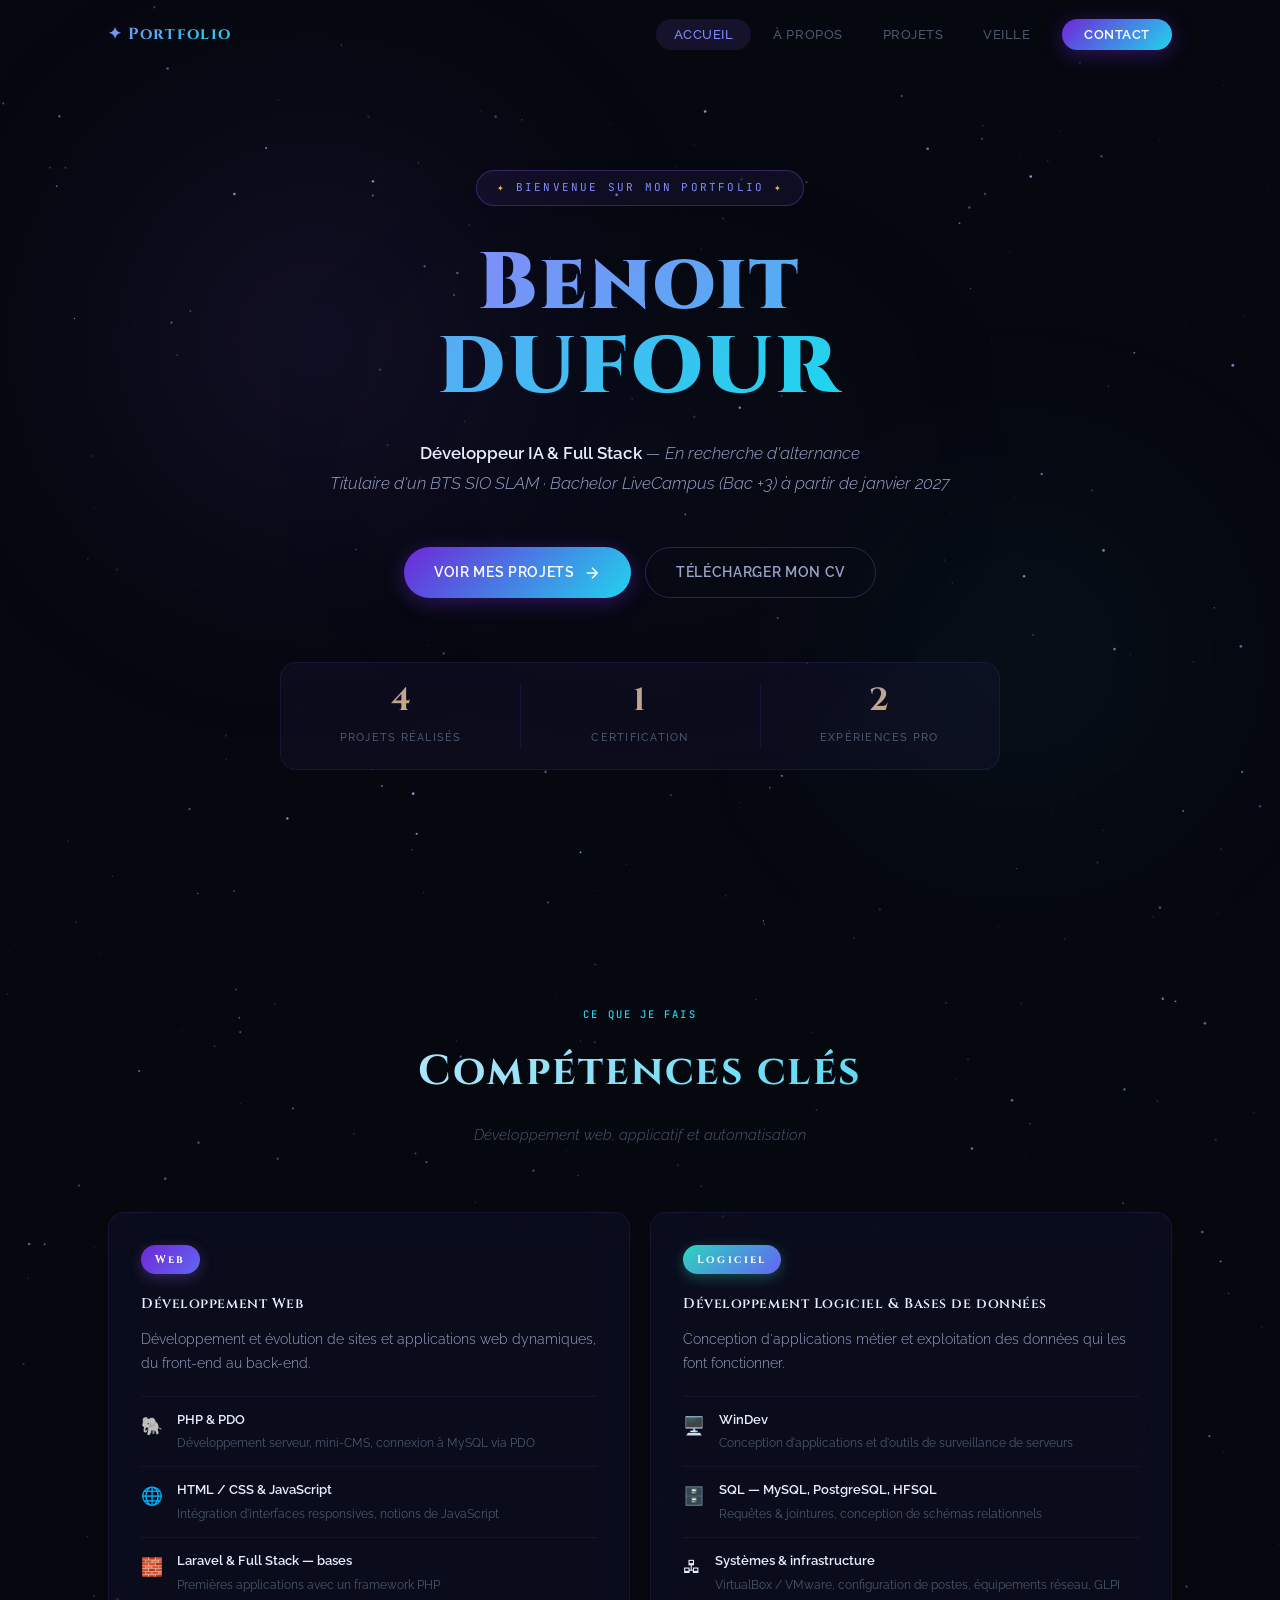
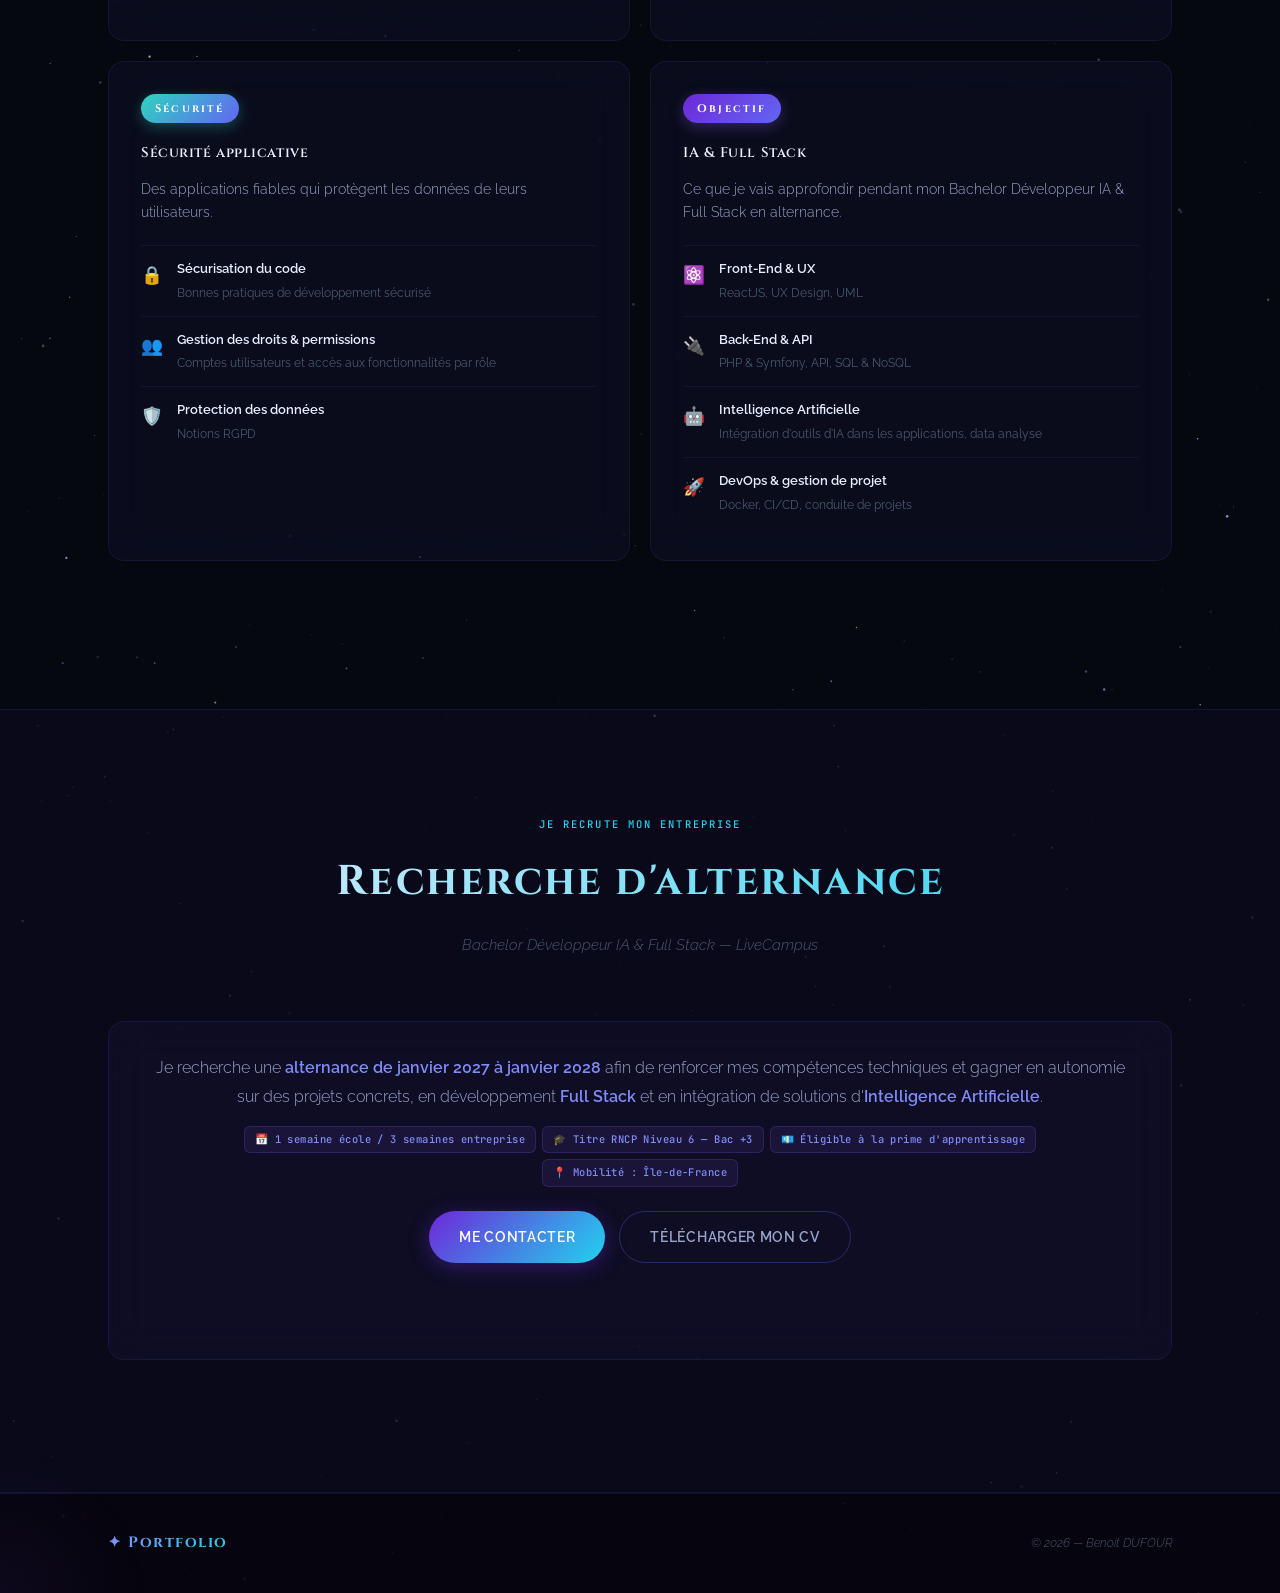
<file: index.html>
<!DOCTYPE html>
<html lang="fr">

<head>
    <meta charset="UTF-8">
    <meta name="viewport" content="width=device-width, initial-scale=1.0">
    <meta name="description" content="Portfolio de Benoit DUFOUR — Développeur IA &amp; Full Stack en recherche d'alternance (Bachelor LiveCampus, BTS SIO SLAM)">
    <title>Accueil | Portfolio — Benoit DUFOUR</title>
    <link rel="stylesheet" href="style.css">
</head>

<body>
    <canvas id="star-canvas"></canvas>

    <!-- ==================== NAVBAR ==================== -->
    <nav class="navbar" id="navbar">
        <div class="nav-container">
            <a href="index.html" class="nav-logo">✦ Portfolio</a>
            <ul class="nav-links" id="navLinks">
                <li><a href="index.html" class="nav-link active">Accueil</a></li>
                <li><a href="about.html" class="nav-link">À propos</a></li>
                <li><a href="projets.html" class="nav-link">Projets</a></li>
                <li><a href="veille.html" class="nav-link">Veille</a></li>
                <li><a href="about.html#contact" class="nav-link nav-link--cta">Contact</a></li>
            </ul>
            <button class="nav-burger" id="navBurger" aria-label="Menu">
                <span></span><span></span><span></span>
            </button>
        </div>
    </nav>

    <!-- ==================== HERO ==================== -->
    <section class="hero" id="hero">
        <div class="hero-orb hero-orb--1"></div>
        <div class="hero-orb hero-orb--2"></div>
        <div class="hero-orb hero-orb--3"></div>
        <div class="hero-content">
            <p class="hero-rune">Bienvenue sur mon portfolio</p>
            <h1 class="hero-title">
                <span class="gradient-text">Benoit DUFOUR</span>
            </h1>
            <p class="hero-subtitle animate-on-scroll">
                <strong>Développeur IA &amp; Full Stack</strong> — En recherche d'alternance<br>
                Titulaire d'un BTS SIO SLAM · Bachelor LiveCampus (Bac +3) à partir de janvier 2027
            </p>
            <div class="hero-actions animate-on-scroll">
                <a href="projets.html" class="btn btn--primary">
                    <span>Voir mes projets</span>
                    <svg width="18" height="18" viewBox="0 0 24 24" fill="none" stroke="currentColor" stroke-width="2"><path d="M5 12h14M12 5l7 7-7 7"/></svg>
                </a>
                <a href="CV-Benoit-DUFOUR.pdf" download class="btn btn--outline">Télécharger mon CV</a>
            </div>
            <div class="hero-stats animate-on-scroll">
                <div class="stat">
                    <span class="stat-number">4</span>
                    <span class="stat-label">Projets réalisés</span>
                </div>
                <div class="stat">
                    <span class="stat-number">1</span>
                    <span class="stat-label">Certification</span>
                </div>
                <div class="stat">
                    <span class="stat-number">2</span>
                    <span class="stat-label">Expériences pro</span>
                </div>
            </div>
        </div>
    </section>

    <!-- ==================== COMPÉTENCES CLÉS ==================== -->
    <section class="section" id="competences">
        <div class="container">
            <div class="section-header animate-on-scroll">
                <span class="section-tag">Ce que je fais</span>
                <h2 class="section-title">Compétences clés</h2>
                <p class="section-desc">Développement web, applicatif et automatisation</p>
            </div>

            <div class="options-grid">
                <div class="option-card magic-card animate-on-scroll">
                    <div class="option-badge option-badge--slam">Web</div>
                    <h3>Développement Web</h3>
                    <p>Développement et évolution de sites et applications web dynamiques, du front-end au back-end.</p>
                    <ul class="option-list">
                        <li>
                            <span class="option-list-icon">🐘</span>
                            <div>
                                <strong>PHP &amp; PDO</strong>
                                <p>Développement serveur, mini-CMS, connexion à MySQL via PDO</p>
                            </div>
                        </li>
                        <li>
                            <span class="option-list-icon">🌐</span>
                            <div>
                                <strong>HTML / CSS &amp; JavaScript</strong>
                                <p>Intégration d'interfaces responsives, notions de JavaScript</p>
                            </div>
                        </li>
                        <li>
                            <span class="option-list-icon">🧱</span>
                            <div>
                                <strong>Laravel &amp; Full Stack — bases</strong>
                                <p>Premières applications avec un framework PHP</p>
                            </div>
                        </li>
                    </ul>
                </div>

                <div class="option-card magic-card animate-on-scroll">
                    <div class="option-badge option-badge--sisr">Logiciel</div>
                    <h3>Développement Logiciel &amp; Bases de données</h3>
                    <p>Conception d'applications métier et exploitation des données qui les font fonctionner.</p>
                    <ul class="option-list">
                        <li>
                            <span class="option-list-icon">🖥️</span>
                            <div>
                                <strong>WinDev</strong>
                                <p>Conception d'applications et d'outils de surveillance de serveurs</p>
                            </div>
                        </li>
                        <li>
                            <span class="option-list-icon">🗄️</span>
                            <div>
                                <strong>SQL — MySQL, PostgreSQL, HFSQL</strong>
                                <p>Requêtes &amp; jointures, conception de schémas relationnels</p>
                            </div>
                        </li>
                        <li>
                            <span class="option-list-icon">🖧</span>
                            <div>
                                <strong>Systèmes &amp; infrastructure</strong>
                                <p>VirtualBox / VMware, configuration de postes, équipements réseau, GLPI</p>
                            </div>
                        </li>
                    </ul>
                </div>

                <div class="option-card magic-card animate-on-scroll">
                    <div class="option-badge option-badge--sisr">Sécurité</div>
                    <h3>Sécurité applicative</h3>
                    <p>Des applications fiables qui protègent les données de leurs utilisateurs.</p>
                    <ul class="option-list">
                        <li>
                            <span class="option-list-icon">🔒</span>
                            <div>
                                <strong>Sécurisation du code</strong>
                                <p>Bonnes pratiques de développement sécurisé</p>
                            </div>
                        </li>
                        <li>
                            <span class="option-list-icon">👥</span>
                            <div>
                                <strong>Gestion des droits &amp; permissions</strong>
                                <p>Comptes utilisateurs et accès aux fonctionnalités par rôle</p>
                            </div>
                        </li>
                        <li>
                            <span class="option-list-icon">🛡️</span>
                            <div>
                                <strong>Protection des données</strong>
                                <p>Notions RGPD</p>
                            </div>
                        </li>
                    </ul>
                </div>

                <div class="option-card magic-card animate-on-scroll">
                    <div class="option-badge option-badge--slam">Objectif</div>
                    <h3>IA &amp; Full Stack</h3>
                    <p>Ce que je vais approfondir pendant mon Bachelor Développeur IA &amp; Full Stack en alternance.</p>
                    <ul class="option-list">
                        <li>
                            <span class="option-list-icon">⚛️</span>
                            <div>
                                <strong>Front-End &amp; UX</strong>
                                <p>ReactJS, UX Design, UML</p>
                            </div>
                        </li>
                        <li>
                            <span class="option-list-icon">🔌</span>
                            <div>
                                <strong>Back-End &amp; API</strong>
                                <p>PHP &amp; Symfony, API, SQL &amp; NoSQL</p>
                            </div>
                        </li>
                        <li>
                            <span class="option-list-icon">🤖</span>
                            <div>
                                <strong>Intelligence Artificielle</strong>
                                <p>Intégration d'outils d'IA dans les applications, data analyse</p>
                            </div>
                        </li>
                        <li>
                            <span class="option-list-icon">🚀</span>
                            <div>
                                <strong>DevOps &amp; gestion de projet</strong>
                                <p>Docker, CI/CD, conduite de projets</p>
                            </div>
                        </li>
                    </ul>
                </div>
            </div>
        </div>
    </section>

    <!-- ==================== ALTERNANCE ==================== -->
    <section class="section section--alt" id="alternance">
        <div class="container">
            <div class="section-header animate-on-scroll">
                <span class="section-tag">Je recrute mon entreprise</span>
                <h2 class="section-title">Recherche d'alternance</h2>
                <p class="section-desc">Bachelor Développeur IA &amp; Full Stack — LiveCampus</p>
            </div>
            <div class="bts-intro magic-card animate-on-scroll">
                <p>Je recherche une <strong>alternance de janvier 2027 à janvier 2028</strong> afin de renforcer mes
                    compétences techniques et gagner en autonomie sur des projets concrets, en développement
                    <strong>Full Stack</strong> et en intégration de solutions d'<strong>Intelligence Artificielle</strong>.</p>
                <div class="tag-list" style="justify-content:center;">
                    <span class="tag">📅 1 semaine école / 3 semaines entreprise</span>
                    <span class="tag">🎓 Titre RNCP Niveau 6 — Bac +3</span>
                    <span class="tag">💶 Éligible à la prime d'apprentissage</span>
                    <span class="tag">📍 Mobilité : Île-de-France</span>
                </div>
                <div class="hero-actions" style="justify-content:center;margin-top:24px;">
                    <a href="about.html#contact" class="btn btn--primary"><span>Me contacter</span></a>
                    <a href="CV-Benoit-DUFOUR.pdf" download class="btn btn--outline">Télécharger mon CV</a>
                </div>
            </div>
        </div>
    </section>

    <!-- ==================== FOOTER ==================== -->
    <footer class="footer">
        <div class="container">
            <div class="footer-content">
                <a href="index.html" class="footer-logo">✦ Portfolio</a>
                <p class="footer-text">© 2026 — Benoit DUFOUR</p>
            </div>
        </div>
    </footer>

    <script src="script.js"></script>
</body>

</html>
</file>
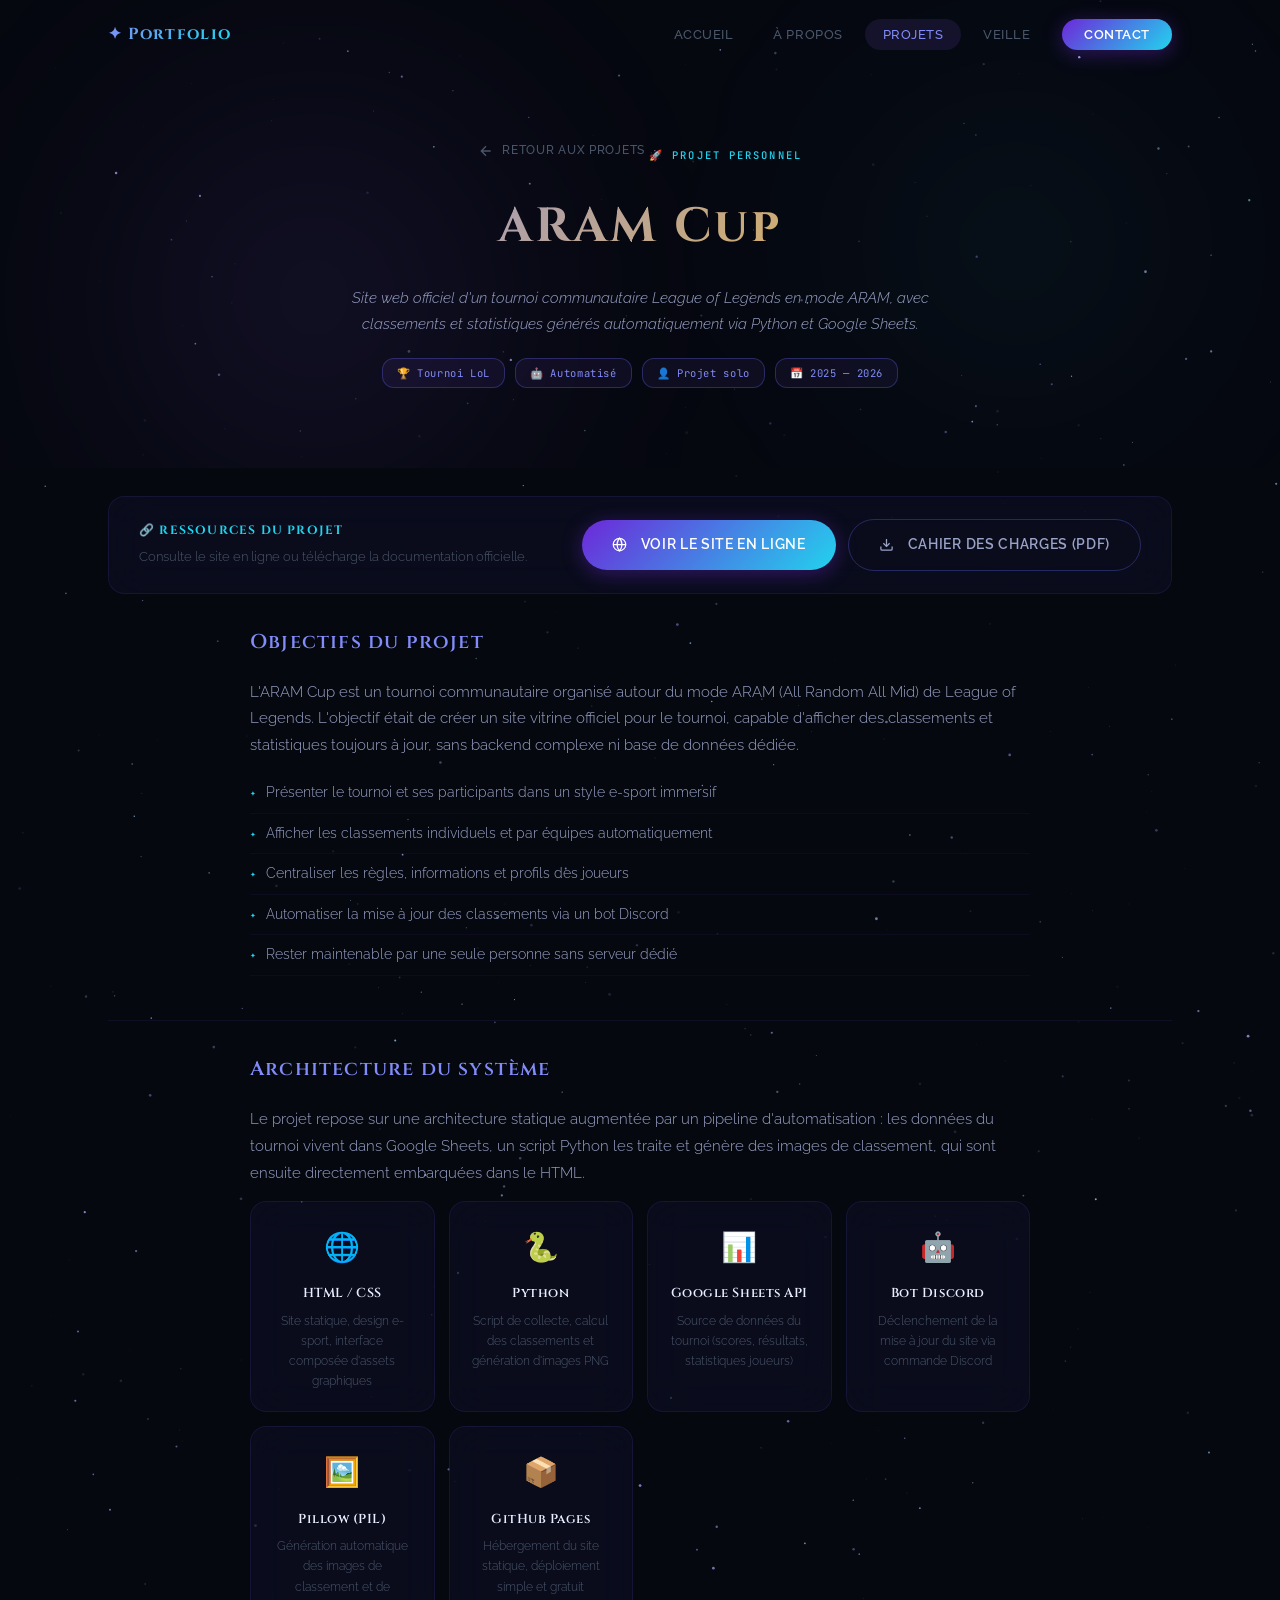
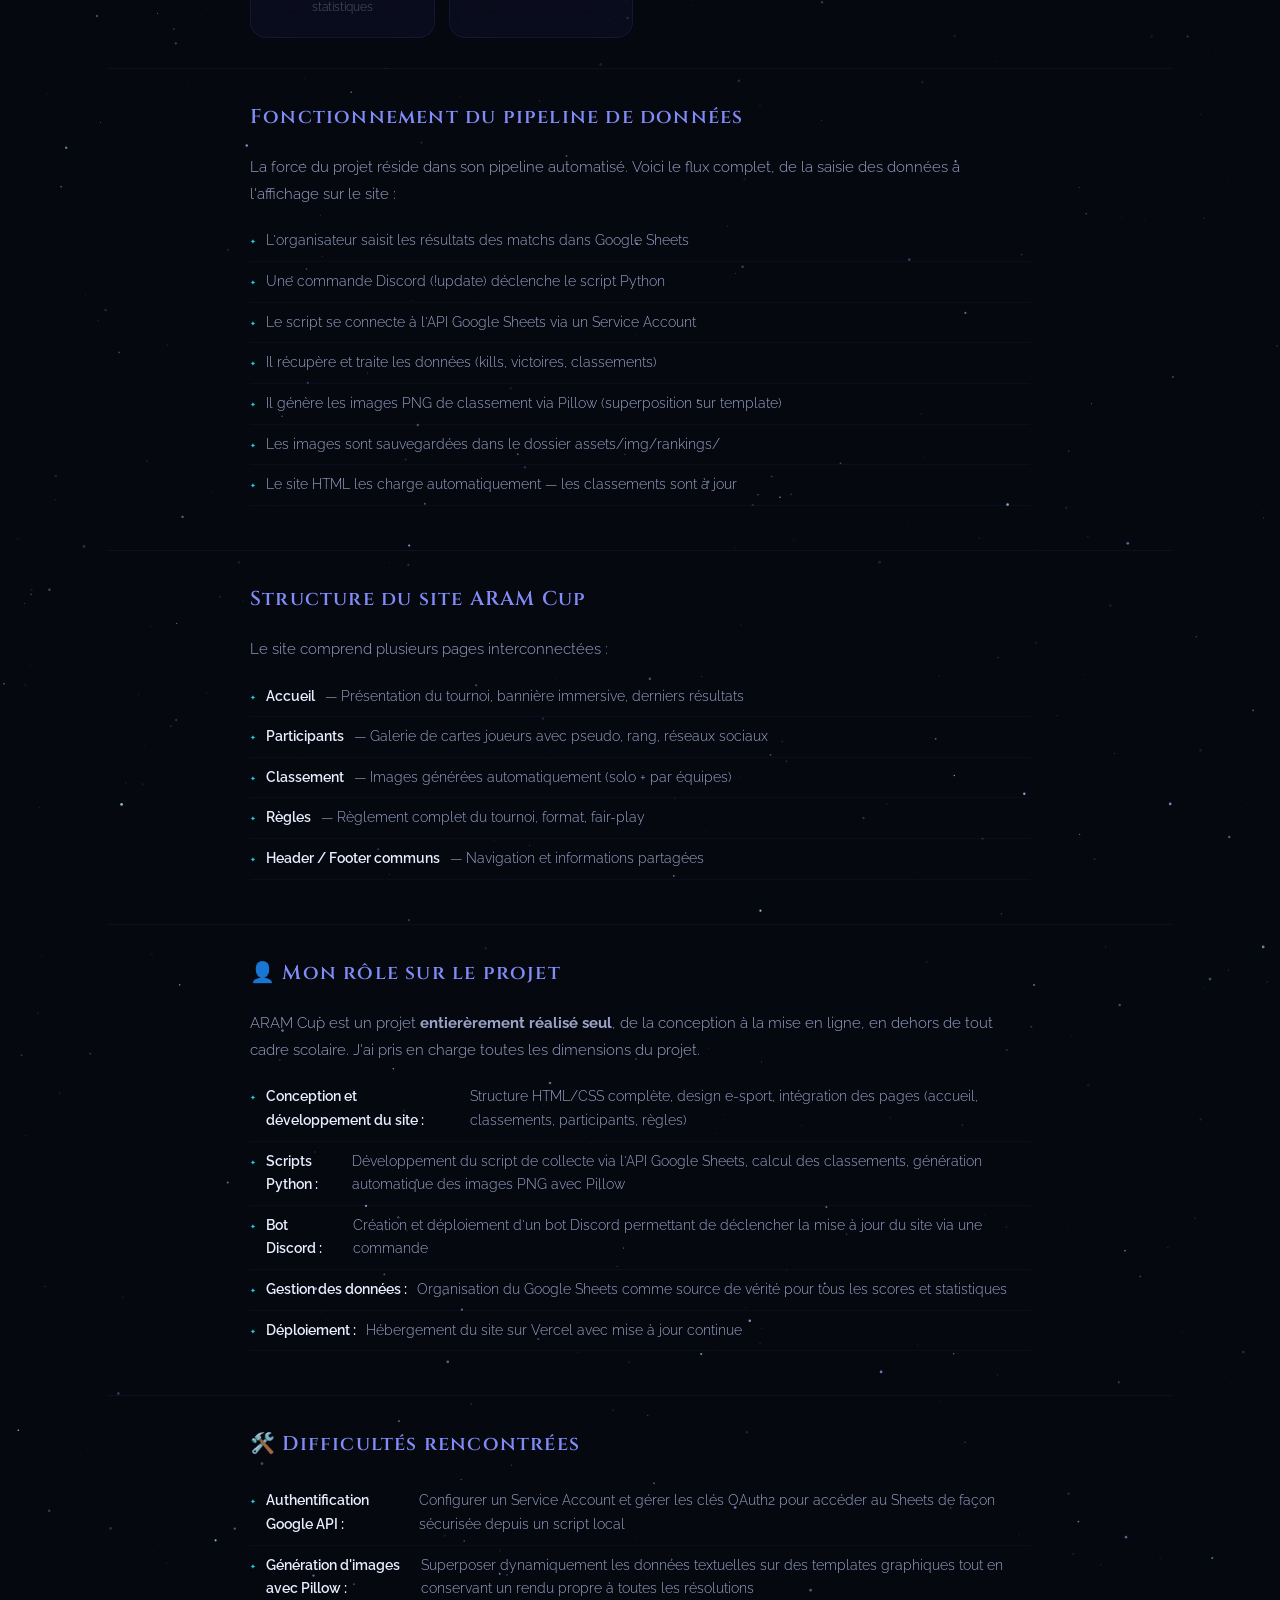
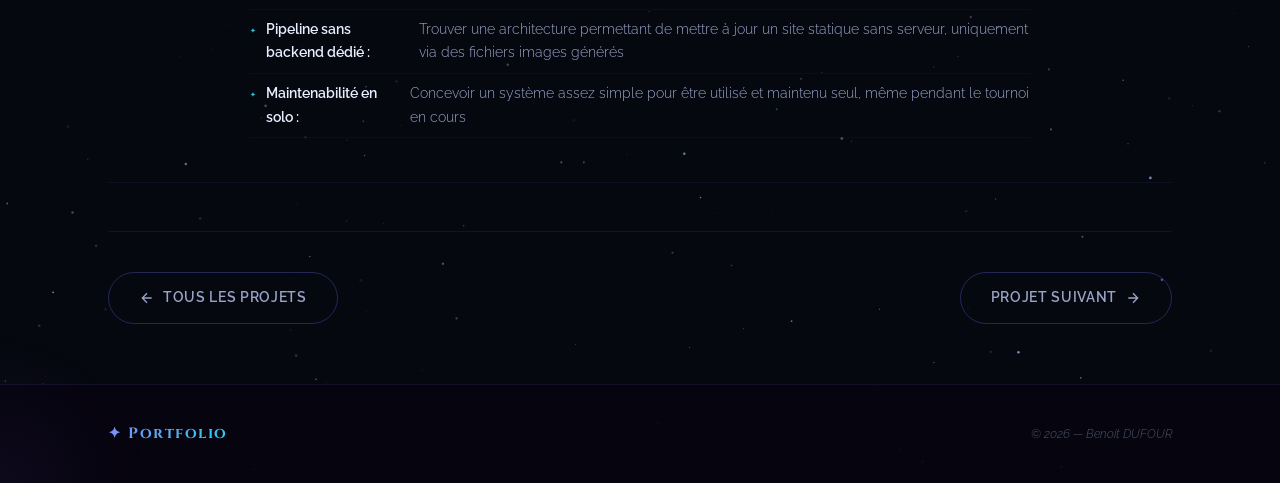
<file: projet-aram.html>
<!DOCTYPE html>
<html lang="fr">

<head>
    <meta charset="UTF-8">
    <meta name="viewport" content="width=device-width, initial-scale=1.0">
    <meta name="description"
        content="ARAM Cup — Site de tournoi communautaire League of Legends avec classements automatisés">
    <title>ARAM Cup | Portfolio — Benoit DUFOUR</title>
    <link rel="stylesheet" href="style.css">
</head>

<body>
    <canvas id="star-canvas"></canvas>

    <!-- ==================== NAVBAR ==================== -->
    <nav class="navbar" id="navbar">
        <div class="nav-container">
            <a href="index.html" class="nav-logo">✦ Portfolio</a>
            <ul class="nav-links" id="navLinks">
                <li><a href="index.html" class="nav-link">Accueil</a></li>
                <li><a href="about.html" class="nav-link">À propos</a></li>
                <li><a href="projets.html" class="nav-link active">Projets</a></li>
                <li><a href="veille.html" class="nav-link">Veille</a></li>
                <li><a href="about.html#contact" class="nav-link nav-link--cta">Contact</a></li>
            </ul>
            <button class="nav-burger" id="navBurger" aria-label="Menu"><span></span><span></span><span></span></button>
        </div>
    </nav>

    <!-- ==================== HERO ==================== -->
    <section class="projet-detail-hero">
        <div class="hero-orb hero-orb--1"></div>
        <div class="hero-orb hero-orb--2"></div>
        <div class="container">
            <div class="projet-detail-header animate-on-scroll">
                <a href="projets.html" class="back-link">
                    <svg width="16" height="16" viewBox="0 0 24 24" fill="none" stroke="currentColor" stroke-width="2">
                        <path d="M19 12H5M12 19l-7-7 7-7" />
                    </svg>
                    Retour aux projets
                </a>
                <span class="section-tag">🚀 Projet personnel</span>
                <h1 class="projet-detail-title">ARAM Cup</h1>
                <p class="projet-detail-subtitle">
                    Site web officiel d'un tournoi communautaire League of Legends en mode ARAM,
                    avec classements et statistiques générés automatiquement via Python et Google Sheets.
                </p>
                <div class="projet-detail-meta">
                    <span class="meta-badge">🏆 Tournoi LoL</span>
                    <span class="meta-badge">🤖 Automatisé</span>
                    <span class="meta-badge">👤 Projet solo</span>
                    <span class="meta-badge">📅 2025 — 2026</span>
                </div>
            </div>
        </div>
    </section>

    <!-- ==================== RESSOURCES ==================== -->
    <div class="container" style="padding-top: 28px;">
        <div class="project-resources magic-card animate-on-scroll">
            <div class="project-resources-info">
                <span class="project-resources-label">🔗 Ressources du projet</span>
                <p>Consulte le site en ligne ou télécharge la documentation officielle.</p>
            </div>
            <div class="project-resources-actions">
                <a href="https://aram-cupv2.vercel.app" target="_blank" rel="noopener" class="btn btn--primary">
                    <svg width="15" height="15" viewBox="0 0 24 24" fill="none" stroke="currentColor" stroke-width="2"
                        style="margin-right:6px">
                        <circle cx="12" cy="12" r="10" />
                        <path
                            d="M2 12h20M12 2a15.3 15.3 0 0 1 4 10 15.3 15.3 0 0 1-4 10 15.3 15.3 0 0 1-4-10 15.3 15.3 0 0 1 4-10z" />
                    </svg>
                    Voir le site en ligne
                </a>
                <a href="ARAM_Cup_Cahier_des_charges.pdf" download="ARAM_Cup_Cahier_des_charges.pdf"
                    class="btn btn--outline">
                    <svg width="15" height="15" viewBox="0 0 24 24" fill="none" stroke="currentColor" stroke-width="2"
                        style="margin-right:6px">
                        <path d="M21 15v4a2 2 0 0 1-2 2H5a2 2 0 0 1-2-2v-4" />
                        <polyline points="7 10 12 15 17 10" />
                        <line x1="12" y1="15" x2="12" y2="3" />
                    </svg>
                    Cahier des charges (PDF)
                </a>
            </div>
        </div>
    </div>

    <!-- ==================== CONTENU ==================== -->
    <div class="container">

        <!-- Objectifs -->
        <section class="projet-section animate-on-scroll">
            <div class="projet-content">
                <h2 class="projet-section-title">Objectifs du projet</h2>
                <p>
                    L'ARAM Cup est un tournoi communautaire organisé autour du mode ARAM (All Random All Mid)
                    de League of Legends. L'objectif était de créer un site vitrine officiel pour le tournoi,
                    capable d'afficher des classements et statistiques toujours à jour, sans backend complexe
                    ni base de données dédiée.
                </p>
                <ul>
                    <li>Présenter le tournoi et ses participants dans un style e-sport immersif</li>
                    <li>Afficher les classements individuels et par équipes automatiquement</li>
                    <li>Centraliser les règles, informations et profils des joueurs</li>
                    <li>Automatiser la mise à jour des classements via un bot Discord</li>
                    <li>Rester maintenable par une seule personne sans serveur dédié</li>
                </ul>
            </div>
        </section>

        <!-- Architecture -->
        <section class="projet-section animate-on-scroll">
            <div class="projet-content">
                <h2 class="projet-section-title">Architecture du système</h2>
                <p>
                    Le projet repose sur une architecture statique augmentée par un pipeline d'automatisation :
                    les données du tournoi vivent dans Google Sheets, un script Python les traite et génère
                    des images de classement, qui sont ensuite directement embarquées dans le HTML.
                </p>
                <div class="tech-grid">
                    <div class="tech-item magic-card">
                        <div class="icon">🌐</div>
                        <h4>HTML / CSS</h4>
                        <p>Site statique, design e-sport, interface composée d'assets graphiques</p>
                    </div>
                    <div class="tech-item magic-card">
                        <div class="icon">🐍</div>
                        <h4>Python</h4>
                        <p>Script de collecte, calcul des classements et génération d'images PNG</p>
                    </div>
                    <div class="tech-item magic-card">
                        <div class="icon">📊</div>
                        <h4>Google Sheets API</h4>
                        <p>Source de données du tournoi (scores, résultats, statistiques joueurs)</p>
                    </div>
                    <div class="tech-item magic-card">
                        <div class="icon">🤖</div>
                        <h4>Bot Discord</h4>
                        <p>Déclenchement de la mise à jour du site via commande Discord</p>
                    </div>
                    <div class="tech-item magic-card">
                        <div class="icon">🖼️</div>
                        <h4>Pillow (PIL)</h4>
                        <p>Génération automatique des images de classement et de statistiques</p>
                    </div>
                    <div class="tech-item magic-card">
                        <div class="icon">📦</div>
                        <h4>GitHub Pages</h4>
                        <p>Hébergement du site statique, déploiement simple et gratuit</p>
                    </div>
                </div>
            </div>
        </section>

        <!-- Flux de données -->
        <section class="projet-section animate-on-scroll">
            <div class="projet-content">
                <h2 class="projet-section-title">Fonctionnement du pipeline de données</h2>
                <p>
                    La force du projet réside dans son pipeline automatisé. Voici le flux complet,
                    de la saisie des données à l'affichage sur le site :
                </p>
                <ul>
                    <li>L'organisateur saisit les résultats des matchs dans Google Sheets</li>
                    <li>Une commande Discord (!update) déclenche le script Python</li>
                    <li>Le script se connecte à l'API Google Sheets via un Service Account</li>
                    <li>Il récupère et traite les données (kills, victoires, classements)</li>
                    <li>Il génère les images PNG de classement via Pillow (superposition sur template)</li>
                    <li>Les images sont sauvegardées dans le dossier assets/img/rankings/</li>
                    <li>Le site HTML les charge automatiquement — les classements sont à jour</li>
                </ul>
            </div>
        </section>

        <!-- Pages du site -->
        <section class="projet-section animate-on-scroll">
            <div class="projet-content">
                <h2 class="projet-section-title">Structure du site ARAM Cup</h2>
                <p>Le site comprend plusieurs pages interconnectées :</p>
                <ul>
                    <li><strong>Accueil</strong> — Présentation du tournoi, bannière immersive, derniers résultats</li>
                    <li><strong>Participants</strong> — Galerie de cartes joueurs avec pseudo, rang, réseaux sociaux
                    </li>
                    <li><strong>Classement</strong> — Images générées automatiquement (solo + par équipes)</li>
                    <li><strong>Règles</strong> — Règlement complet du tournoi, format, fair-play</li>
                    <li><strong>Header / Footer communs</strong> — Navigation et informations partagées</li>
                </ul>
            </div>
        </section>

        <!-- Mon rôle sur le projet -->
        <section class="projet-section animate-on-scroll">
            <div class="projet-content">
                <h2 class="projet-section-title">👤 Mon rôle sur le projet</h2>
                <p>
                    ARAM Cup est un projet <strong>entierèrement réalisé seul</strong>, de la conception à la mise en ligne, en dehors de tout cadre scolaire. J'ai pris en charge toutes les dimensions du projet.
                </p>
                <ul>
                    <li><strong>Conception et développement du site :</strong> Structure HTML/CSS complète, design e-sport, intégration des pages (accueil, classements, participants, règles)</li>
                    <li><strong>Scripts Python :</strong> Développement du script de collecte via l'API Google Sheets, calcul des classements, génération automatique des images PNG avec Pillow</li>
                    <li><strong>Bot Discord :</strong> Création et déploiement d'un bot Discord permettant de déclencher la mise à jour du site via une commande</li>
                    <li><strong>Gestion des données :</strong> Organisation du Google Sheets comme source de vérité pour tous les scores et statistiques</li>
                    <li><strong>Déploiement :</strong> Hébergement du site sur Vercel avec mise à jour continue</li>
                </ul>
            </div>
        </section>

        <!-- Difficultés rencontrées -->
        <section class="projet-section animate-on-scroll">
            <div class="projet-content">
                <h2 class="projet-section-title">🛠️ Difficultés rencontrées</h2>
                <ul>
                    <li><strong>Authentification Google API :</strong> Configurer un Service Account et gérer les clés OAuth2 pour accéder au Sheets de façon sécurisée depuis un script local</li>
                    <li><strong>Génération d'images avec Pillow :</strong> Superposer dynamiquement les données textuelles sur des templates graphiques tout en conservant un rendu propre à toutes les résolutions</li>
                    <li><strong>Pipeline sans backend dédié :</strong> Trouver une architecture permettant de mettre à jour un site statique sans serveur, uniquement via des fichiers images générés</li>
                    <li><strong>Maintenabilité en solo :</strong> Concevoir un système assez simple pour être utilisé et maintenu seul, même pendant le tournoi en cours</li>
                </ul>
            </div>
        </section>

        <!-- Navigation entre projets -->
        <div class="project-nav animate-on-scroll">
            <a href="projets.html" class="btn btn--outline">
                <svg width="16" height="16" viewBox="0 0 24 24" fill="none" stroke="currentColor" stroke-width="2">
                    <path d="M19 12H5M12 19l-7-7 7-7" />
                </svg>
                Tous les projets
            </a>
            <a href="projet-6.html" class="btn btn--outline">
                Projet suivant
                <svg width="16" height="16" viewBox="0 0 24 24" fill="none" stroke="currentColor" stroke-width="2">
                    <path d="M5 12h14M12 5l7 7-7 7" />
                </svg>
            </a>
        </div>

    </div>

    <!-- ==================== FOOTER ==================== -->
    <footer class="footer">
        <div class="container">
            <div class="footer-content">
                <a href="index.html" class="footer-logo">✦ Portfolio</a>
                <p class="footer-text">© 2026 — Benoit DUFOUR</p>
            </div>
        </div>
    </footer>

    <script src="script.js"></script>
</body>

</html>
</file>
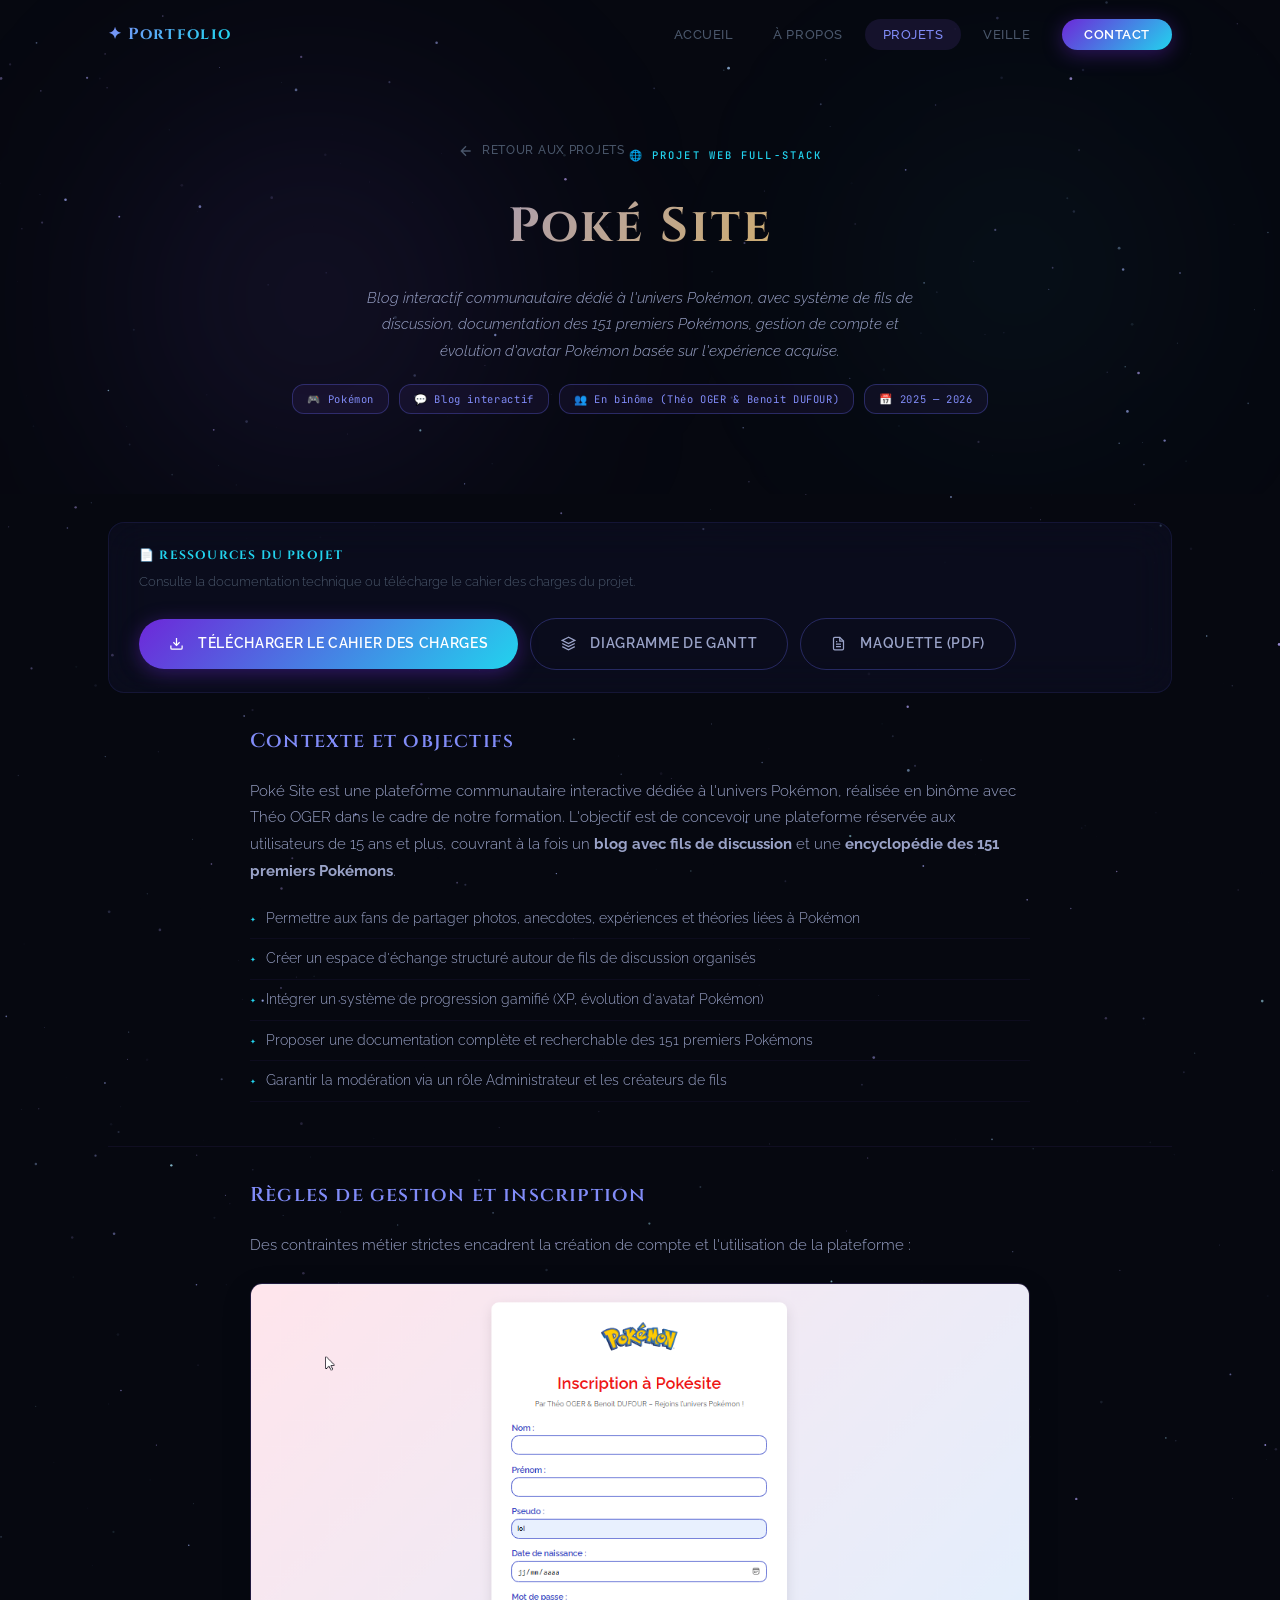
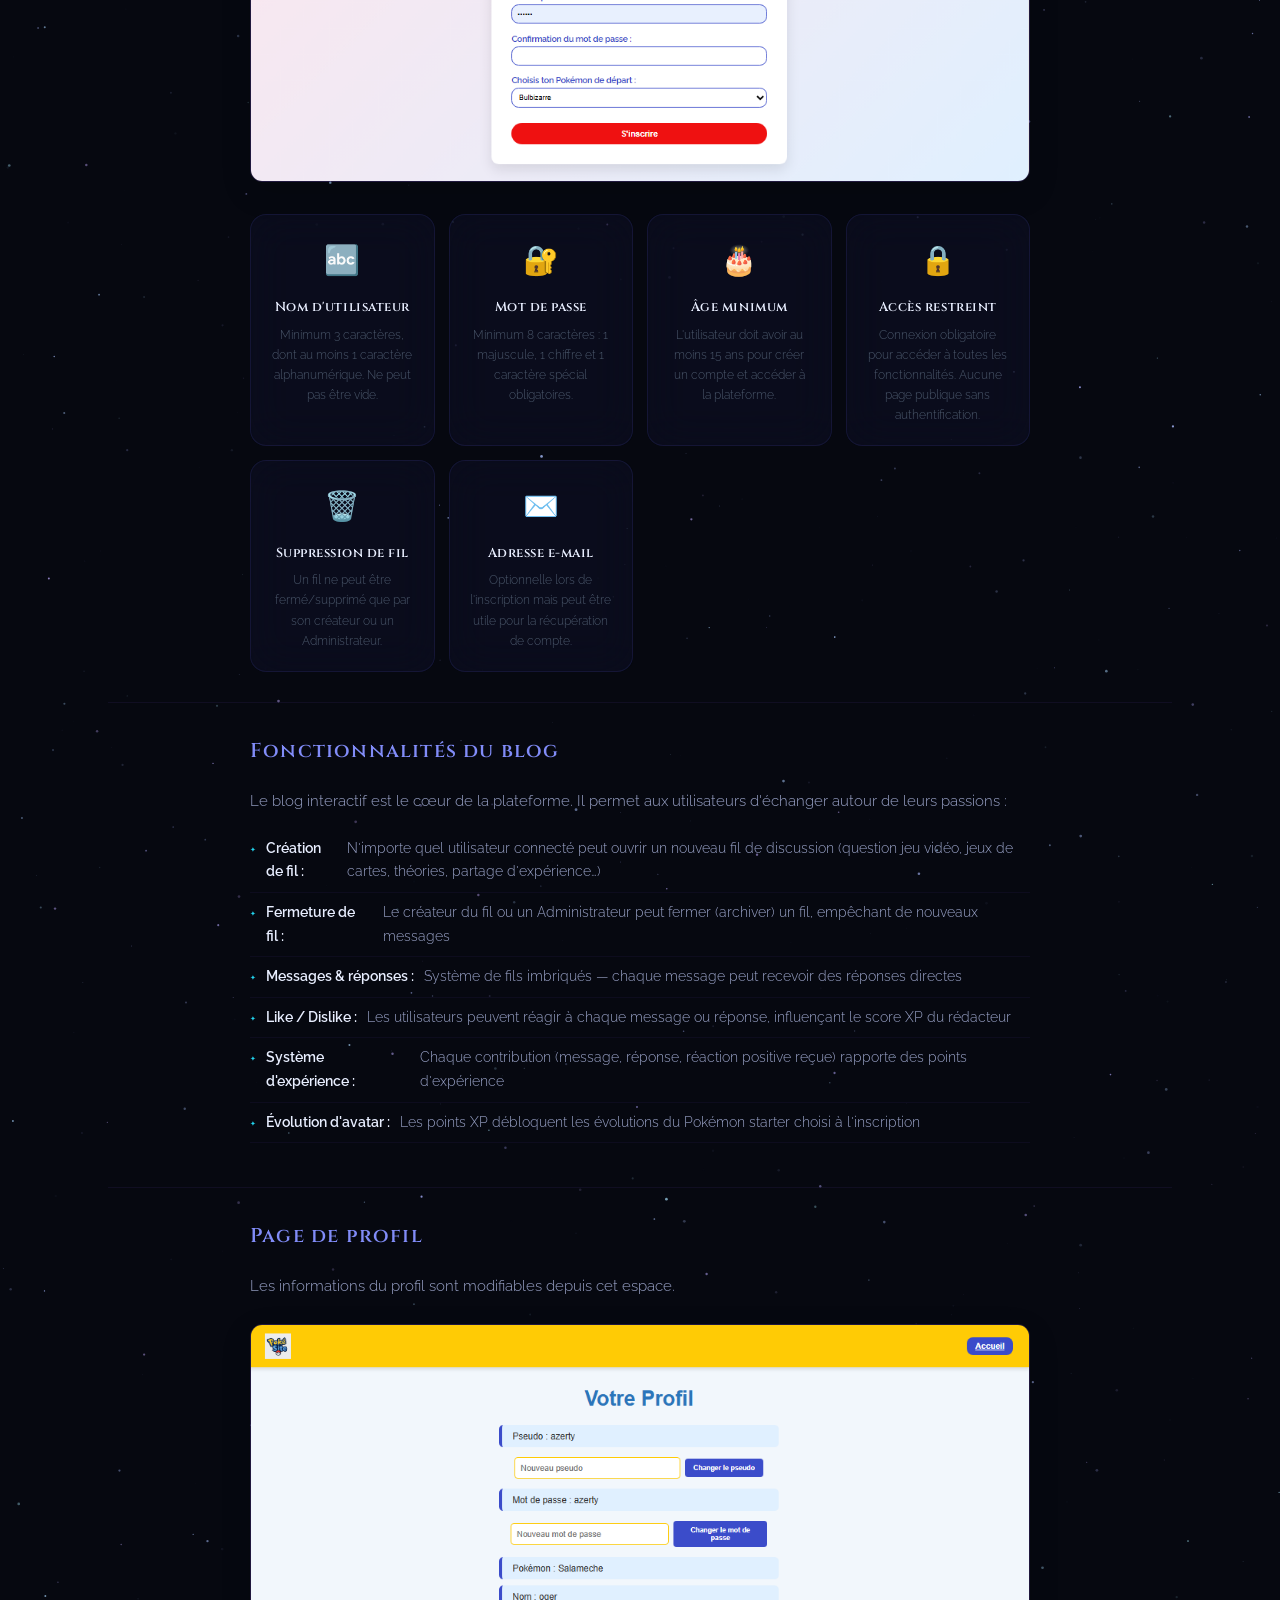
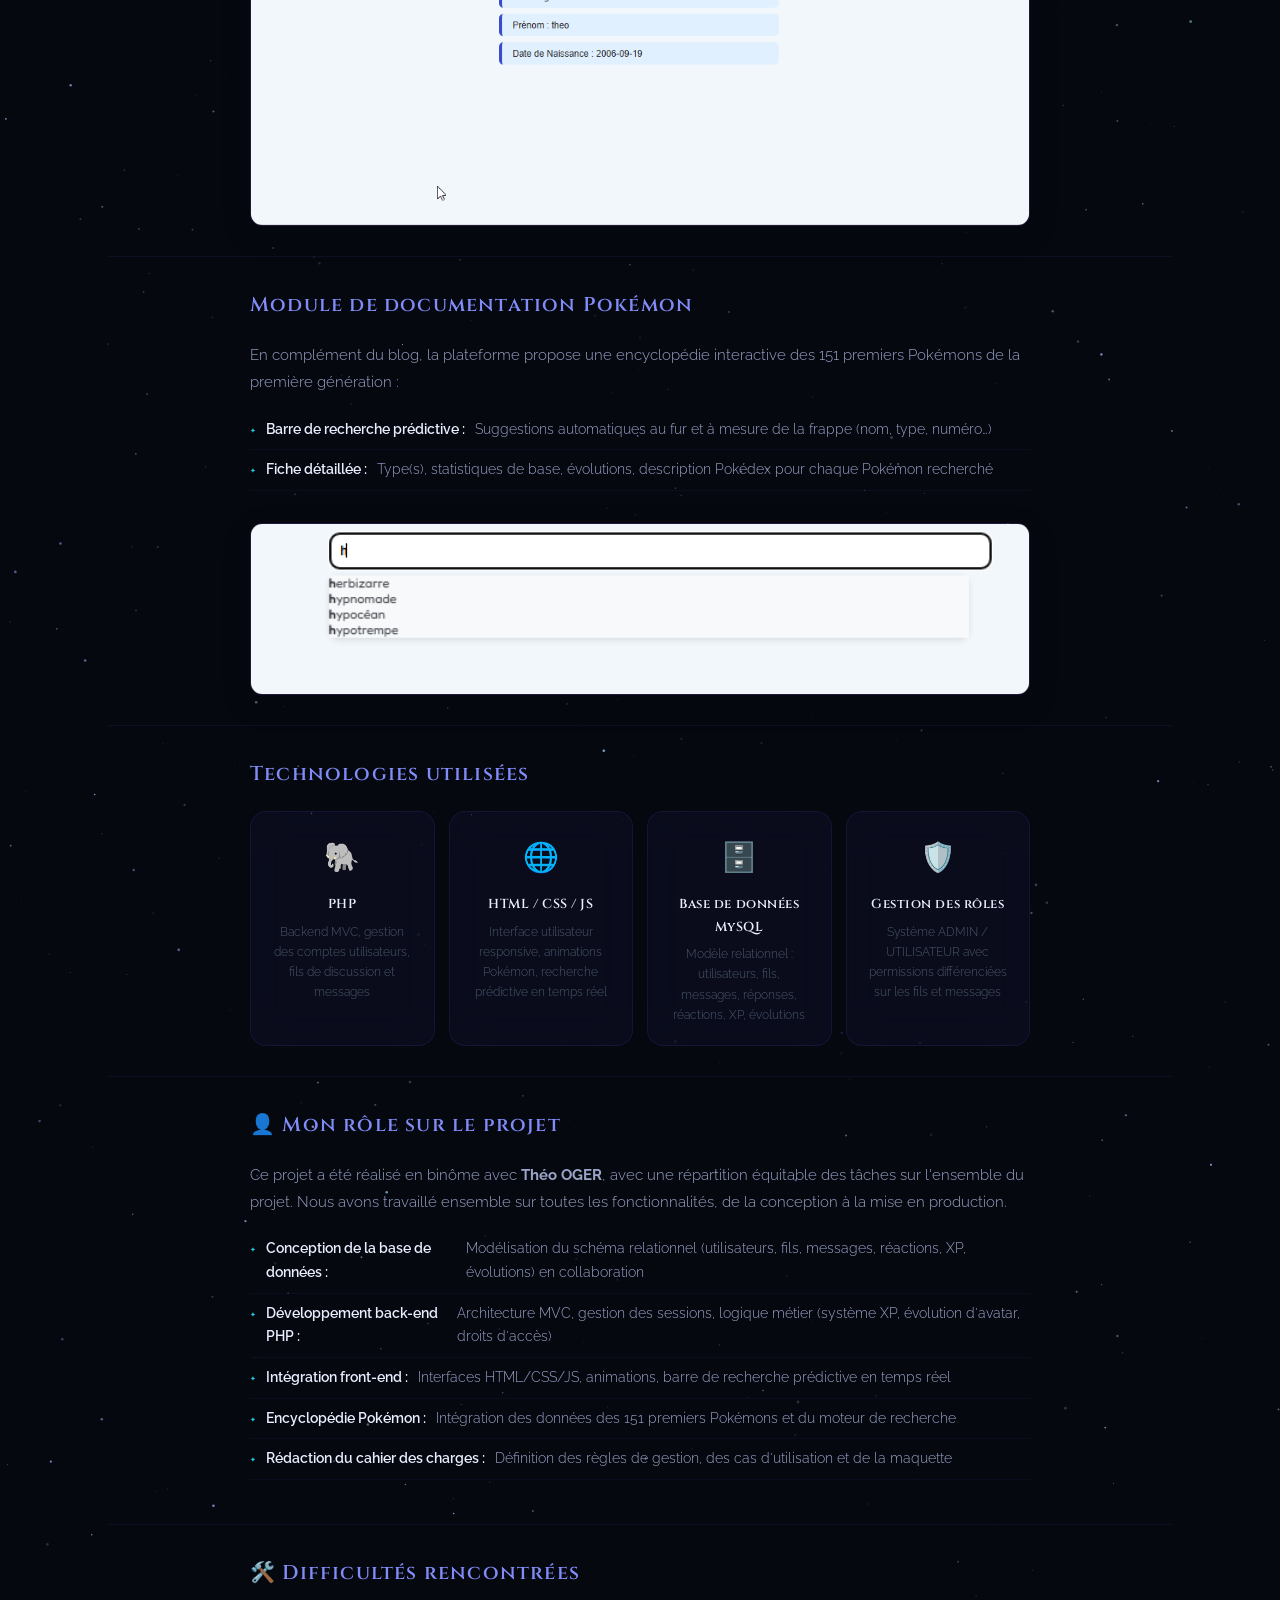
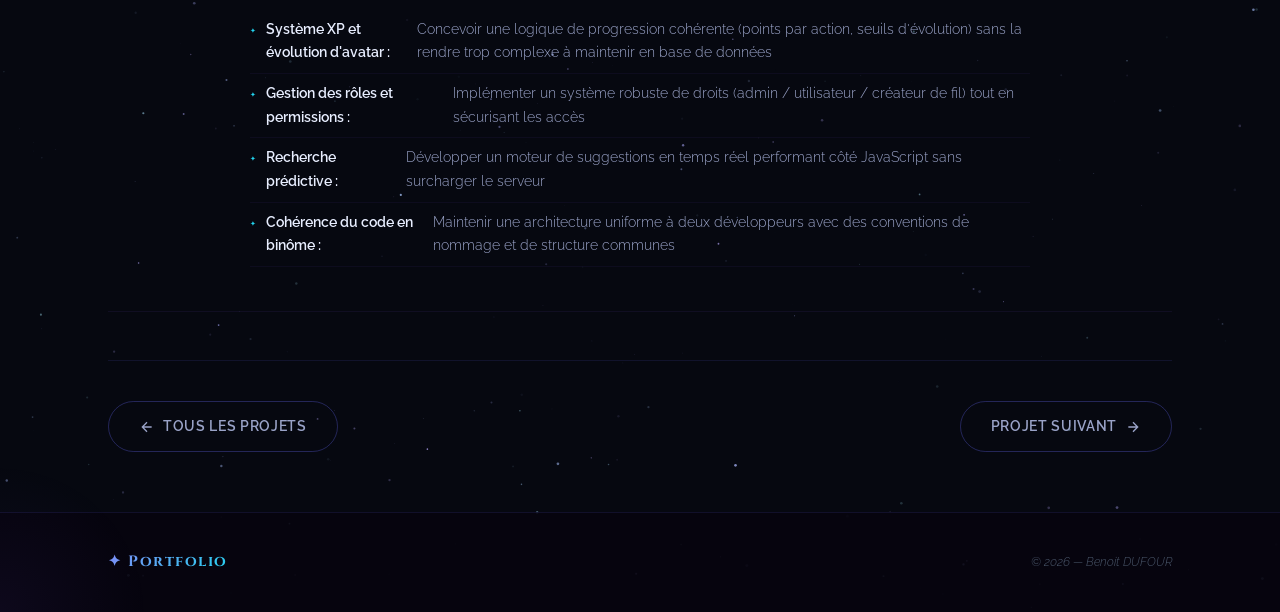
<file: projet-pokemon.html>
<!DOCTYPE html>
<html lang="fr">

<head>
    <meta charset="UTF-8">
    <meta name="viewport" content="width=device-width, initial-scale=1.0">
    <meta name="description"
        content="Poké Site — Blog interactif communautaire Pokémon avec système d'expérience, évolution d'avatar et encyclopédie">
    <title>Poké Site | Portfolio — Benoit DUFOUR</title>
    <link rel="stylesheet" href="style.css">
</head>

<body>
    <canvas id="star-canvas"></canvas>

    <!-- ==================== NAVBAR ==================== -->
    <nav class="navbar" id="navbar">
        <div class="nav-container">
            <a href="index.html" class="nav-logo">✦ Portfolio</a>
            <ul class="nav-links" id="navLinks">
                <li><a href="index.html" class="nav-link">Accueil</a></li>
                <li><a href="about.html" class="nav-link">À propos</a></li>
                <li><a href="projets.html" class="nav-link active">Projets</a></li>
                <li><a href="veille.html" class="nav-link">Veille</a></li>
                <li><a href="about.html#contact" class="nav-link nav-link--cta">Contact</a></li>
            </ul>
            <button class="nav-burger" id="navBurger" aria-label="Menu"><span></span><span></span><span></span></button>
        </div>
    </nav>

    <!-- ==================== HERO ==================== -->
    <section class="projet-detail-hero">
        <div class="hero-orb hero-orb--1"></div>
        <div class="hero-orb hero-orb--2"></div>
        <div class="container">
            <div class="projet-detail-header animate-on-scroll">
                <a href="projets.html" class="back-link">
                    <svg width="16" height="16" viewBox="0 0 24 24" fill="none" stroke="currentColor" stroke-width="2">
                        <path d="M19 12H5M12 19l-7-7 7-7" />
                    </svg>
                    Retour aux projets
                </a>
                <span class="section-tag">🌐 Projet web full-stack</span>
                <h1 class="projet-detail-title">Poké Site</h1>
                <p class="projet-detail-subtitle">
                    Blog interactif communautaire dédié à l'univers Pokémon, avec système de fils de discussion,
                    documentation des 151 premiers Pokémons, gestion de compte et évolution d'avatar Pokémon
                    basée sur l'expérience acquise.
                </p>
                <div class="projet-detail-meta">
                    <span class="meta-badge">🎮 Pokémon</span>
                    <span class="meta-badge">💬 Blog interactif</span>
                    <span class="meta-badge">👥 En binôme (Théo OGER & Benoit DUFOUR)</span>
                    <span class="meta-badge">📅 2025 — 2026</span>
                </div>
            </div>
        </div>
    </section>

    <!-- ==================== RESSOURCES ==================== -->
    <div class="container" style="padding-top: 28px;">
        <div class="project-resources magic-card animate-on-scroll">
            <div class="project-resources-info">
                <span class="project-resources-label">📄 Ressources du projet</span>
                <p>Consulte la documentation technique ou télécharge le cahier des charges du projet.</p>
            </div>
            <div class="project-resources-actions">
                <a href="Cahier_des_charges_Théo_Benoit.txt" download="Cahier_des_charges_Théo_Benoit.txt" class="btn btn--primary">
                    <svg width="15" height="15" viewBox="0 0 24 24" fill="none" stroke="currentColor" stroke-width="2" style="margin-right:6px"><path d="M21 15v4a2 2 0 0 1-2 2H5a2 2 0 0 1-2-2v-4"/><polyline points="7 10 12 15 17 10"/><line x1="12" y1="15" x2="12" y2="3"/></svg>
                    Télécharger le Cahier des charges
                </a>
                <a href="Gantt.xlsx" download="Gantt.xlsx" class="btn btn--outline">
                    <svg width="15" height="15" viewBox="0 0 24 24" fill="none" stroke="currentColor" stroke-width="2" style="margin-right:6px"><polygon points="12 2 2 7 12 12 22 7 12 2"/><polyline points="2 17 12 22 22 17"/><polyline points="2 12 12 17 22 12"/></svg>
                    Diagramme de Gantt
                </a>
                <a href="Maquette_Théo_Benoit.pdf" download="Maquette_Théo_Benoit.pdf" class="btn btn--outline">
                    <svg width="15" height="15" viewBox="0 0 24 24" fill="none" stroke="currentColor" stroke-width="2" style="margin-right:6px"><path d="M14 2H6a2 2 0 0 0-2 2v16a2 2 0 0 0 2 2h12a2 2 0 0 0 2-2V8z"/><polyline points="14 2 14 8 20 8"/><line x1="16" y1="13" x2="8" y2="13"/><line x1="16" y1="17" x2="8" y2="17"/><polyline points="10 9 9 9 8 9"/></svg>
                    Maquette (PDF)
                </a>
            </div>
        </div>
    </div>

    <!-- ==================== CONTENU ==================== -->
    <div class="container">

        <!-- Contexte et objectifs -->
        <section class="projet-section animate-on-scroll">
            <div class="projet-content">
                <h2 class="projet-section-title">Contexte et objectifs</h2>
                <p>
                    Poké Site est une plateforme communautaire interactive dédiée à l'univers Pokémon, réalisée en binôme avec Théo OGER dans le cadre de notre formation. L'objectif est de concevoir
                    une plateforme réservée aux utilisateurs
                    de 15 ans et plus, couvrant à la fois un <strong>blog avec fils de discussion</strong>
                    et une <strong>encyclopédie des 151 premiers Pokémons</strong>.
                </p>
                <ul>
                    <li>Permettre aux fans de partager photos, anecdotes, expériences et théories liées à Pokémon</li>
                    <li>Créer un espace d'échange structuré autour de fils de discussion organisés</li>
                    <li>Intégrer un système de progression gamifié (XP, évolution d'avatar Pokémon)</li>
                    <li>Proposer une documentation complète et recherchable des 151 premiers Pokémons</li>
                    <li>Garantir la modération via un rôle Administrateur et les créateurs de fils</li>
                </ul>
            </div>
        </section>


        <!-- Règles de gestion et inscription -->
        <section class="projet-section animate-on-scroll">
            <div class="projet-content">
                <h2 class="projet-section-title">Règles de gestion et inscription</h2>
                <p>Des contraintes métier strictes encadrent la création de compte et l'utilisation de la plateforme :
                </p>
                <div style="border-radius: 12px; overflow: hidden; box-shadow: 0 10px 30px rgba(0,0,0,0.15); border: 1px solid rgba(139,92,246,0.2); margin-bottom: 2rem; margin-top: 1.5rem;">
                    <img src="inscription_pokesite.png" alt="Inscription PokéSite" style="width: 100%; display: block;">
                </div>

                <div class="tech-grid" style="margin-top: 1.5rem;">
                    <div class="tech-item magic-card">
                        <div class="icon">🔤</div>
                        <h4>Nom d'utilisateur</h4>
                        <p>Minimum 3 caractères, dont au moins 1 caractère alphanumérique. Ne peut pas être vide.</p>
                    </div>
                    <div class="tech-item magic-card">
                        <div class="icon">🔐</div>
                        <h4>Mot de passe</h4>
                        <p>Minimum 8 caractères : 1 majuscule, 1 chiffre et 1 caractère spécial obligatoires.</p>
                    </div>
                    <div class="tech-item magic-card">
                        <div class="icon">🎂</div>
                        <h4>Âge minimum</h4>
                        <p>L'utilisateur doit avoir au moins 15 ans pour créer un compte et accéder à la plateforme.</p>
                    </div>
                    <div class="tech-item magic-card">
                        <div class="icon">🔒</div>
                        <h4>Accès restreint</h4>
                        <p>Connexion obligatoire pour accéder à toutes les fonctionnalités. Aucune page publique sans
                            authentification.</p>
                    </div>
                    <div class="tech-item magic-card">
                        <div class="icon">🗑️</div>
                        <h4>Suppression de fil</h4>
                        <p>Un fil ne peut être fermé/supprimé que par son créateur ou un Administrateur.</p>
                    </div>
                    <div class="tech-item magic-card">
                        <div class="icon">✉️</div>
                        <h4>Adresse e-mail</h4>
                        <p>Optionnelle lors de l'inscription mais peut être utile pour la récupération de compte.</p>
                    </div>
                </div>
            </div>
        </section>

        <!-- Fonctionnalités blog -->
        <section class="projet-section animate-on-scroll">
            <div class="projet-content">
                <h2 class="projet-section-title">Fonctionnalités du blog</h2>
                <p>Le blog interactif est le cœur de la plateforme. Il permet aux utilisateurs d'échanger autour de
                    leurs passions :</p>
                <ul>
                    <li><strong>Création de fil&nbsp;:</strong> N'importe quel utilisateur connecté peut ouvrir un nouveau
                        fil de discussion (question jeu vidéo, jeux de cartes, théories, partage d'expérience…)</li>
                    <li><strong>Fermeture de fil&nbsp;:</strong> Le créateur du fil ou un Administrateur peut fermer
                        (archiver) un fil, empêchant de nouveaux messages</li>
                    <li><strong>Messages & réponses&nbsp;:</strong> Système de fils imbriqués — chaque message peut recevoir
                        des réponses directes</li>
                    <li><strong>Like / Dislike&nbsp;:</strong> Les utilisateurs peuvent réagir à chaque message ou réponse,
                        influençant le score XP du rédacteur</li>
                    <li><strong>Système d'expérience&nbsp;:</strong> Chaque contribution (message, réponse, réaction positive
                        reçue) rapporte des points d'expérience</li>
                    <li><strong>Évolution d'avatar&nbsp;:</strong> Les points XP débloquent les évolutions du Pokémon starter
                        choisi à l'inscription</li>
                </ul>
            </div>
        </section>

        <!-- Profil utilisateur -->
        <section class="projet-section animate-on-scroll">
            <div class="projet-content">
                <h2 class="projet-section-title">Page de profil</h2>
                <p>
                    Les informations du profil sont modifiables depuis cet espace.
                </p>
                <div style="border-radius: 12px; overflow: hidden; box-shadow: 0 10px 30px rgba(0,0,0,0.15); border: 1px solid rgba(139,92,246,0.2); margin-top: 1.5rem;">
                    <img src="profil.png" alt="Profil utilisateur PokéSite" style="width: 100%; display: block;">
                </div>
            </div>
        </section>

        <!-- Documentation Pokémon -->
        <section class="projet-section animate-on-scroll">
            <div class="projet-content">
                <h2 class="projet-section-title">Module de documentation Pokémon</h2>
                <p>
                    En complément du blog, la plateforme propose une encyclopédie interactive des 151 premiers Pokémons de la première génération :
                </p>
                <ul style="margin-bottom: 2rem;">
                    <li><strong>Barre de recherche prédictive&nbsp;:</strong> Suggestions automatiques au fur et à mesure de la frappe (nom, type, numéro…)</li>
                    <li><strong>Fiche détaillée&nbsp;:</strong> Type(s), statistiques de base, évolutions, description Pokédex pour chaque Pokémon recherché</li>
                </ul>
                <div style="border-radius: 12px; overflow: hidden; box-shadow: 0 10px 30px rgba(0,0,0,0.15); border: 1px solid rgba(139,92,246,0.2);">
                    <img src="recherche.png" alt="Recherche prédictive Pokémon" style="width: 100%; display: block;">
                </div>
            </div>
        </section>

        <!-- Technologies utilisées -->
        <section class="projet-section animate-on-scroll">
            <div class="projet-content">
                <h2 class="projet-section-title">Technologies utilisées</h2>
                <div class="tech-grid">
                    <div class="tech-item magic-card">
                        <div class="icon">🐘</div>
                        <h4>PHP</h4>
                        <p>Backend MVC, gestion des comptes utilisateurs, fils de discussion et messages</p>
                    </div>
                    <div class="tech-item magic-card">
                        <div class="icon">🌐</div>
                        <h4>HTML / CSS / JS</h4>
                        <p>Interface utilisateur responsive, animations Pokémon, recherche prédictive en temps réel</p>
                    </div>
                    <div class="tech-item magic-card">
                        <div class="icon">🗄️</div>
                        <h4>Base de données MySQL</h4>
                        <p>Modèle relationnel : utilisateurs, fils, messages, réponses, réactions, XP, évolutions</p>
                    </div>
                    <div class="tech-item magic-card">
                        <div class="icon">🛡️</div>
                        <h4>Gestion des rôles</h4>
                        <p>Système ADMIN / UTILISATEUR avec permissions différenciées sur les fils et messages</p>
                    </div>
                </div>
            </div>
        </section>

        <!-- Mon rôle sur le projet -->
        <section class="projet-section animate-on-scroll">
            <div class="projet-content">
                <h2 class="projet-section-title">👤 Mon rôle sur le projet</h2>
                <p>
                    Ce projet a été réalisé en binôme avec <strong>Théo OGER</strong>, avec une répartition équitable des tâches sur l'ensemble du projet. Nous avons travaillé ensemble sur toutes les fonctionnalités, de la conception à la mise en production.
                </p>
                <ul>
                    <li><strong>Conception de la base de données :</strong> Modélisation du schéma relationnel (utilisateurs, fils, messages, réactions, XP, évolutions) en collaboration</li>
                    <li><strong>Développement back-end PHP :</strong> Architecture MVC, gestion des sessions, logique métier (système XP, évolution d'avatar, droits d'accès)</li>
                    <li><strong>Intégration front-end :</strong> Interfaces HTML/CSS/JS, animations, barre de recherche prédictive en temps réel</li>
                    <li><strong>Encyclopédie Pokémon :</strong> Intégration des données des 151 premiers Pokémons et du moteur de recherche</li>
                    <li><strong>Rédaction du cahier des charges :</strong> Définition des règles de gestion, des cas d'utilisation et de la maquette</li>
                </ul>
            </div>
        </section>

        <!-- Difficultés rencontrées -->
        <section class="projet-section animate-on-scroll">
            <div class="projet-content">
                <h2 class="projet-section-title">🛠️ Difficultés rencontrées</h2>
                <ul>
                    <li><strong>Système XP et évolution d'avatar :</strong> Concevoir une logique de progression cohérente (points par action, seuils d'évolution) sans la rendre trop complexe à maintenir en base de données</li>
                    <li><strong>Gestion des rôles et permissions :</strong> Implémenter un système robuste de droits (admin / utilisateur / créateur de fil) tout en sécurisant les accès</li>
                    <li><strong>Recherche prédictive :</strong> Développer un moteur de suggestions en temps réel performant côté JavaScript sans surcharger le serveur</li>
                    <li><strong>Cohérence du code en binôme :</strong> Maintenir une architecture uniforme à deux développeurs avec des conventions de nommage et de structure communes</li>
                </ul>
            </div>
        </section>


        <!-- Navigation entre projets -->
        <div class="project-nav animate-on-scroll">
            <a href="projets.html" class="btn btn--outline">
                <svg width="16" height="16" viewBox="0 0 24 24" fill="none" stroke="currentColor" stroke-width="2">
                    <path d="M19 12H5M12 19l-7-7 7-7" />
                </svg>
                Tous les projets
            </a>
            <a href="projet-aram.html" class="btn btn--outline">
                Projet suivant
                <svg width="16" height="16" viewBox="0 0 24 24" fill="none" stroke="currentColor" stroke-width="2">
                    <path d="M5 12h14M12 5l7 7-7 7" />
                </svg>
            </a>
        </div>

    </div>

    <!-- ==================== FOOTER ==================== -->
    <footer class="footer">
        <div class="container">
            <div class="footer-content">
                <a href="index.html" class="footer-logo">✦ Portfolio</a>
                <p class="footer-text">© 2026 — Benoit DUFOUR</p>
            </div>
        </div>
    </footer>

    <script src="script.js"></script>
</body>

</html>
</file>
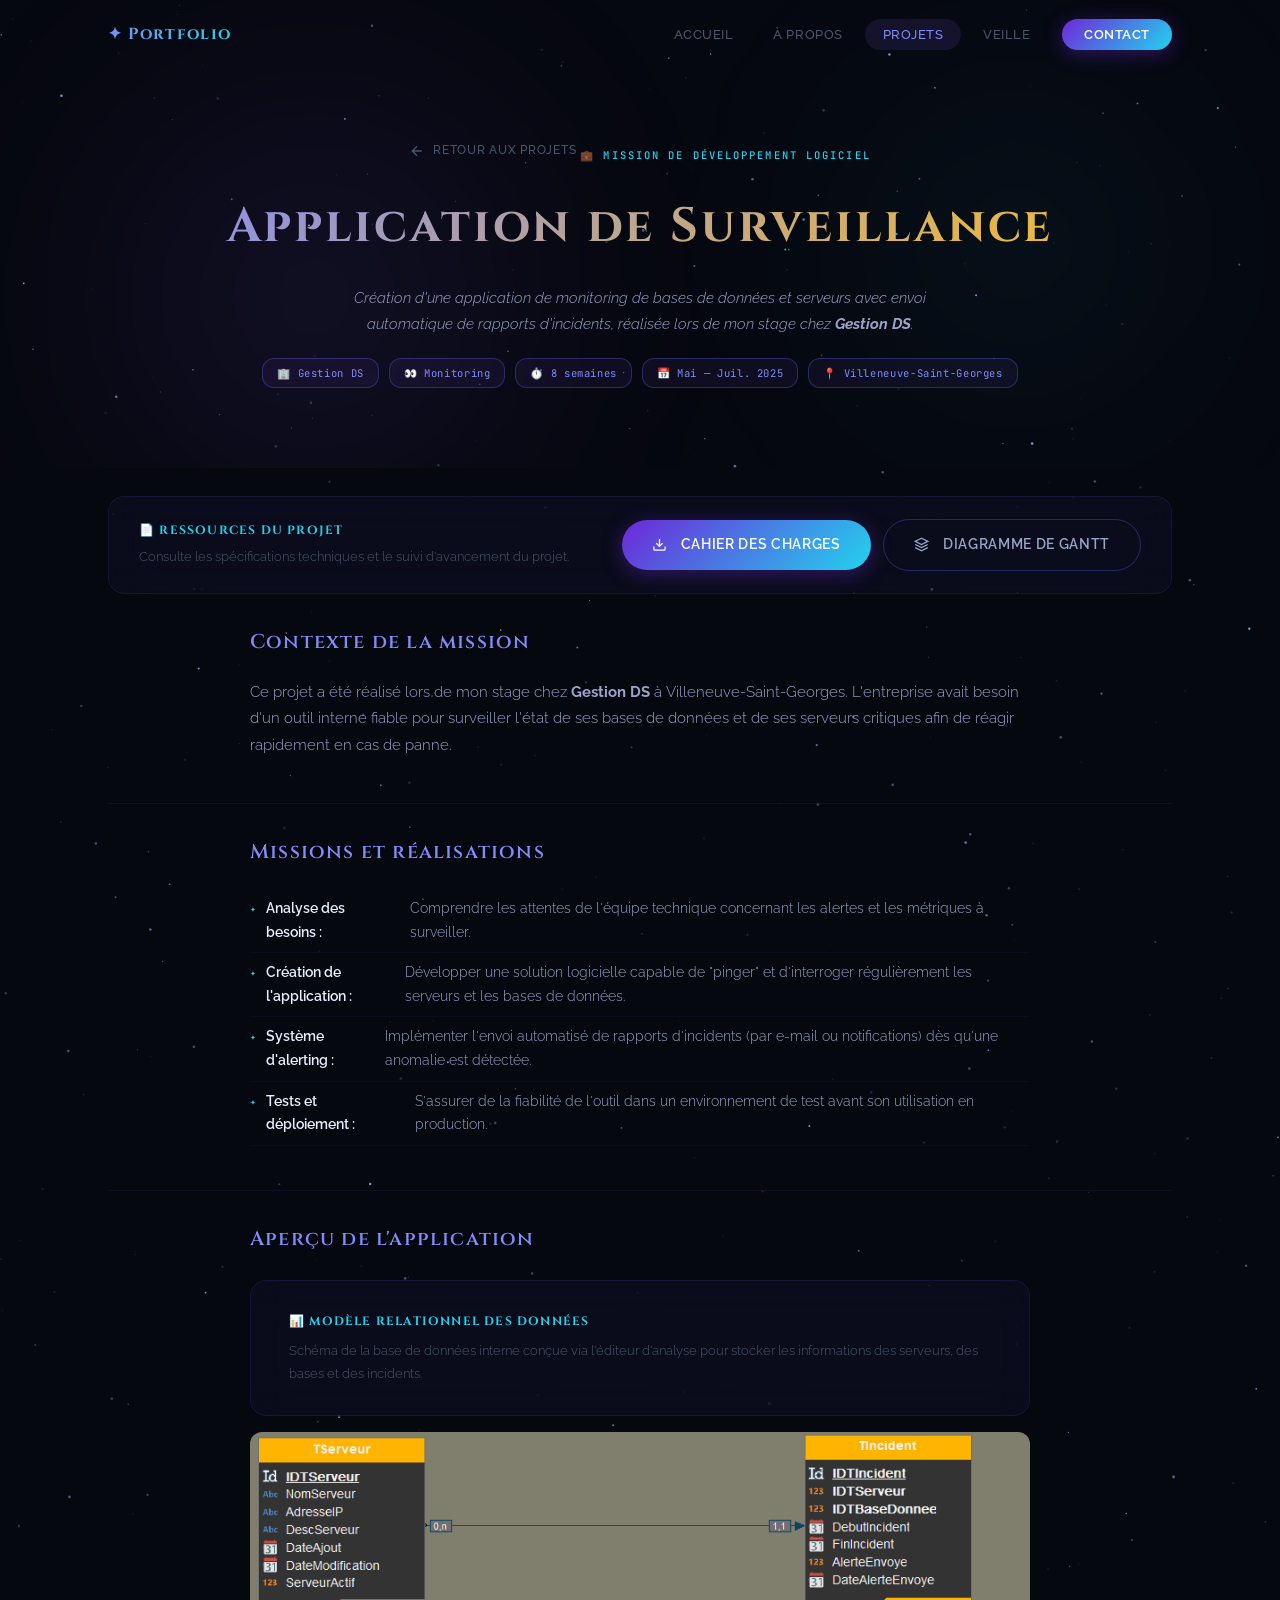
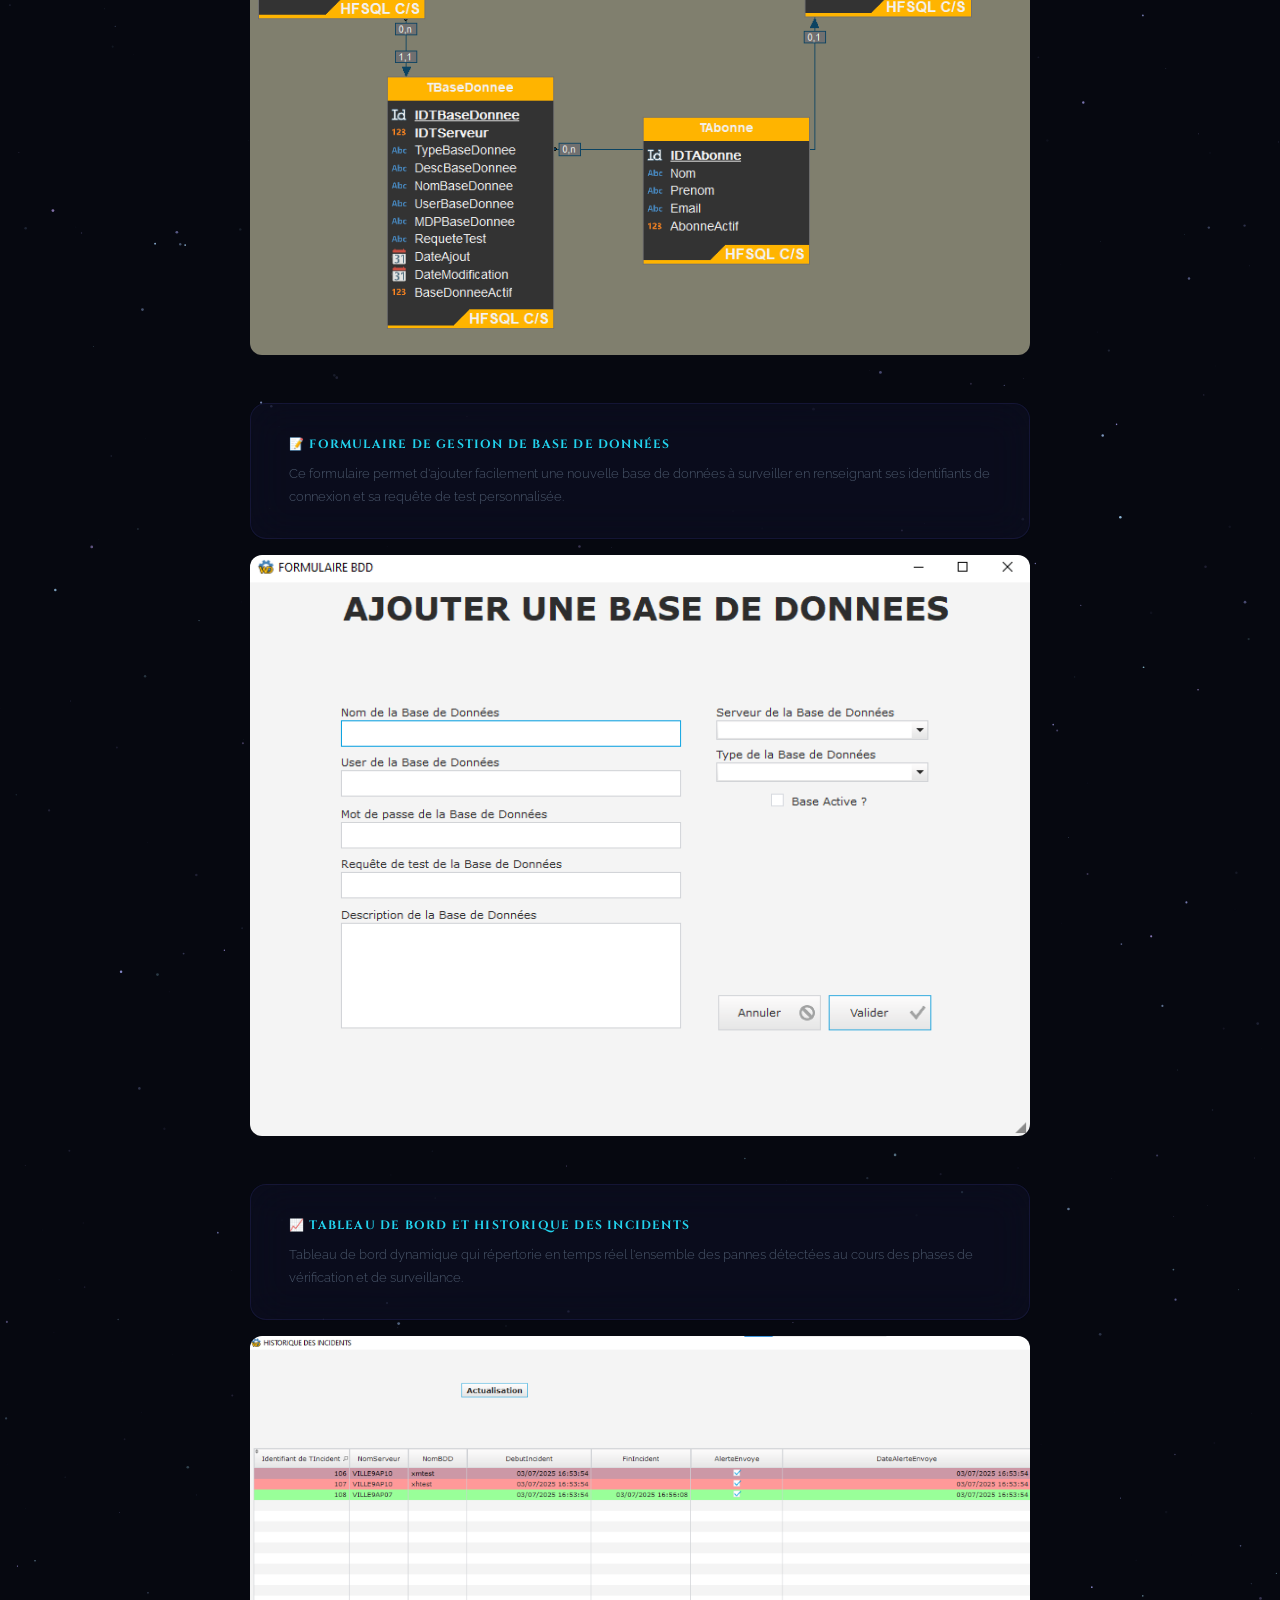
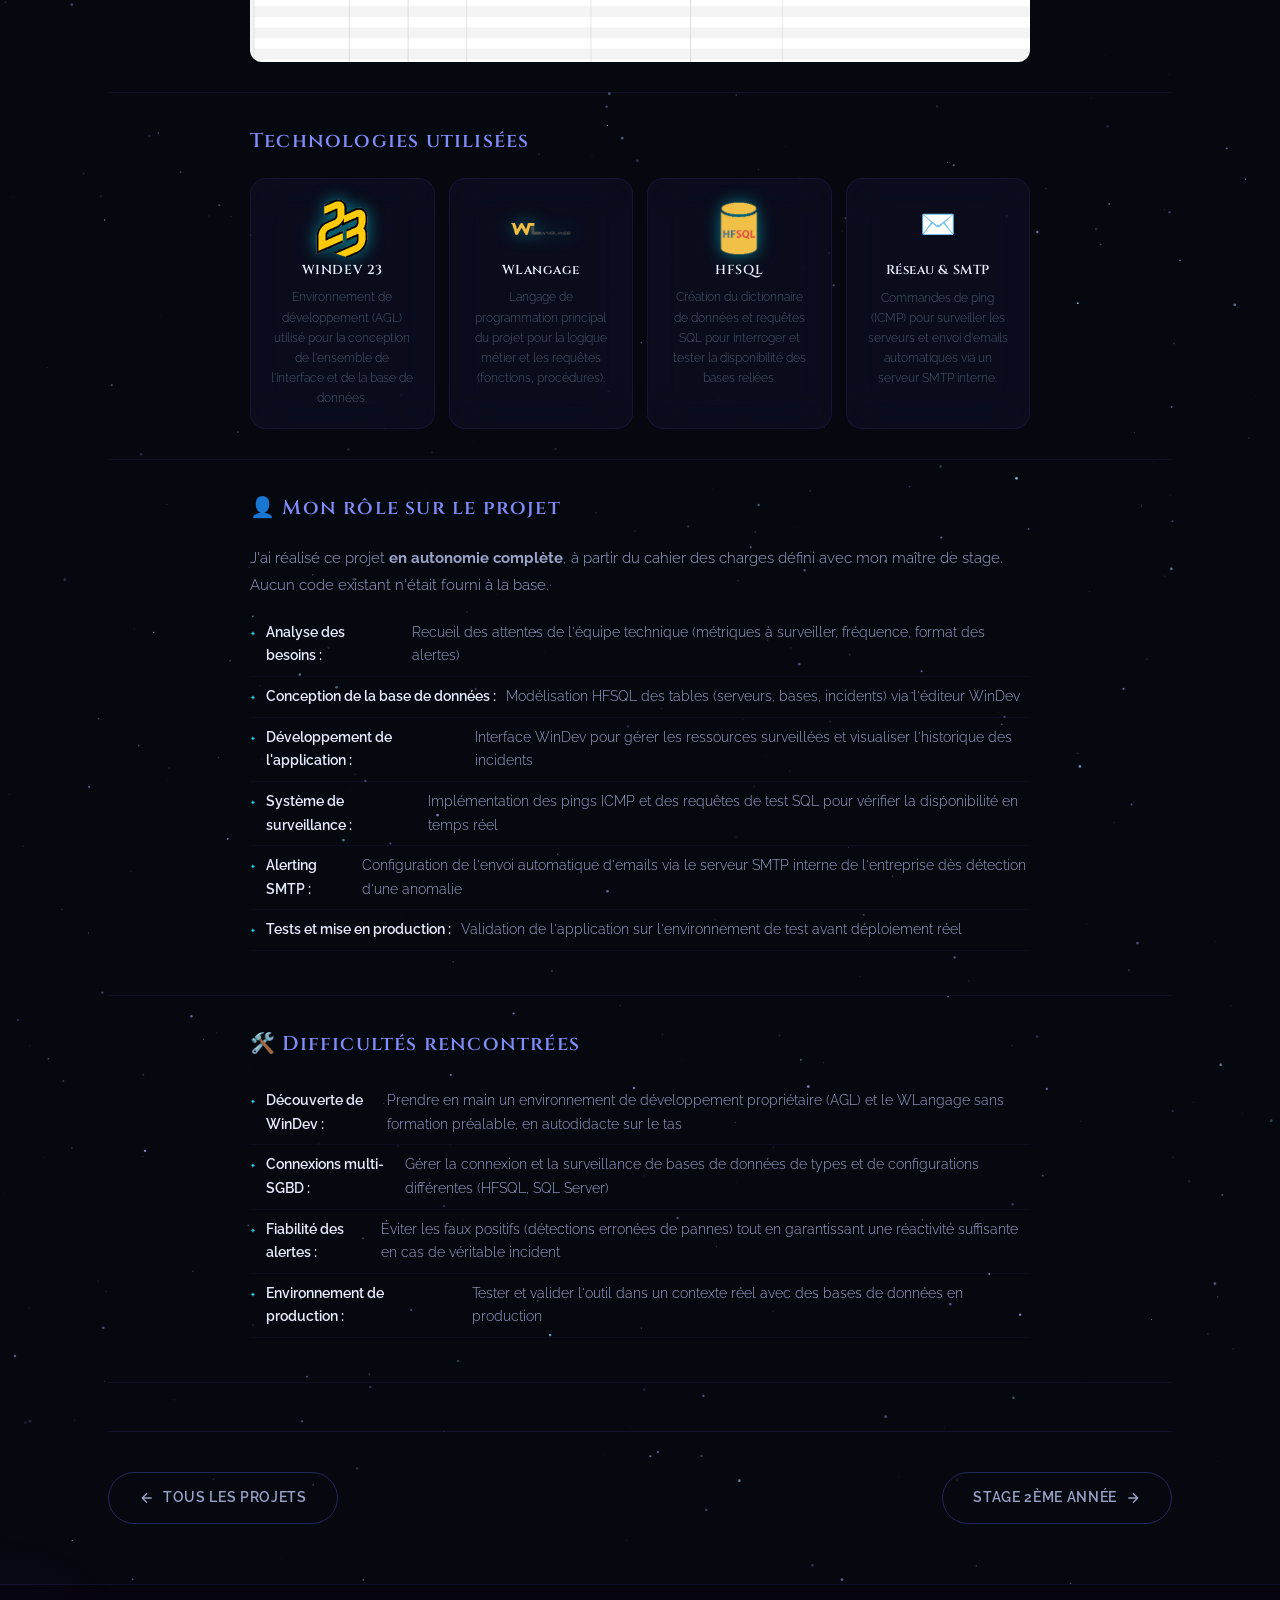
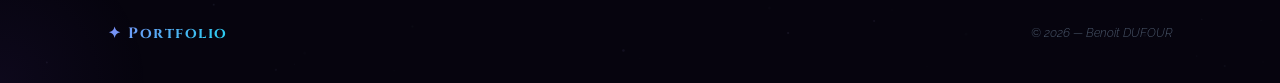
<file: projet-stage1.html>
<!DOCTYPE html>
<html lang="fr">

<head>
    <meta charset="UTF-8">
    <meta name="viewport" content="width=device-width, initial-scale=1.0">
    <meta name="description"
        content="Application de surveillance — Mission de développement logiciel chez Gestion DS (2025) : monitoring de BDD et serveurs, alerting SMTP">
    <title>App de Surveillance | Portfolio — Benoit DUFOUR</title>
    <link rel="stylesheet" href="style.css">
</head>

<body>
    <canvas id="star-canvas"></canvas>

    <!-- ==================== NAVBAR ==================== -->
    <nav class="navbar" id="navbar">
        <div class="nav-container">
            <a href="index.html" class="nav-logo">✦ Portfolio</a>
            <ul class="nav-links" id="navLinks">
                <li><a href="index.html" class="nav-link">Accueil</a></li>
                <li><a href="about.html" class="nav-link">À propos</a></li>
                <li><a href="projets.html" class="nav-link active">Projets</a></li>
                <li><a href="veille.html" class="nav-link">Veille</a></li>
                <li><a href="about.html#contact" class="nav-link nav-link--cta">Contact</a></li>
            </ul>
            <button class="nav-burger" id="navBurger" aria-label="Menu"><span></span><span></span><span></span></button>
        </div>
    </nav>

    <!-- ==================== HERO ==================== -->
    <section class="projet-detail-hero">
        <div class="hero-orb hero-orb--1"></div>
        <div class="hero-orb hero-orb--2"></div>
        <div class="container">
            <div class="projet-detail-header animate-on-scroll">
                <a href="projets.html" class="back-link">
                    <svg width="16" height="16" viewBox="0 0 24 24" fill="none" stroke="currentColor" stroke-width="2">
                        <path d="M19 12H5M12 19l-7-7 7-7" />
                    </svg>
                    Retour aux projets
                </a>
                <span class="section-tag">💼 Mission de développement logiciel</span>
                <h1 class="projet-detail-title">Application de Surveillance</h1>
                <p class="projet-detail-subtitle">
                    Création d'une application de monitoring de bases de données et serveurs avec envoi automatique de rapports d'incidents, réalisée lors de mon stage chez <strong>Gestion DS</strong>.
                </p>
                <div class="projet-detail-meta">
                    <span class="meta-badge">🏢 Gestion DS</span>
                    <span class="meta-badge">👀 Monitoring</span>
                    <span class="meta-badge">⏱️ 8 semaines</span>
                    <span class="meta-badge">📅 Mai — Juil. 2025</span>
                    <span class="meta-badge">📍 Villeneuve-Saint-Georges</span>
                </div>
            </div>
        </div>
    </section>

    <!-- ==================== RESSOURCES ==================== -->
    <div class="container" style="padding-top: 28px;">
        <div class="project-resources magic-card animate-on-scroll">
            <div class="project-resources-info">
                <span class="project-resources-label">📄 Ressources du projet</span>
                <p>Consulte les spécifications techniques et le suivi d'avancement du projet.</p>
            </div>
            <div class="project-resources-actions">
                <a href="Spécifications Techniques.pdf" download="Spécifications Techniques.pdf" class="btn btn--primary">
                    <svg width="15" height="15" viewBox="0 0 24 24" fill="none" stroke="currentColor" stroke-width="2" style="margin-right:6px"><path d="M21 15v4a2 2 0 0 1-2 2H5a2 2 0 0 1-2-2v-4"/><polyline points="7 10 12 15 17 10"/><line x1="12" y1="15" x2="12" y2="3"/></svg>
                    Cahier des Charges
                </a>
                <a href="Taches et Avancement.xlsx" download="Taches et Avancement.xlsx" class="btn btn--outline">
                    <svg width="15" height="15" viewBox="0 0 24 24" fill="none" stroke="currentColor" stroke-width="2" style="margin-right:6px"><polygon points="12 2 2 7 12 12 22 7 12 2"/><polyline points="2 17 12 22 22 17"/><polyline points="2 12 12 17 22 12"/></svg>
                    Diagramme de Gantt
                </a>
            </div>
        </div>
    </div>

    <!-- ==================== CONTENU ==================== -->
    <div class="container">

        <!-- Contexte -->
        <section class="projet-section animate-on-scroll">
            <div class="projet-content">
                <h2 class="projet-section-title">Contexte de la mission</h2>
                <p>
                    Ce projet a été réalisé lors de mon stage chez <strong>Gestion DS</strong> à Villeneuve-Saint-Georges. L'entreprise avait besoin d'un outil interne fiable pour surveiller l'état de ses bases de données et de ses serveurs critiques afin de réagir rapidement en cas de panne.
                </p>
            </div>
        </section>

        <!-- Objectifs -->
        <section class="projet-section animate-on-scroll">
            <div class="projet-content">
                <h2 class="projet-section-title">Missions et réalisations</h2>
                <ul>
                    <li><strong>Analyse des besoins&nbsp;:</strong> Comprendre les attentes de l'équipe technique concernant les alertes et les métriques à surveiller.</li>
                    <li><strong>Création de l'application&nbsp;:</strong> Développer une solution logicielle capable de "pinger" et d'interroger régulièrement les serveurs et les bases de données.</li>
                    <li><strong>Système d'alerting&nbsp;:</strong> Implémenter l'envoi automatisé de rapports d'incidents (par e-mail ou notifications) dès qu'une anomalie est détectée.</li>
                    <li><strong>Tests et déploiement&nbsp;:</strong> S'assurer de la fiabilité de l'outil dans un environnement de test avant son utilisation en production.</li>
                </ul>
            </div>
        </section>

        <!-- Aperçu de l'application -->
        <section class="projet-section animate-on-scroll">
            <div class="projet-content">
                <h2 class="projet-section-title">Aperçu de l'application</h2>
                <div style="display: flex; flex-direction: column; gap: 3rem; margin-top: 1.5rem;">
                    
                    <div style="display: flex; flex-direction: column; gap: 1rem;">
                        <div class="project-resources magic-card" style="margin: 0;">
                            <div class="project-resources-info" style="margin: 0; padding: 0.5rem;">
                                <span class="project-resources-label">📊 Modèle relationnel des données</span>
                                <p style="margin-top: 0.5rem;">Schéma de la base de données interne conçue via l'éditeur d'analyse pour stocker les informations des serveurs, des bases et des incidents.</p>
                            </div>
                        </div>
                        <img src="Diagramme_BDD.png" alt="MCD HFSQL" style="border-radius:12px;width:100%;object-fit:cover;box-shadow:var(--neon-glow)">
                    </div>

                    <div style="display: flex; flex-direction: column; gap: 1rem;">
                        <div class="project-resources magic-card" style="margin: 0;">
                            <div class="project-resources-info" style="margin: 0; padding: 0.5rem;">
                                <span class="project-resources-label">📝 Formulaire de gestion de base de données</span>
                                <p style="margin-top: 0.5rem;">Ce formulaire permet d'ajouter facilement une nouvelle base de données à surveiller en renseignant ses identifiants de connexion et sa requête de test personnalisée.</p>
                            </div>
                        </div>
                        <img src="Formulaire-BDD.png" alt="Formulaire WINDEV" style="border-radius:12px;width:100%;object-fit:cover;box-shadow:var(--neon-glow)">
                    </div>

                    <div style="display: flex; flex-direction: column; gap: 1rem;">
                        <div class="project-resources magic-card" style="margin: 0;">
                            <div class="project-resources-info" style="margin: 0; padding: 0.5rem;">
                                <span class="project-resources-label">📈 Tableau de bord et historique des incidents</span>
                                <p style="margin-top: 0.5rem;">Tableau de bord dynamique qui répertorie en temps réel l'ensemble des pannes détectées au cours des phases de vérification et de surveillance.</p>
                            </div>
                        </div>
                        <img src="Incident-Gestionnaire.png" alt="Historique des incidents" style="border-radius:12px;width:100%;object-fit:cover;box-shadow:var(--neon-glow)">
                    </div>

                </div>
            </div>
        </section>

        <!-- Technologies -->
        <section class="projet-section animate-on-scroll">
            <div class="projet-content">
                <h2 class="projet-section-title">Technologies utilisées</h2>
                <div class="tech-grid">
                    <div class="tech-item magic-card">
                        <div class="icon" style="background:transparent; box-shadow:none; width:60px; height:60px; margin:0 auto;"><img src="windev.png" alt="WINDEV 23" style="width:100%; height:100%; object-fit:contain; filter:drop-shadow(0 0 8px rgba(0, 240, 255, 0.5));"></div>
                        <h4>WINDEV 23</h4>
                        <p>Environnement de développement (AGL) utilisé pour la conception de l'ensemble de l'interface et de la base de données.</p>
                    </div>
                    <div class="tech-item magic-card">
                        <div class="icon" style="background:transparent; box-shadow:none; width:60px; height:60px; margin:0 auto;"><img src="wlanguage.png" alt="WLangage" style="width:100%; height:100%; object-fit:contain; filter:drop-shadow(0 0 8px rgba(0, 240, 255, 0.5));"></div>
                        <h4>WLangage</h4>
                        <p>Langage de programmation principal du projet pour la logique métier et les requêtes (fonctions, procédures).</p>
                    </div>
                    <div class="tech-item magic-card">
                        <div class="icon" style="background:transparent; box-shadow:none; width:60px; height:60px; margin:0 auto;"><img src="hfsql.png" alt="HFSQL" style="width:100%; height:100%; object-fit:contain; filter:drop-shadow(0 0 8px rgba(0, 240, 255, 0.5));"></div>
                        <h4>HFSQL</h4>
                        <p>Création du dictionnaire de données et requêtes SQL pour interroger et tester la disponibilité des bases reliées.</p>
                    </div>
                    <div class="tech-item magic-card">
                        <div class="icon">✉️</div>
                        <h4>Réseau & SMTP</h4>
                        <p>Commandes de ping (ICMP) pour surveiller les serveurs et envoi d'emails automatiques via un serveur SMTP interne.</p>
                    </div>
                </div>
            </div>
        </section>

        <!-- Mon rôle sur le projet -->
        <section class="projet-section animate-on-scroll">
            <div class="projet-content">
                <h2 class="projet-section-title">👤 Mon rôle sur le projet</h2>
                <p>
                    J'ai réalisé ce projet <strong>en autonomie complète</strong>, à partir du cahier des charges défini avec mon maître de stage. Aucun code existant n'était fourni à la base.
                </p>
                <ul>
                    <li><strong>Analyse des besoins&nbsp;:</strong> Recueil des attentes de l'équipe technique (métriques à surveiller, fréquence, format des alertes)</li>
                    <li><strong>Conception de la base de données&nbsp;:</strong> Modélisation HFSQL des tables (serveurs, bases, incidents) via l'éditeur WinDev</li>
                    <li><strong>Développement de l'application&nbsp;:</strong> Interface WinDev pour gérer les ressources surveillées et visualiser l'historique des incidents</li>
                    <li><strong>Système de surveillance&nbsp;:</strong> Implémentation des pings ICMP et des requêtes de test SQL pour vérifier la disponibilité en temps réel</li>
                    <li><strong>Alerting SMTP&nbsp;:</strong> Configuration de l'envoi automatique d'emails via le serveur SMTP interne de l'entreprise dès détection d'une anomalie</li>
                    <li><strong>Tests et mise en production&nbsp;:</strong> Validation de l'application sur l'environnement de test avant déploiement réel</li>
                </ul>
            </div>
        </section>

        <!-- Difficultés rencontrées -->
        <section class="projet-section animate-on-scroll">
            <div class="projet-content">
                <h2 class="projet-section-title">🛠️ Difficultés rencontrées</h2>
                <ul>
                    <li><strong>Découverte de WinDev&nbsp;:</strong> Prendre en main un environnement de développement propriétaire (AGL) et le WLangage sans formation préalable, en autodidacte sur le tas</li>
                    <li><strong>Connexions multi-SGBD&nbsp;:</strong> Gérer la connexion et la surveillance de bases de données de types et de configurations différentes (HFSQL, SQL Server)</li>
                    <li><strong>Fiabilité des alertes&nbsp;:</strong> Éviter les faux positifs (détections erronées de pannes) tout en garantissant une réactivité suffisante en cas de véritable incident</li>
                    <li><strong>Environnement de production&nbsp;:</strong> Tester et valider l'outil dans un contexte réel avec des bases de données en production</li>
                </ul>
            </div>
        </section>


        <div class="project-nav animate-on-scroll">
            <a href="projets.html" class="btn btn--outline">
                <svg width="16" height="16" viewBox="0 0 24 24" fill="none" stroke="currentColor" stroke-width="2">
                    <path d="M19 12H5M12 19l-7-7 7-7" />
                </svg>
                Tous les projets
            </a>
            <a href="projet-stage2.html" class="btn btn--outline">
                Stage 2ème année
                <svg width="16" height="16" viewBox="0 0 24 24" fill="none" stroke="currentColor" stroke-width="2">
                    <path d="M5 12h14M12 5l7 7-7 7" />
                </svg>
            </a>
        </div>

    </div>

    <!-- ==================== FOOTER ==================== -->
    <footer class="footer">
        <div class="container">
            <div class="footer-content">
                <a href="index.html" class="footer-logo">✦ Portfolio</a>
                <p class="footer-text">© 2026 — Benoit DUFOUR</p>
            </div>
        </div>
    </footer>

    <script src="script.js"></script>
</body>

</html>
</file>
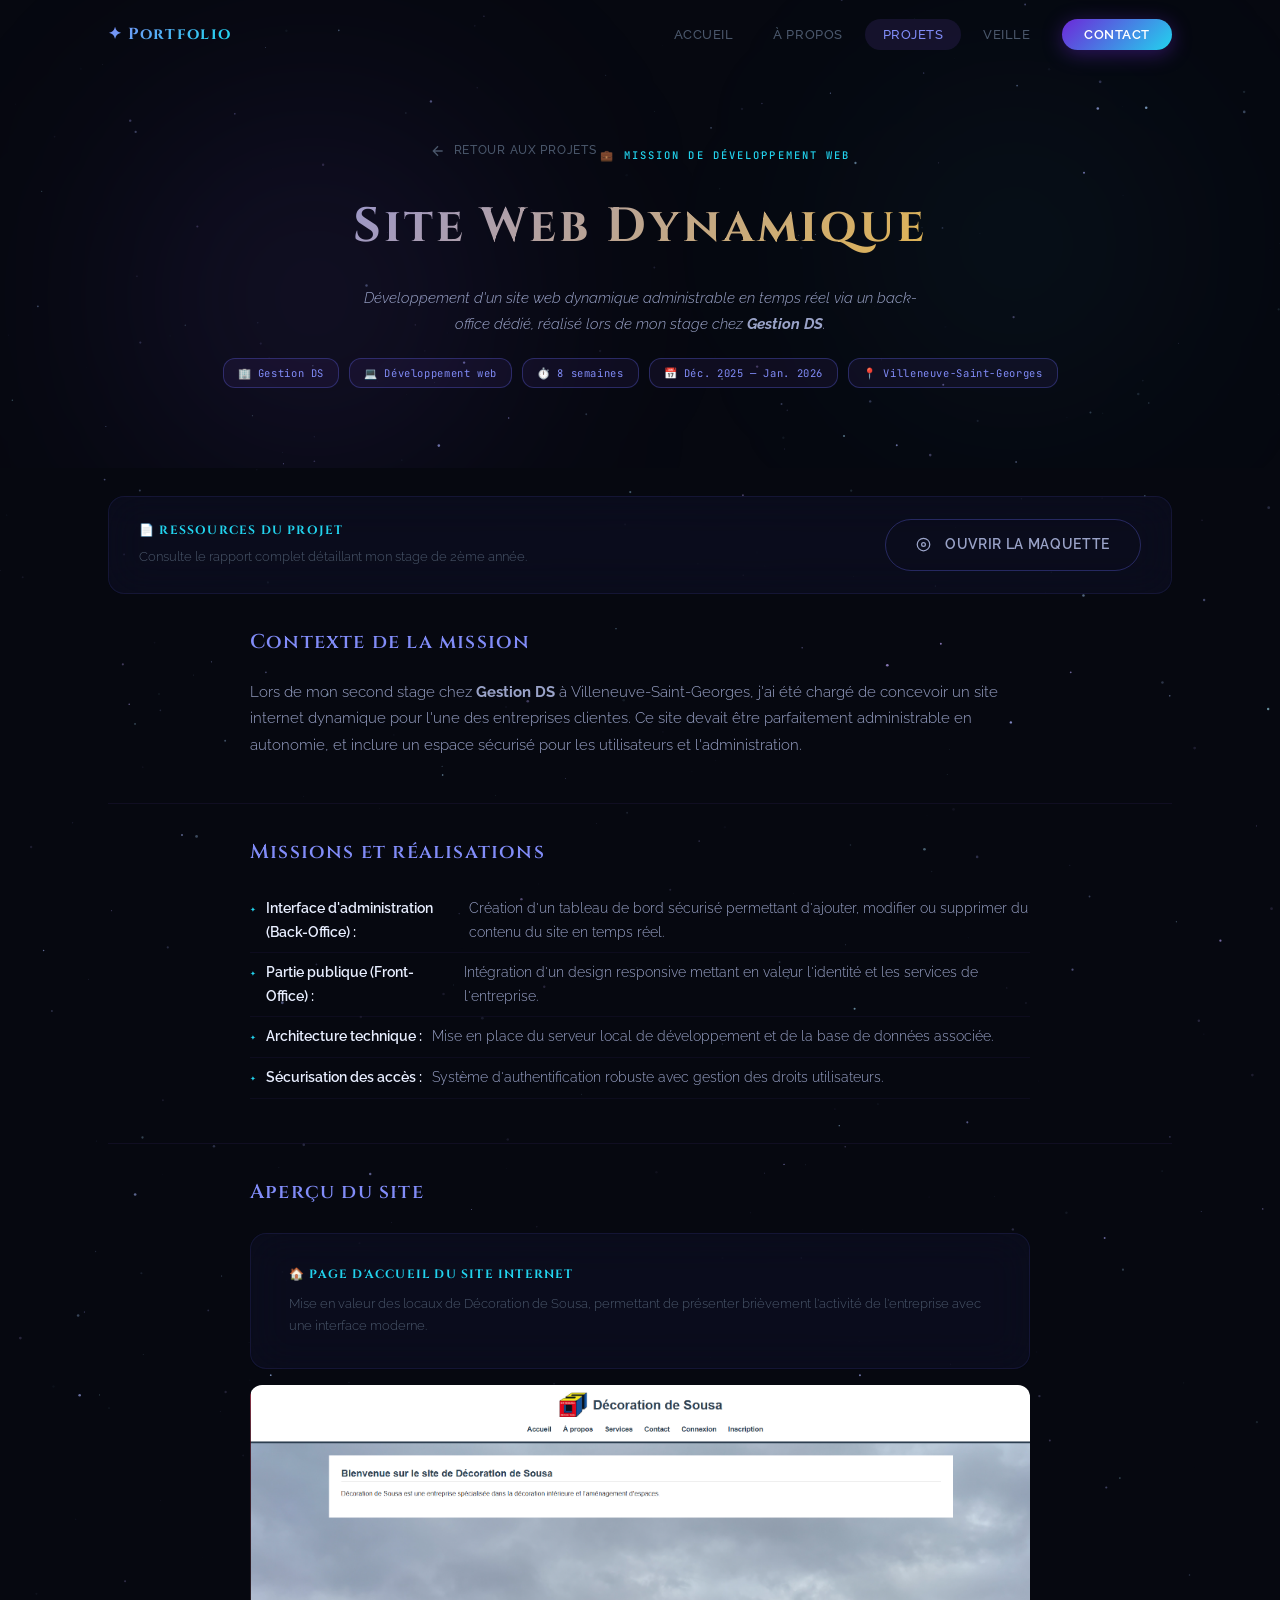
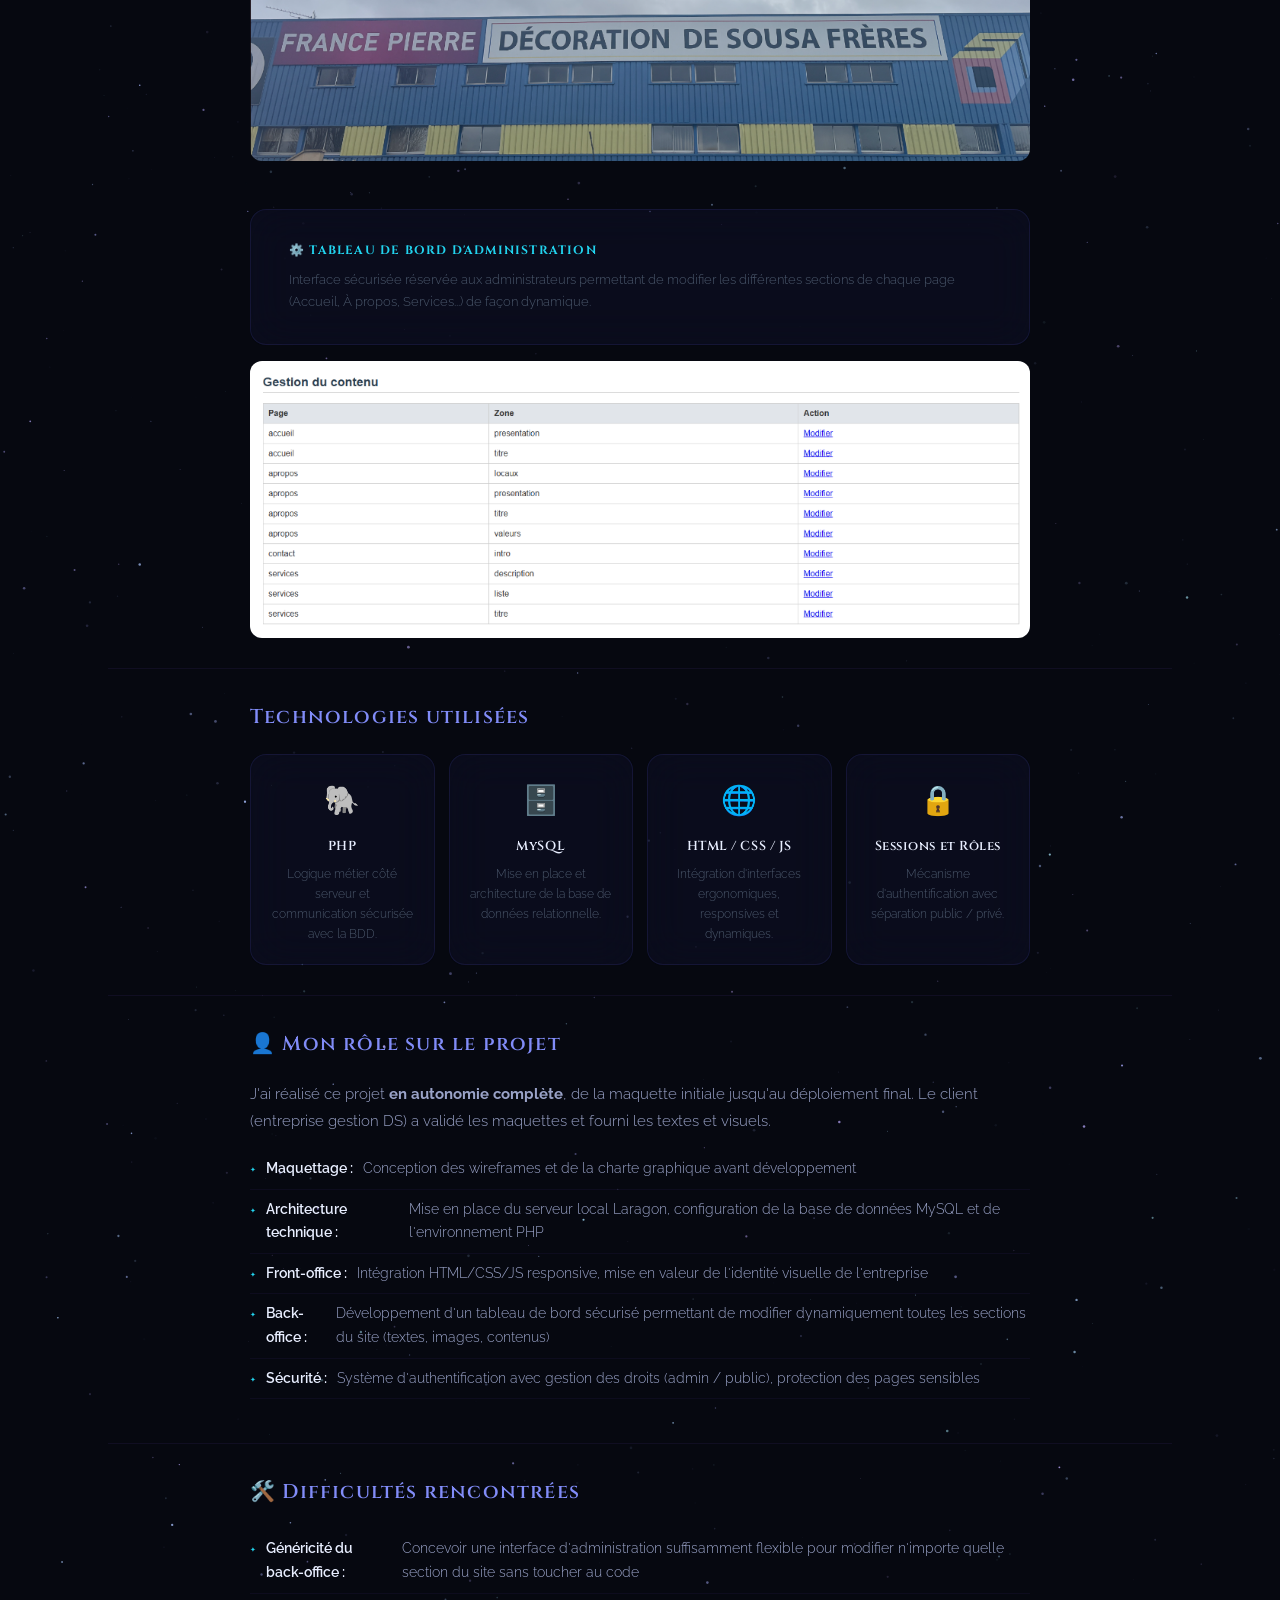
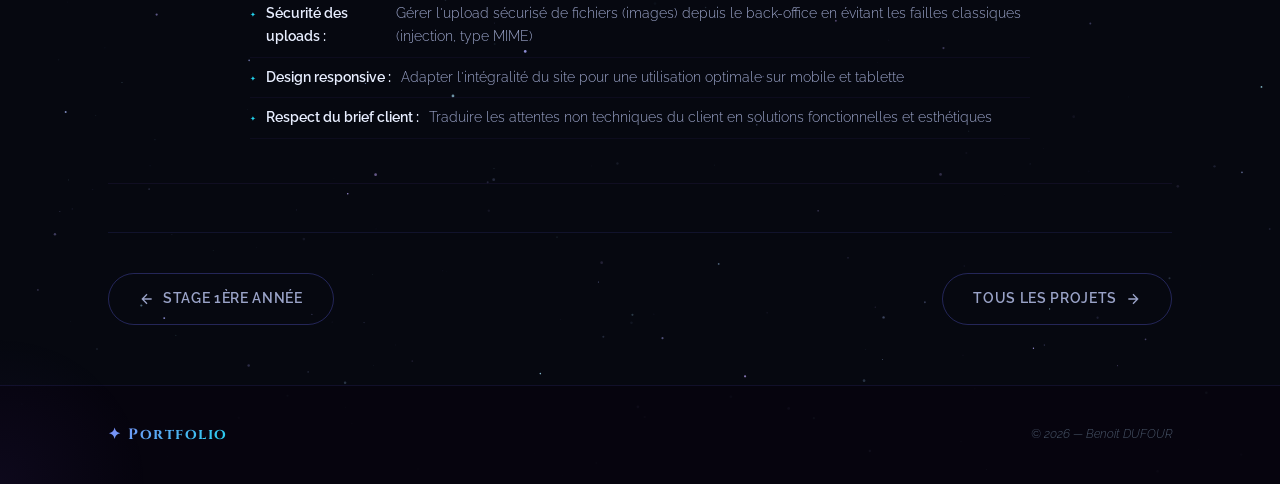
<file: projet-stage2.html>
<!DOCTYPE html>
<html lang="fr">

<head>
    <meta charset="UTF-8">
    <meta name="viewport" content="width=device-width, initial-scale=1.0">
    <meta name="description"
        content="Site web dynamique — Mission de développement web chez Gestion DS (2025-2026) : back-office administrable, PHP, MySQL">
    <title>Site Web Dynamique | Portfolio — Benoit DUFOUR</title>
    <link rel="stylesheet" href="style.css">
</head>

<body>
    <canvas id="star-canvas"></canvas>

    <!-- ==================== NAVBAR ==================== -->
    <nav class="navbar" id="navbar">
        <div class="nav-container">
            <a href="index.html" class="nav-logo">✦ Portfolio</a>
            <ul class="nav-links" id="navLinks">
                <li><a href="index.html" class="nav-link">Accueil</a></li>
                <li><a href="about.html" class="nav-link">À propos</a></li>
                <li><a href="projets.html" class="nav-link active">Projets</a></li>
                <li><a href="veille.html" class="nav-link">Veille</a></li>
                <li><a href="about.html#contact" class="nav-link nav-link--cta">Contact</a></li>
            </ul>
            <button class="nav-burger" id="navBurger" aria-label="Menu"><span></span><span></span><span></span></button>
        </div>
    </nav>

    <!-- ==================== HERO ==================== -->
    <section class="projet-detail-hero">
        <div class="hero-orb hero-orb--1"></div>
        <div class="hero-orb hero-orb--2"></div>
        <div class="container">
            <div class="projet-detail-header animate-on-scroll">
                <a href="projets.html" class="back-link">
                    <svg width="16" height="16" viewBox="0 0 24 24" fill="none" stroke="currentColor" stroke-width="2">
                        <path d="M19 12H5M12 19l-7-7 7-7" />
                    </svg>
                    Retour aux projets
                </a>
                <span class="section-tag">💼 Mission de développement web</span>
                <h1 class="projet-detail-title">Site Web Dynamique</h1>
                <p class="projet-detail-subtitle">
                    Développement d'un site web dynamique administrable en temps réel via un back-office dédié, réalisé lors de mon stage chez <strong>Gestion DS</strong>.
                </p>
                <div class="projet-detail-meta">
                    <span class="meta-badge">🏢 Gestion DS</span>
                    <span class="meta-badge">💻 Développement web</span>
                    <span class="meta-badge">⏱️ 8 semaines</span>
                    <span class="meta-badge">📅 Déc. 2025 — Jan. 2026</span>
                    <span class="meta-badge">📍 Villeneuve-Saint-Georges</span>
                </div>
            </div>
        </div>
    </section>

    <!-- ==================== RESSOURCES ==================== -->
    <div class="container" style="padding-top: 28px;">
        <div class="project-resources magic-card animate-on-scroll">
            <div class="project-resources-info">
                <span class="project-resources-label">📄 Ressources du projet</span>
                <p>Consulte le rapport complet détaillant mon stage de 2ème année.</p>
            </div>
            <div class="project-resources-actions">
                <a href="maquette.png" download="maquette.png" class="btn btn--outline">
                    <svg width="15" height="15" viewBox="0 0 24 24" fill="none" stroke="currentColor" stroke-width="2" style="margin-right:6px"><circle cx="12" cy="12" r="10"/><circle cx="12" cy="12" r="3"/></svg>
                    Ouvrir la Maquette
                </a>
            </div>
        </div>
    </div>

    <!-- ==================== CONTENU ==================== -->
    <div class="container">

        <!-- Contexte -->
        <section class="projet-section animate-on-scroll">
            <div class="projet-content">
                <h2 class="projet-section-title">Contexte de la mission</h2>
                <p>
                    Lors de mon second stage chez <strong>Gestion DS</strong> à Villeneuve-Saint-Georges, j'ai été chargé de concevoir un site internet dynamique pour l'une des entreprises clientes. Ce site devait être parfaitement administrable en autonomie, et inclure un espace sécurisé pour les utilisateurs et l'administration.
                </p>
            </div>
        </section>

        <!-- Objectifs -->
        <section class="projet-section animate-on-scroll">
            <div class="projet-content">
                <h2 class="projet-section-title">Missions et réalisations</h2>
                <ul>
                    <li><strong>Interface d'administration (Back-Office)&nbsp;:</strong> Création d'un tableau de bord sécurisé permettant d'ajouter, modifier ou supprimer du contenu du site en temps réel.</li>
                    <li><strong>Partie publique (Front-Office)&nbsp;:</strong> Intégration d'un design responsive mettant en valeur l'identité et les services de l'entreprise.</li>
                    <li><strong>Architecture technique&nbsp;:</strong> Mise en place du serveur local de développement et de la base de données associée.</li>
                    <li><strong>Sécurisation des accès&nbsp;:</strong> Système d'authentification robuste avec gestion des droits utilisateurs.</li>
                </ul>
            </div>
        </section>

        <!-- Aperçu de l'application -->
        <section class="projet-section animate-on-scroll">
            <div class="projet-content">
                <h2 class="projet-section-title">Aperçu du site</h2>
                <div style="display: flex; flex-direction: column; gap: 3rem; margin-top: 1.5rem;">
                    
                    <div style="display: flex; flex-direction: column; gap: 1rem;">
                        <div class="project-resources magic-card" style="margin: 0;">
                            <div class="project-resources-info" style="margin: 0; padding: 0.5rem;">
                                <span class="project-resources-label">🏠 Page d'accueil du site internet</span>
                                <p style="margin-top: 0.5rem;">Mise en valeur des locaux de Décoration de Sousa, permettant de présenter brièvement l'activité de l'entreprise avec une interface moderne.</p>
                            </div>
                        </div>
                        <img src="Deco-Accueil.png" alt="Accueil du site" style="border-radius:12px;width:100%;object-fit:cover;box-shadow:var(--neon-glow)">
                    </div>

                    <div style="display: flex; flex-direction: column; gap: 1rem;">
                        <div class="project-resources magic-card" style="margin: 0;">
                            <div class="project-resources-info" style="margin: 0; padding: 0.5rem;">
                                <span class="project-resources-label">⚙️ Tableau de bord d'administration</span>
                                <p style="margin-top: 0.5rem;">Interface sécurisée réservée aux administrateurs permettant de modifier les différentes sections de chaque page (Accueil, À propos, Services...) de façon dynamique.</p>
                            </div>
                        </div>
                        <img src="Deco-Gestion.png" alt="Gestion du contenu" style="border-radius:12px;width:100%;object-fit:cover;box-shadow:var(--neon-glow)">
                    </div>

                </div>
            </div>
        </section>

        <!-- Technologies -->
        <section class="projet-section animate-on-scroll">
            <div class="projet-content">
                <h2 class="projet-section-title">Technologies utilisées</h2>
                <div class="tech-grid">
                    <div class="tech-item magic-card">
                        <div class="icon">🐘</div>
                        <h4>PHP</h4>
                        <p>Logique métier côté serveur et communication sécurisée avec la BDD.</p>
                    </div>
                    <div class="tech-item magic-card">
                        <div class="icon">🗄️</div>
                        <h4>MySQL</h4>
                        <p>Mise en place et architecture de la base de données relationnelle.</p>
                    </div>
                    <div class="tech-item magic-card">
                        <div class="icon">🌐</div>
                        <h4>HTML / CSS / JS</h4>
                        <p>Intégration d'interfaces ergonomiques, responsives et dynamiques.</p>
                    </div>
                    <div class="tech-item magic-card">
                        <div class="icon">🔒</div>
                        <h4>Sessions et Rôles</h4>
                        <p>Mécanisme d'authentification avec séparation public / privé.</p>
                    </div>
                </div>
            </div>
        </section>

        <!-- Mon rôle sur le projet -->
        <section class="projet-section animate-on-scroll">
            <div class="projet-content">
                <h2 class="projet-section-title">👤 Mon rôle sur le projet</h2>
                <p>
                    J'ai réalisé ce projet <strong>en autonomie complète</strong>, de la maquette initiale jusqu'au déploiement final. Le client (entreprise gestion DS) a validé les maquettes et fourni les textes et visuels.
                </p>
                <ul>
                    <li><strong>Maquettage :</strong> Conception des wireframes et de la charte graphique avant développement</li>
                    <li><strong>Architecture technique :</strong> Mise en place du serveur local Laragon, configuration de la base de données MySQL et de l'environnement PHP</li>
                    <li><strong>Front-office :</strong> Intégration HTML/CSS/JS responsive, mise en valeur de l'identité visuelle de l'entreprise</li>
                    <li><strong>Back-office :</strong> Développement d'un tableau de bord sécurisé permettant de modifier dynamiquement toutes les sections du site (textes, images, contenus)</li>
                    <li><strong>Sécurité :</strong> Système d'authentification avec gestion des droits (admin / public), protection des pages sensibles</li>
                </ul>
            </div>
        </section>

        <!-- Difficultés rencontrées -->
        <section class="projet-section animate-on-scroll">
            <div class="projet-content">
                <h2 class="projet-section-title">🛠️ Difficultés rencontrées</h2>
                <ul>
                    <li><strong>Généricité du back-office :</strong> Concevoir une interface d'administration suffisamment flexible pour modifier n'importe quelle section du site sans toucher au code</li>
                    <li><strong>Sécurité des uploads :</strong> Gérer l'upload sécurisé de fichiers (images) depuis le back-office en évitant les failles classiques (injection, type MIME)</li>
                    <li><strong>Design responsive :</strong> Adapter l'intégralité du site pour une utilisation optimale sur mobile et tablette</li>
                    <li><strong>Respect du brief client :</strong> Traduire les attentes non techniques du client en solutions fonctionnelles et esthétiques</li>
                </ul>
            </div>
        </section>

        <!-- Navigation entre projets -->
        <div class="project-nav animate-on-scroll">
            <a href="projet-stage1.html" class="btn btn--outline">
                <svg width="16" height="16" viewBox="0 0 24 24" fill="none" stroke="currentColor" stroke-width="2">
                    <path d="M19 12H5M12 19l-7-7 7-7" />
                </svg>
                Stage 1ère année
            </a>
            <a href="projets.html" class="btn btn--outline">
                Tous les projets
                <svg width="16" height="16" viewBox="0 0 24 24" fill="none" stroke="currentColor" stroke-width="2">
                    <path d="M5 12h14M12 5l7 7-7 7" />
                </svg>
            </a>
        </div>

    </div>

    <!-- ==================== FOOTER ==================== -->
    <footer class="footer">
        <div class="container">
            <div class="footer-content">
                <a href="index.html" class="footer-logo">✦ Portfolio</a>
                <p class="footer-text">© 2026 — Benoit DUFOUR</p>
            </div>
        </div>
    </footer>

    <script src="script.js"></script>
</body>

</html>
</file>
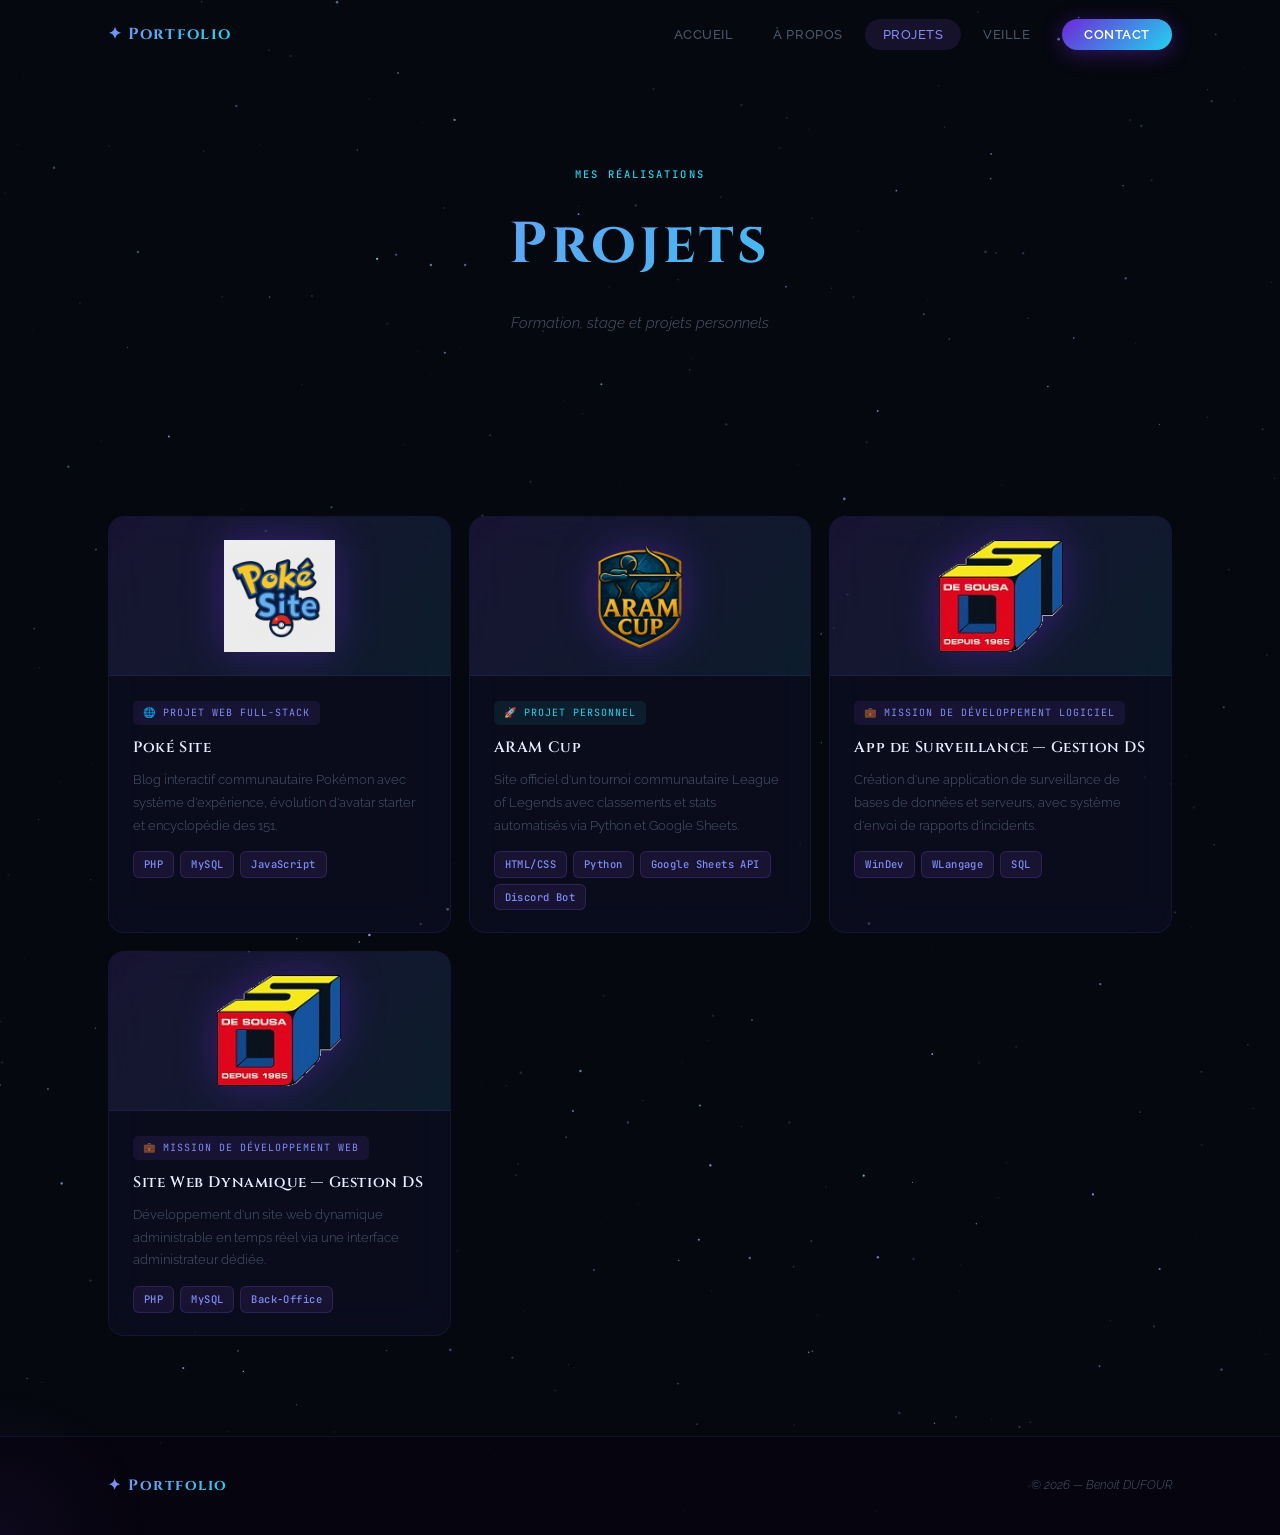
<file: projets.html>
<!DOCTYPE html>
<html lang="fr">

<head>
    <meta charset="UTF-8">
    <meta name="viewport" content="width=device-width, initial-scale=1.0">
    <meta name="description" content="Portfolio de Benoit DUFOUR — Mes projets web, logiciels et personnels">
    <title>Projets | Portfolio — Benoit DUFOUR</title>
    <link rel="stylesheet" href="style.css">
</head>

<body>
    <canvas id="star-canvas"></canvas>
    <nav class="navbar" id="navbar">
        <div class="nav-container">
            <a href="index.html" class="nav-logo">✦ Portfolio</a>
            <ul class="nav-links" id="navLinks">
                <li><a href="index.html" class="nav-link">Accueil</a></li>
                <li><a href="about.html" class="nav-link">À propos</a></li>
                <li><a href="projets.html" class="nav-link active">Projets</a></li>
                <li><a href="veille.html" class="nav-link">Veille</a></li>
                <li><a href="about.html#contact" class="nav-link nav-link--cta">Contact</a></li>
            </ul>
            <button class="nav-burger" id="navBurger" aria-label="Menu"><span></span><span></span><span></span></button>
        </div>
    </nav>

    <section class="page-header">
        <div class="container">
            <span class="section-tag animate-on-scroll">Mes réalisations</span>
            <h1 class="page-header-title animate-on-scroll">Projets</h1>
            <p class="page-header-desc animate-on-scroll">Formation, stage et projets personnels</p>
        </div>
    </section>

    <!-- TOUS LES PROJETS -->
    <section class="section" id="tous-les-projets">
        <div class="container">
            <div class="projects-grid">

                <div class="project-card glass-card animate-on-scroll">
                    <div class="project-image">
                        <div class="project-image-placeholder"><img src="pokesite.png" alt="Poké Site"></div>
                        <div class="project-overlay">
                            <a href="projet-pokemon.html" class="project-link">Voir le projet →</a>
                        </div>
                    </div>
                    <div class="project-info">
                        <span class="project-context">🌐 Projet web full-stack</span>
                        <h3>Poké Site</h3>
                        <p>Blog interactif communautaire Pokémon avec système d'expérience, évolution d'avatar starter
                            et encyclopédie des 151.</p>
                        <div class="tag-list"><span class="tag">PHP</span><span class="tag">MySQL</span><span
                                class="tag">JavaScript</span></div>
                    </div>
                </div>

                <div class="project-card glass-card animate-on-scroll">
                    <div class="project-image">
                        <div class="project-image-placeholder"><img src="aramcup.png" alt="ARAM Cup"></div>
                        <div class="project-overlay">
                            <a href="projet-aram.html" class="project-link">Voir le projet →</a>
                        </div>
                    </div>
                    <div class="project-info">
                        <span class="project-context project-context--perso">🚀 Projet personnel</span>
                        <h3>ARAM Cup</h3>
                        <p>Site officiel d'un tournoi communautaire League of Legends avec classements et stats
                            automatisés via Python et Google Sheets.</p>
                        <div class="tag-list"><span class="tag">HTML/CSS</span><span class="tag">Python</span><span
                                class="tag">Google Sheets API</span><span class="tag">Discord Bot</span></div>
                    </div>
                </div>

                <div class="project-card glass-card animate-on-scroll">
                    <div class="project-image">
                        <div class="project-image-placeholder"><img src="GestionDS.png" alt="Gestion DS - App de Surveillance"></div>
                        <div class="project-overlay">
                            <a href="projet-stage1.html" class="project-link">Voir le projet →</a>
                        </div>
                    </div>
                    <div class="project-info">
                        <span class="project-context">💼 Mission de développement logiciel</span>
                        <h3>App de Surveillance — Gestion DS</h3>
                        <p>Création d'une application de surveillance de bases de données et serveurs, avec système d'envoi de rapports d'incidents.</p>
                        <div class="tag-list">
                            <span class="tag">WinDev</span>
                            <span class="tag">WLangage</span>
                            <span class="tag">SQL</span>
                        </div>
                    </div>
                </div>

                <div class="project-card glass-card animate-on-scroll">
                    <div class="project-image">
                        <div class="project-image-placeholder"><img src="GestionDS.png" alt="Gestion DS - Site Web Dynamique"></div>
                        <div class="project-overlay">
                            <a href="projet-stage2.html" class="project-link">Voir le projet →</a>
                        </div>
                    </div>
                    <div class="project-info">
                        <span class="project-context">💼 Mission de développement web</span>
                        <h3>Site Web Dynamique — Gestion DS</h3>
                        <p>Développement d'un site web dynamique administrable en temps réel via une interface administrateur dédiée.</p>
                        <div class="tag-list">
                            <span class="tag">PHP</span>
                            <span class="tag">MySQL</span>
                            <span class="tag">Back-Office</span>
                        </div>
                    </div>
                </div>

            </div>
        </div>

    </section>

    <footer class="footer">
        <div class="container">
            <div class="footer-content">
                <a href="index.html" class="footer-logo">✦ Portfolio</a>
                <p class="footer-text">© 2026 — Benoit DUFOUR</p>
            </div>
        </div>
    </footer>
    <script src="script.js"></script>
</body>

</html>
</file>
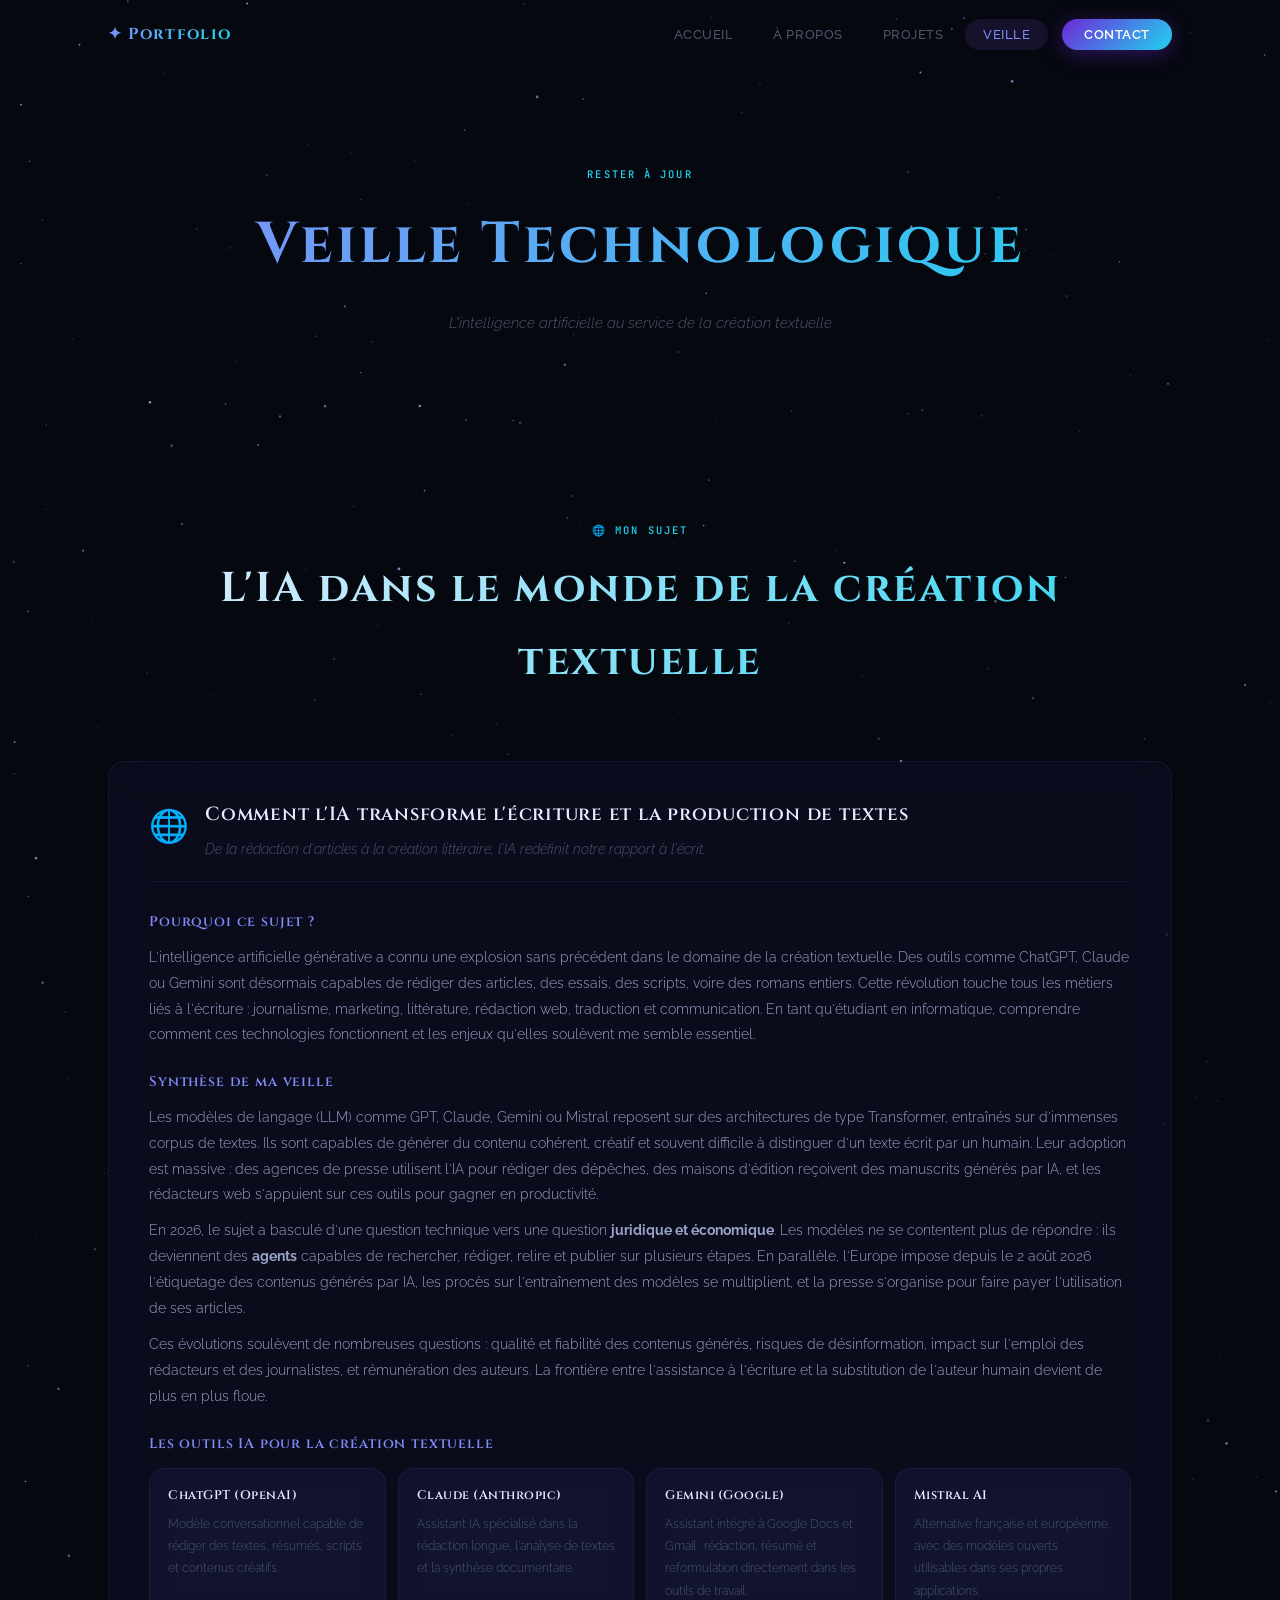
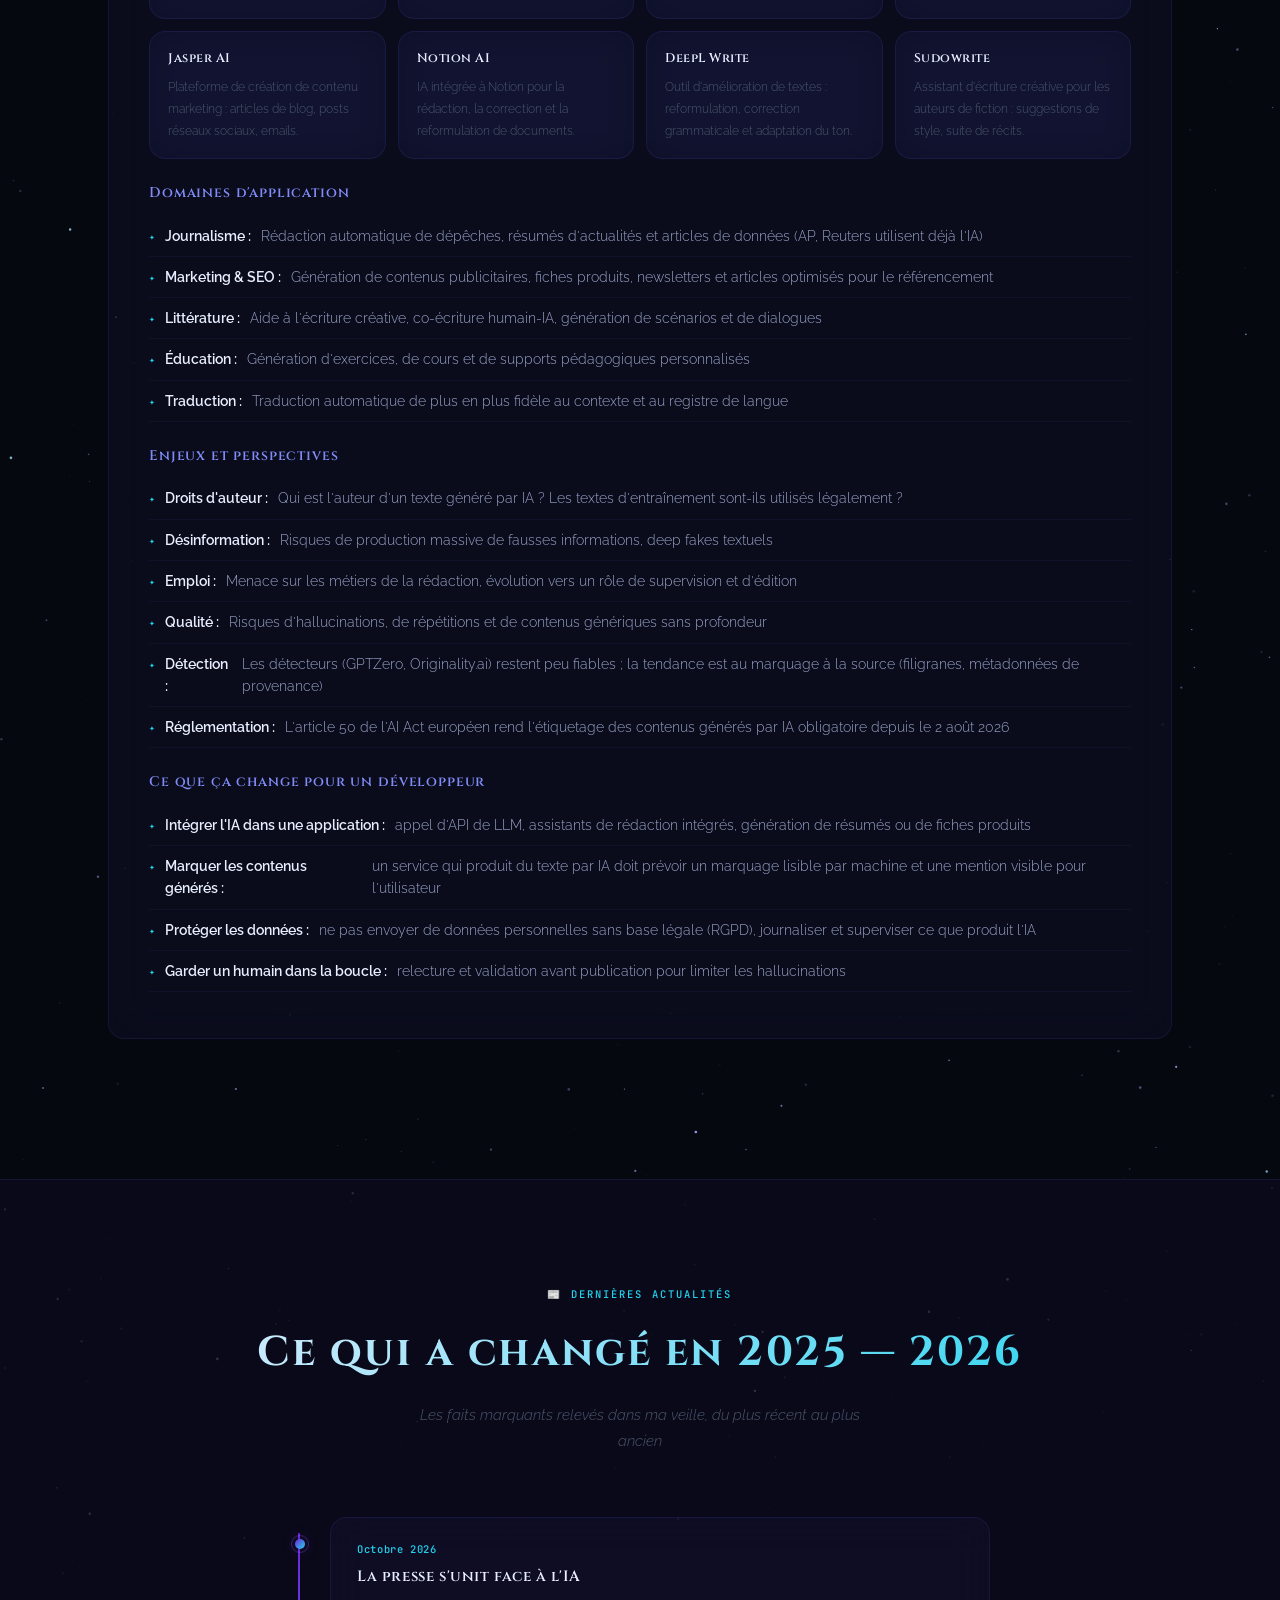
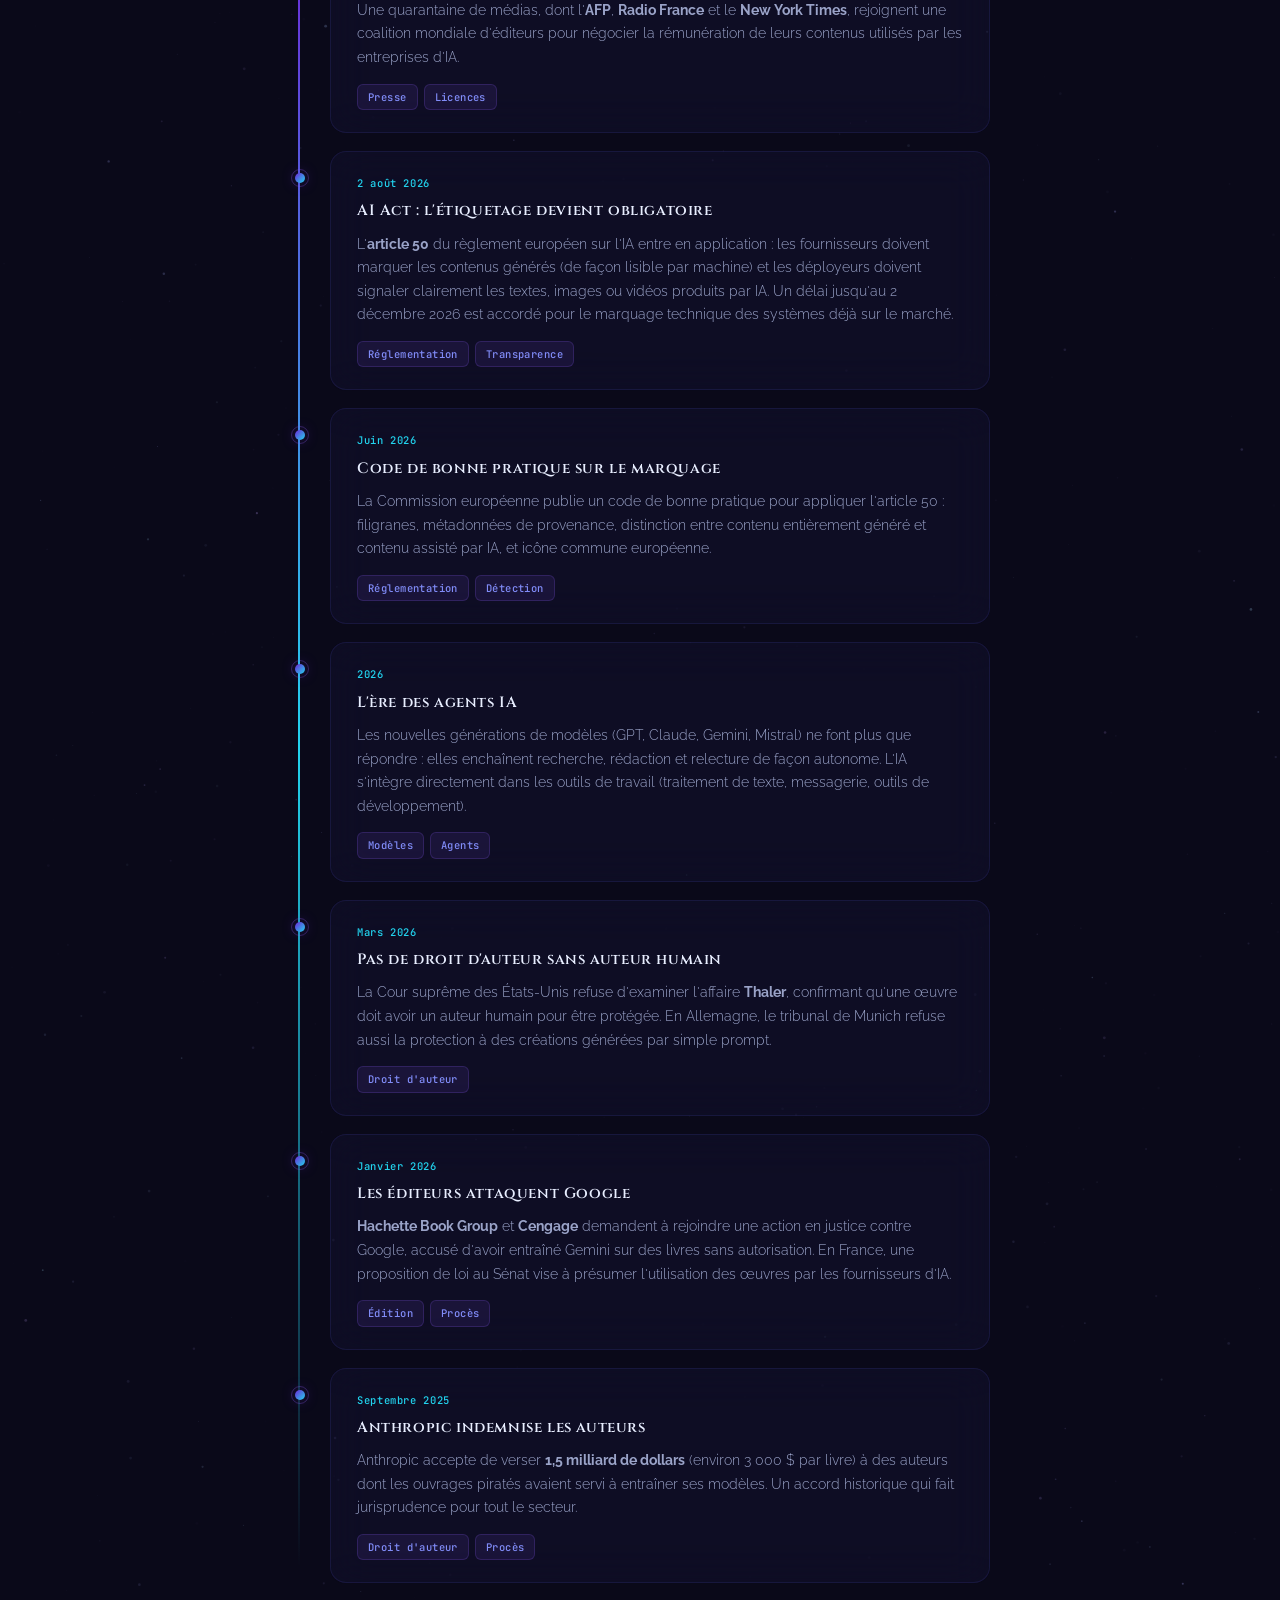
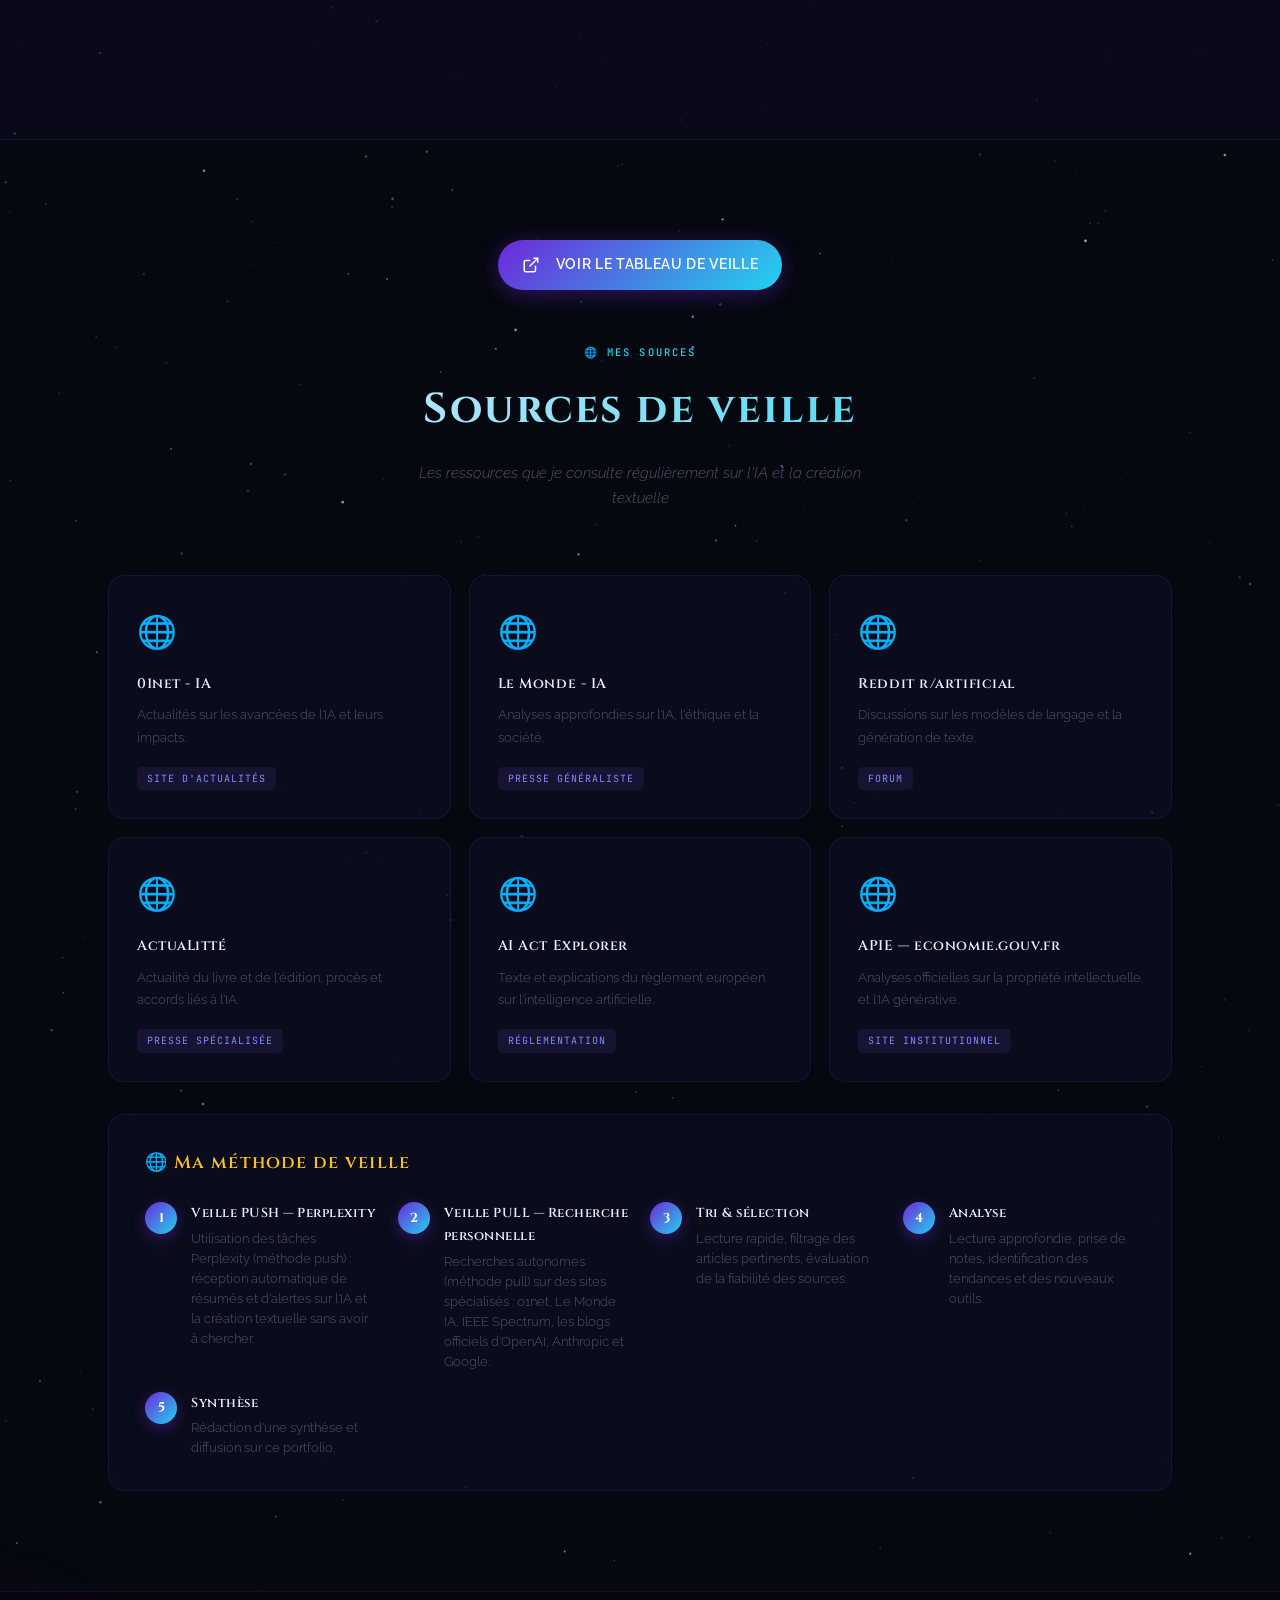
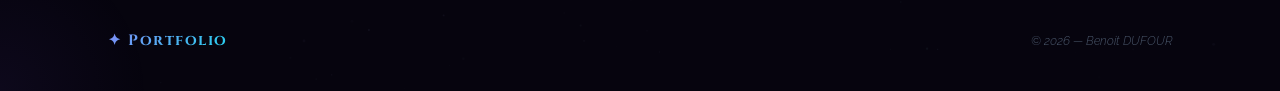
<file: veille.html>
<!DOCTYPE html>
<html lang="fr">

<head>
    <meta charset="UTF-8">
    <meta name="viewport" content="width=device-width, initial-scale=1.0">
    <meta name="description" content="Portfolio de Benoit DUFOUR — Ma veille technologique sur l'IA et la création textuelle">
    <title>Veille Technologique | Portfolio — Benoit DUFOUR</title>
    <link rel="stylesheet" href="style.css">
</head>

<body>
    <canvas id="star-canvas"></canvas>
    <nav class="navbar" id="navbar">
        <div class="nav-container">
            <a href="index.html" class="nav-logo">✦ Portfolio</a>
            <ul class="nav-links" id="navLinks">
                <li><a href="index.html" class="nav-link">Accueil</a></li>
                <li><a href="about.html" class="nav-link">À propos</a></li>
                <li><a href="projets.html" class="nav-link">Projets</a></li>
                <li><a href="veille.html" class="nav-link active">Veille</a></li>
                <li><a href="about.html#contact" class="nav-link nav-link--cta">Contact</a></li>
            </ul>
            <button class="nav-burger" id="navBurger" aria-label="Menu"><span></span><span></span><span></span></button>
        </div>
    </nav>

    <section class="page-header">
        <div class="container">
            <span class="section-tag animate-on-scroll">Rester à jour</span>
            <h1 class="page-header-title animate-on-scroll">Veille Technologique</h1>
            <p class="page-header-desc animate-on-scroll">L'intelligence artificielle au service de la création
                textuelle</p>
        </div>
    </section>

    <!-- SUJET DE VEILLE -->
    <section class="section" id="sujet">
        <div class="container">
            <div class="section-header animate-on-scroll">
                <span class="section-tag">🌐 Mon sujet</span>
                <h2 class="section-title">L'IA dans le monde de la création textuelle</h2>
            </div>
            <div class="veille-topic glass-card animate-on-scroll">
                <div class="veille-topic-header">
                    <span class="veille-topic-icon">🌐</span>
                    <div>
                        <h3>Comment l'IA transforme l'écriture et la production de textes</h3>
                        <p>De la rédaction d'articles à la création littéraire, l'IA redéfinit notre rapport à l'écrit.
                        </p>
                    </div>
                </div>
                <div class="veille-topic-body">
                    <h4>Pourquoi ce sujet ?</h4>
                    <p>L'intelligence artificielle générative a connu une explosion sans précédent dans le domaine de la
                        création textuelle. Des outils comme ChatGPT, Claude ou Gemini sont désormais capables de
                        rédiger des articles, des essais, des scripts, voire des romans entiers. Cette révolution
                        touche tous les métiers liés à l'écriture : journalisme, marketing, littérature, rédaction web,
                        traduction et communication. En tant qu'étudiant en informatique, comprendre comment ces
                        technologies fonctionnent et les enjeux qu'elles soulèvent me semble essentiel.</p>

                    <h4>Synthèse de ma veille</h4>
                    <p>Les modèles de langage (LLM) comme GPT, Claude, Gemini ou Mistral reposent sur des architectures
                        de type Transformer, entraînés sur d'immenses corpus de textes. Ils sont capables de générer du
                        contenu cohérent, créatif et souvent difficile à distinguer d'un texte écrit par un humain.
                        Leur adoption est massive : des agences de presse utilisent l'IA pour rédiger des dépêches,
                        des maisons d'édition reçoivent des manuscrits générés par IA, et les rédacteurs web s'appuient
                        sur ces outils pour gagner en productivité.</p>
                    <p>En 2026, le sujet a basculé d'une question technique vers une question <strong>juridique et
                        économique</strong>. Les modèles ne se contentent plus de répondre : ils deviennent des
                        <strong>agents</strong> capables de rechercher, rédiger, relire et publier sur plusieurs étapes.
                        En parallèle, l'Europe impose depuis le 2 août 2026 l'étiquetage des contenus générés par IA, les
                        procès sur l'entraînement des modèles se multiplient, et la presse s'organise pour faire payer
                        l'utilisation de ses articles.</p>
                    <p>Ces évolutions soulèvent de nombreuses questions : qualité et fiabilité des contenus générés,
                        risques de désinformation, impact sur l'emploi des rédacteurs et des journalistes, et
                        rémunération des auteurs. La frontière entre l'assistance à l'écriture et la substitution de
                        l'auteur humain devient de plus en plus floue.</p>

                    <h4>Les outils IA pour la création textuelle</h4>
                    <div class="veille-tools-grid">
                        <div class="veille-tool glass-card">
                            <strong>ChatGPT (OpenAI)</strong>
                            <p>Modèle conversationnel capable de rédiger des textes, résumés, scripts et contenus
                                créatifs.</p>
                        </div>
                        <div class="veille-tool glass-card">
                            <strong>Claude (Anthropic)</strong>
                            <p>Assistant IA spécialisé dans la rédaction longue, l'analyse de textes et la synthèse
                                documentaire.</p>
                        </div>
                        <div class="veille-tool glass-card">
                            <strong>Gemini (Google)</strong>
                            <p>Assistant intégré à Google Docs et Gmail : rédaction, résumé et reformulation directement
                                dans les outils de travail.</p>
                        </div>
                        <div class="veille-tool glass-card">
                            <strong>Mistral AI</strong>
                            <p>Alternative française et européenne, avec des modèles ouverts utilisables dans ses propres
                                applications.</p>
                        </div>
                        <div class="veille-tool glass-card">
                            <strong>Jasper AI</strong>
                            <p>Plateforme de création de contenu marketing : articles de blog, posts réseaux sociaux,
                                emails.</p>
                        </div>
                        <div class="veille-tool glass-card">
                            <strong>Notion AI</strong>
                            <p>IA intégrée à Notion pour la rédaction, la correction et la reformulation de documents.
                            </p>
                        </div>
                        <div class="veille-tool glass-card">
                            <strong>DeepL Write</strong>
                            <p>Outil d'amélioration de textes : reformulation, correction grammaticale et adaptation du
                                ton.</p>
                        </div>
                        <div class="veille-tool glass-card">
                            <strong>Sudowrite</strong>
                            <p>Assistant d'écriture créative pour les auteurs de fiction : suggestions de style, suite
                                de récits.</p>
                        </div>
                    </div>

                    <h4>Domaines d'application</h4>
                    <ul class="veille-enjeux">
                        <li><strong>Journalisme :</strong> Rédaction automatique de dépêches, résumés d'actualités et
                            articles de données (AP, Reuters utilisent déjà l'IA)</li>
                        <li><strong>Marketing & SEO :</strong> Génération de contenus publicitaires, fiches produits,
                            newsletters et articles optimisés pour le référencement</li>
                        <li><strong>Littérature :</strong> Aide à l'écriture créative, co-écriture humain-IA, génération
                            de scénarios et de dialogues</li>
                        <li><strong>Éducation :</strong> Génération d'exercices, de cours et de supports pédagogiques
                            personnalisés</li>
                        <li><strong>Traduction :</strong> Traduction automatique de plus en plus fidèle au contexte et
                            au registre de langue</li>
                    </ul>

                    <h4>Enjeux et perspectives</h4>
                    <ul class="veille-enjeux">
                        <li><strong>Droits d'auteur :</strong> Qui est l'auteur d'un texte généré par IA ? Les textes
                            d'entraînement sont-ils utilisés légalement ?</li>
                        <li><strong>Désinformation :</strong> Risques de production massive de fausses informations,
                            deep fakes textuels</li>
                        <li><strong>Emploi :</strong> Menace sur les métiers de la rédaction, évolution vers un rôle de
                            supervision et d'édition</li>
                        <li><strong>Qualité :</strong> Risques d'hallucinations, de répétitions et de contenus
                            génériques sans profondeur</li>
                        <li><strong>Détection :</strong> Les détecteurs (GPTZero, Originality.ai) restent peu fiables ;
                            la tendance est au marquage à la source (filigranes, métadonnées de provenance)</li>
                        <li><strong>Réglementation :</strong> L'article 50 de l'AI Act européen rend l'étiquetage des
                            contenus générés par IA obligatoire depuis le 2 août 2026</li>
                    </ul>

                    <h4>Ce que ça change pour un développeur</h4>
                    <ul class="veille-enjeux">
                        <li><strong>Intégrer l'IA dans une application :</strong> appel d'API de LLM, assistants de
                            rédaction intégrés, génération de résumés ou de fiches produits</li>
                        <li><strong>Marquer les contenus générés :</strong> un service qui produit du texte par IA doit
                            prévoir un marquage lisible par machine et une mention visible pour l'utilisateur</li>
                        <li><strong>Protéger les données :</strong> ne pas envoyer de données personnelles sans base
                            légale (RGPD), journaliser et superviser ce que produit l'IA</li>
                        <li><strong>Garder un humain dans la boucle :</strong> relecture et validation avant publication
                            pour limiter les hallucinations</li>
                    </ul>
                </div>
            </div>
        </div>
    </section>

    <!-- ACTUALITÉS -->
    <section class="section section--alt" id="actualites">
        <div class="container">
            <div class="section-header animate-on-scroll">
                <span class="section-tag">📰 Dernières actualités</span>
                <h2 class="section-title">Ce qui a changé en 2025 — 2026</h2>
                <p class="section-desc">Les faits marquants relevés dans ma veille, du plus récent au plus ancien</p>
            </div>
            <div class="timeline">
                <div class="timeline-item animate-on-scroll">
                    <div class="timeline-dot"></div>
                    <div class="timeline-content magic-card">
                        <span class="timeline-date">Octobre 2026</span>
                        <h3>La presse s'unit face à l'IA</h3>
                        <p>Une quarantaine de médias, dont l'<strong>AFP</strong>, <strong>Radio France</strong> et le
                            <strong>New York Times</strong>, rejoignent une coalition mondiale d'éditeurs pour négocier
                            la rémunération de leurs contenus utilisés par les entreprises d'IA.</p>
                        <div class="tag-list"><span class="tag">Presse</span><span class="tag">Licences</span></div>
                    </div>
                </div>
                <div class="timeline-item animate-on-scroll">
                    <div class="timeline-dot"></div>
                    <div class="timeline-content magic-card">
                        <span class="timeline-date">2 août 2026</span>
                        <h3>AI Act : l'étiquetage devient obligatoire</h3>
                        <p>L'<strong>article 50</strong> du règlement européen sur l'IA entre en application : les
                            fournisseurs doivent marquer les contenus générés (de façon lisible par machine) et les
                            déployeurs doivent signaler clairement les textes, images ou vidéos produits par IA. Un délai
                            jusqu'au 2 décembre 2026 est accordé pour le marquage technique des systèmes déjà sur le
                            marché.</p>
                        <div class="tag-list"><span class="tag">Réglementation</span><span class="tag">Transparence</span></div>
                    </div>
                </div>
                <div class="timeline-item animate-on-scroll">
                    <div class="timeline-dot"></div>
                    <div class="timeline-content magic-card">
                        <span class="timeline-date">Juin 2026</span>
                        <h3>Code de bonne pratique sur le marquage</h3>
                        <p>La Commission européenne publie un code de bonne pratique pour appliquer l'article 50 :
                            filigranes, métadonnées de provenance, distinction entre contenu entièrement généré et
                            contenu assisté par IA, et icône commune européenne.</p>
                        <div class="tag-list"><span class="tag">Réglementation</span><span class="tag">Détection</span></div>
                    </div>
                </div>
                <div class="timeline-item animate-on-scroll">
                    <div class="timeline-dot"></div>
                    <div class="timeline-content magic-card">
                        <span class="timeline-date">2026</span>
                        <h3>L'ère des agents IA</h3>
                        <p>Les nouvelles générations de modèles (GPT, Claude, Gemini, Mistral) ne font plus que
                            répondre : elles enchaînent recherche, rédaction et relecture de façon autonome. L'IA
                            s'intègre directement dans les outils de travail (traitement de texte, messagerie,
                            outils de développement).</p>
                        <div class="tag-list"><span class="tag">Modèles</span><span class="tag">Agents</span></div>
                    </div>
                </div>
                <div class="timeline-item animate-on-scroll">
                    <div class="timeline-dot"></div>
                    <div class="timeline-content magic-card">
                        <span class="timeline-date">Mars 2026</span>
                        <h3>Pas de droit d'auteur sans auteur humain</h3>
                        <p>La Cour suprême des États-Unis refuse d'examiner l'affaire <strong>Thaler</strong>,
                            confirmant qu'une œuvre doit avoir un auteur humain pour être protégée. En Allemagne, le
                            tribunal de Munich refuse aussi la protection à des créations générées par simple prompt.</p>
                        <div class="tag-list"><span class="tag">Droit d'auteur</span></div>
                    </div>
                </div>
                <div class="timeline-item animate-on-scroll">
                    <div class="timeline-dot"></div>
                    <div class="timeline-content magic-card">
                        <span class="timeline-date">Janvier 2026</span>
                        <h3>Les éditeurs attaquent Google</h3>
                        <p><strong>Hachette Book Group</strong> et <strong>Cengage</strong> demandent à rejoindre une
                            action en justice contre Google, accusé d'avoir entraîné Gemini sur des livres sans
                            autorisation. En France, une proposition de loi au Sénat vise à présumer l'utilisation des
                            œuvres par les fournisseurs d'IA.</p>
                        <div class="tag-list"><span class="tag">Édition</span><span class="tag">Procès</span></div>
                    </div>
                </div>
                <div class="timeline-item animate-on-scroll">
                    <div class="timeline-dot"></div>
                    <div class="timeline-content magic-card">
                        <span class="timeline-date">Septembre 2025</span>
                        <h3>Anthropic indemnise les auteurs</h3>
                        <p>Anthropic accepte de verser <strong>1,5 milliard de dollars</strong> (environ 3 000 $ par
                            livre) à des auteurs dont les ouvrages piratés avaient servi à entraîner ses modèles. Un
                            accord historique qui fait jurisprudence pour tout le secteur.</p>
                        <div class="tag-list"><span class="tag">Droit d'auteur</span><span class="tag">Procès</span></div>
                    </div>
                </div>
            </div>
        </div>
    </section>

    <!-- SOURCES -->
    <section class="section" id="sources">
        <div class="container">
            <div style="text-align: center; margin-bottom: 3rem;" class="animate-on-scroll">
                <a href="https://docs.google.com/spreadsheets/d/1eefZ2aGoJ2NfqbezK0ZZN-EsU_zKAm4T8g53_-N9b7w/edit?usp=sharing" target="_blank" rel="noopener" class="btn btn--primary" style="display: inline-flex; align-items: center; justify-content: center; padding: 0.8rem 1.5rem; font-weight: 600;">
                    <svg width="18" height="18" viewBox="0 0 24 24" fill="none" stroke="currentColor" stroke-width="2" style="margin-right:8px"><path d="M18 13v6a2 2 0 0 1-2 2H5a2 2 0 0 1-2-2V8a2 2 0 0 1 2-2h6"></path><polyline points="15 3 21 3 21 9"></polyline><line x1="10" y1="14" x2="21" y2="3"></line></svg>
                    Voir le tableau de veille
                </a>
            </div>

            <div class="section-header animate-on-scroll">
                <span class="section-tag">🌐 Mes sources</span>
                <h2 class="section-title">Sources de veille</h2>
                <p class="section-desc">Les ressources que je consulte régulièrement sur l'IA et la création textuelle
                </p>
            </div>
            <div class="veille-grid">
                <a href="https://www.01net.com/tag/intelligence-artificielle/" target="_blank"
                    class="veille-card glass-card animate-on-scroll">
                    <div class="veille-card-icon">🌐</div>
                    <h4>01net - IA</h4>
                    <p>Actualités sur les avancées de l'IA et leurs impacts.</p>
                    <span class="veille-card-type">Site d'actualités</span>
                </a>
                <a href="https://www.lemonde.fr/intelligence-artificielle/" target="_blank"
                    class="veille-card glass-card animate-on-scroll">
                    <div class="veille-card-icon">🌐</div>
                    <h4>Le Monde - IA</h4>
                    <p>Analyses approfondies sur l'IA, l'éthique et la société.</p>
                    <span class="veille-card-type">Presse généraliste</span>
                </a>
                <a href="https://www.reddit.com/r/artificial/" target="_blank"
                    class="veille-card glass-card animate-on-scroll">
                    <div class="veille-card-icon">🌐</div>
                    <h4>Reddit r/artificial</h4>
                    <p>Discussions sur les modèles de langage et la génération de texte.</p>
                    <span class="veille-card-type">Forum</span>
                </a>
                <a href="https://actualitte.com/" target="_blank"
                    class="veille-card glass-card animate-on-scroll">
                    <div class="veille-card-icon">🌐</div>
                    <h4>ActuaLitté</h4>
                    <p>Actualité du livre et de l'édition, procès et accords liés à l'IA.</p>
                    <span class="veille-card-type">Presse spécialisée</span>
                </a>
                <a href="https://artificialintelligenceact.eu/fr/" target="_blank"
                    class="veille-card glass-card animate-on-scroll">
                    <div class="veille-card-icon">🌐</div>
                    <h4>AI Act Explorer</h4>
                    <p>Texte et explications du règlement européen sur l'intelligence artificielle.</p>
                    <span class="veille-card-type">Réglementation</span>
                </a>
                <a href="https://www.economie.gouv.fr/apie" target="_blank"
                    class="veille-card glass-card animate-on-scroll">
                    <div class="veille-card-icon">🌐</div>
                    <h4>APIE — economie.gouv.fr</h4>
                    <p>Analyses officielles sur la propriété intellectuelle et l'IA générative.</p>
                    <span class="veille-card-type">Site institutionnel</span>
                </a>
            </div>

            <div class="veille-method glass-card animate-on-scroll">
                <h3>🌐 Ma méthode de veille</h3>
                <div class="method-steps">
                    <div class="method-step">
                        <div class="method-step-number">1</div>
                        <div><strong>Veille PUSH — Perplexity</strong>
                            <p>Utilisation des tâches Perplexity (méthode push) : réception automatique de résumés et
                                d'alertes sur l'IA et la création textuelle sans avoir à chercher.</p>
                        </div>
                    </div>
                    <div class="method-step">
                        <div class="method-step-number">2</div>
                        <div><strong>Veille PULL — Recherche personnelle</strong>
                            <p>Recherches autonomes (méthode pull) sur des sites spécialisés : 01net, Le Monde IA, IEEE
                                Spectrum, les blogs officiels d'OpenAI, Anthropic et Google.</p>
                        </div>
                    </div>
                    <div class="method-step">
                        <div class="method-step-number">3</div>
                        <div><strong>Tri & sélection</strong>
                            <p>Lecture rapide, filtrage des articles pertinents, évaluation de la fiabilité des sources.
                            </p>
                        </div>
                    </div>
                    <div class="method-step">
                        <div class="method-step-number">4</div>
                        <div><strong>Analyse</strong>
                            <p>Lecture approfondie, prise de notes, identification des tendances et des nouveaux outils.
                            </p>
                        </div>
                    </div>
                    <div class="method-step">
                        <div class="method-step-number">5</div>
                        <div><strong>Synthèse</strong>
                            <p>Rédaction d'une synthèse et diffusion sur ce portfolio.</p>
                        </div>
                    </div>
                </div>
            </div>
        </div>
    </section>

    <footer class="footer">
        <div class="container">
            <div class="footer-content">
                <a href="index.html" class="footer-logo">✦ Portfolio</a>
                <p class="footer-text">© 2026 — Benoit DUFOUR</p>
            </div>
        </div>
    </footer>
    <script src="script.js"></script>
</body>

</html>
</file>
<file: style.css>
/* ============================================
   PORTFOLIO FANTAISIQUE — Style Magique
   Indigo · Cyan · Or — Style Cosmique
   ============================================ */

@import url('https://fonts.googleapis.com/css2?family=Cinzel:wght@400;600;700;900&family=Raleway:ital,wght@0,300;0,400;0,500;0,600;1,300;1,400&family=JetBrains+Mono:wght@400;500&display=swap');

:root {
    /* Fond */
    --bg-0: #060810;
    --bg-1: #0b0e1c;
    --bg-2: #0f1326;
    --bg-3: #151a34;

    /* Accent magique */
    --violet: #6d28d9;
    --violet-light: #818cf8;
    --violet-glow: rgba(109, 40, 217, 0.4);
    --indigo: #6366f1;
    --cyan: #22d3ee;
    --cyan-glow: rgba(34, 211, 238, 0.25);
    --gold: #fbbf24;
    --gold-light: #fde68a;
    --gold-glow: rgba(251, 191, 36, 0.2);
    --teal: #2dd4bf;

    /* Surfaces */
    --surface: rgba(99, 102, 241, 0.05);
    --surface-hover: rgba(99, 102, 241, 0.1);
    --border: rgba(99, 102, 241, 0.12);
    --border-hover: rgba(99, 102, 241, 0.32);

    /* Texte */
    --text-0: #e8eeff;
    --text-1: #9aa3c8;
    --text-2: #4a576b;

    /* Typo */
    --font-title: 'Cinzel', serif;
    --font-body: 'Raleway', sans-serif;
    --font-mono: 'JetBrains Mono', monospace;

    /* Easing */
    --ease: cubic-bezier(0.16, 1, 0.3, 1);
    --radius: 16px;
    --radius-sm: 10px;
}

/* ---- RESET ---- */
*, *::before, *::after {
    margin: 0;
    padding: 0;
    box-sizing: border-box;
}

html {
    scroll-behavior: smooth;
    scroll-padding-top: 80px;
}

body {
    font-family: var(--font-body);
    font-size: 15px;
    color: var(--text-0);
    background: var(--bg-0);
    line-height: 1.75;
    overflow-x: hidden;
    -webkit-font-smoothing: antialiased;
}

a { color: inherit; text-decoration: none; }
ul, ol { list-style: none; }
img { max-width: 100%; display: block; }

.container {
    max-width: 1120px;
    margin: 0 auto;
    padding: 0 28px;
}

/* ============================================
   FOND ÉTOILÉ (canvas généré par JS)
   ============================================ */
#star-canvas {
    position: fixed;
    inset: 0;
    z-index: 0;
    pointer-events: none;
}

/* ============================================
   ANIMATIONS
   ============================================ */
@keyframes fadeUp {
    from { opacity: 0; transform: translateY(28px); }
    to   { opacity: 1; transform: translateY(0); }
}

@keyframes shimmer {
    0%   { background-position: -200% center; }
    100% { background-position: 200% center; }
}

@keyframes float {
    0%, 100% { transform: translateY(0) rotate(0deg); }
    33%       { transform: translateY(-12px) rotate(1deg); }
    66%       { transform: translateY(-6px) rotate(-1deg); }
}

@keyframes pulse-ring {
    0%   { transform: scale(1); opacity: 0.6; }
    100% { transform: scale(1.6); opacity: 0; }
}

@keyframes orbit {
    from { transform: rotate(0deg) translateX(60px) rotate(0deg); }
    to   { transform: rotate(360deg) translateX(60px) rotate(-360deg); }
}

@keyframes twinkle {
    0%, 100% { opacity: 1; transform: scale(1); }
    50%       { opacity: 0.4; transform: scale(0.8); }
}

@keyframes gradientSlide {
    0%   { background-position: 0% 50%; }
    50%  { background-position: 100% 50%; }
    100% { background-position: 0% 50%; }
}

@keyframes fillBar {
    from { width: 0; }
    to   { width: var(--fill); }
}

.animate-on-scroll {
    opacity: 0;
    transform: translateY(24px);
    transition: opacity 0.7s var(--ease), transform 0.7s var(--ease);
}
.animate-on-scroll.visible {
    opacity: 1;
    transform: translateY(0);
}

/* ============================================
   CARD MAGIQUE
   ============================================ */
.magic-card {
    background: var(--surface);
    border: 1px solid var(--border);
    border-radius: var(--radius);
    backdrop-filter: blur(20px);
    -webkit-backdrop-filter: blur(20px);
    transition: border-color 0.3s, background 0.3s, transform 0.3s, box-shadow 0.3s;
    position: relative;
    overflow: hidden;
}

.magic-card::before {
    content: '';
    position: absolute;
    inset: -1px;
    border-radius: inherit;
    padding: 1px;
    background: linear-gradient(135deg, transparent, rgba(139,92,246,0.2), rgba(34,211,238,0.12), transparent);
    -webkit-mask: linear-gradient(#fff 0 0) content-box, linear-gradient(#fff 0 0);
    mask: linear-gradient(#fff 0 0) content-box, linear-gradient(#fff 0 0);
    -webkit-mask-composite: xor;
    mask-composite: exclude;
    opacity: 0;
    transition: opacity 0.3s;
}

.magic-card:hover::before {
    opacity: 1;
}

.magic-card:hover {
    background: var(--surface-hover);
    border-color: var(--border-hover);
    transform: translateY(-3px);
    box-shadow: 0 12px 40px rgba(139, 92, 246, 0.12), 0 0 0 1px rgba(139,92,246,0.08);
}

/* alias pour compatibilité */
.glass-card {
    background: var(--surface);
    border: 1px solid var(--border);
    border-radius: var(--radius);
    backdrop-filter: blur(20px);
    -webkit-backdrop-filter: blur(20px);
    transition: border-color 0.3s, background 0.3s, transform 0.3s, box-shadow 0.3s;
    position: relative;
    overflow: hidden;
}
.glass-card:hover {
    background: var(--surface-hover);
    border-color: var(--border-hover);
    transform: translateY(-3px);
    box-shadow: 0 12px 40px rgba(139, 92, 246, 0.12), 0 0 0 1px rgba(139,92,246,0.08);
}

/* ============================================
   NAVBAR
   ============================================ */
.navbar {
    position: fixed;
    top: 0; left: 0; right: 0;
    z-index: 1000;
    padding: 20px 0;
    transition: background 0.4s, padding 0.4s, border-color 0.4s;
    border-bottom: 1px solid transparent;
}

.navbar.scrolled {
    background: rgba(7, 5, 15, 0.85);
    backdrop-filter: blur(24px);
    -webkit-backdrop-filter: blur(24px);
    border-bottom-color: var(--border);
    padding: 12px 0;
}

.nav-container {
    max-width: 1120px;
    margin: 0 auto;
    padding: 0 28px;
    display: flex;
    align-items: center;
    justify-content: space-between;
}

.nav-logo {
    font-family: var(--font-title);
    font-size: 16px;
    font-weight: 700;
    letter-spacing: 0.08em;
    background: linear-gradient(135deg, var(--violet-light), var(--cyan), var(--gold));
    -webkit-background-clip: text;
    -webkit-text-fill-color: transparent;
    background-clip: text;
    background-size: 200% auto;
    animation: gradientSlide 4s ease infinite;
}

.logo-bracket { /* legacy — caché dans nouveau design */
    display: none;
}

.nav-links {
    display: flex;
    align-items: center;
    gap: 4px;
}

.nav-link {
    padding: 8px 18px;
    font-family: var(--font-body);
    font-size: 13px;
    font-weight: 500;
    color: var(--text-2);
    border-radius: 30px;
    transition: color 0.25s, background 0.25s;
    letter-spacing: 0.04em;
    text-transform: uppercase;
}

.nav-link:hover {
    color: var(--text-0);
    background: rgba(139, 92, 246, 0.1);
}

.nav-link.active {
    color: var(--violet-light);
    background: rgba(139, 92, 246, 0.12);
}

.nav-link--cta {
    background: linear-gradient(135deg, var(--violet), var(--cyan)) !important;
    color: white !important;
    font-weight: 600;
    padding: 8px 22px;
    border-radius: 30px;
    margin-left: 10px;
    box-shadow: 0 4px 20px var(--violet-glow);
    transition: opacity 0.25s, transform 0.25s, box-shadow 0.25s !important;
}

.nav-link--cta:hover {
    opacity: 0.9;
    transform: translateY(-1px);
    box-shadow: 0 6px 28px var(--violet-glow);
}

/* Burger */
.nav-burger {
    display: none;
    flex-direction: column;
    gap: 5px;
    background: none;
    border: none;
    cursor: pointer;
    padding: 8px;
    z-index: 1001;
}
.nav-burger span {
    display: block;
    width: 22px; height: 2px;
    background: var(--text-0);
    border-radius: 2px;
    transition: transform 0.25s, opacity 0.2s;
}
.nav-burger.active span:nth-child(1) { transform: rotate(45deg) translate(5px, 5px); }
.nav-burger.active span:nth-child(2) { opacity: 0; }
.nav-burger.active span:nth-child(3) { transform: rotate(-45deg) translate(5px, -5px); }

/* ============================================
   HERO
   ============================================ */
.hero {
    position: relative;
    min-height: 100vh;
    display: flex;
    align-items: center;
    justify-content: center;
    padding: 140px 28px 100px;
    overflow: hidden;
    z-index: 1;
}

/* Orbes lumineux */
.hero-orb {
    position: absolute;
    border-radius: 50%;
    pointer-events: none;
    filter: blur(120px);
}
.hero-orb--1 {
    top: 10%; left: 5%;
    width: 500px; height: 500px;
    background: radial-gradient(circle, rgba(139,92,246,0.18) 0%, transparent 70%);
    animation: float 10s ease-in-out infinite;
}
.hero-orb--2 {
    bottom: 5%; right: 5%;
    width: 400px; height: 400px;
    background: radial-gradient(circle, rgba(34,211,238,0.1) 0%, transparent 70%);
    animation: float 13s ease-in-out infinite reverse;
}
.hero-orb--3 {
    top: 50%; left: 50%;
    transform: translate(-50%, -50%);
    width: 600px; height: 300px;
    background: radial-gradient(ellipse, rgba(99,102,241,0.08) 0%, transparent 70%);
}

.hero-content {
    position: relative;
    z-index: 1;
    text-align: center;
    max-width: 720px;
    margin: 0 auto;
}

/* Couronne magique au-dessus du titre */
.hero-rune {
    display: inline-flex;
    align-items: center;
    gap: 10px;
    font-family: var(--font-mono);
    font-size: 11px;
    letter-spacing: 0.2em;
    text-transform: uppercase;
    color: var(--violet-light);
    border: 1px solid rgba(139,92,246,0.3);
    background: rgba(139,92,246,0.08);
    padding: 7px 20px;
    border-radius: 30px;
    margin-bottom: 36px;
    animation: fadeUp 0.6s var(--ease) forwards;
}

.hero-rune::before,
.hero-rune::after {
    content: '✦';
    font-size: 8px;
    color: var(--gold);
    animation: twinkle 2s ease-in-out infinite;
}

.hero-title {
    font-family: var(--font-title);
    font-size: clamp(2.8rem, 7vw, 5rem);
    font-weight: 900;
    line-height: 1.05;
    letter-spacing: 0.04em;
    margin-bottom: 28px;
    animation: fadeUp 0.6s var(--ease) 0.1s forwards;
    opacity: 0;
}

.gradient-text {
    background: linear-gradient(135deg, var(--violet-light) 0%, var(--cyan) 50%, var(--gold) 100%);
    background-size: 200% auto;
    -webkit-background-clip: text;
    -webkit-text-fill-color: transparent;
    background-clip: text;
    animation: shimmer 4s linear infinite;
}

.hero-subtitle {
    font-size: 17px;
    font-weight: 300;
    color: var(--text-1);
    margin-bottom: 48px;
    line-height: 1.8;
    font-style: italic;
    animation: fadeUp 0.6s var(--ease) 0.2s forwards;
    opacity: 0;
}

.hero-subtitle strong {
    color: var(--text-0);
    font-weight: 600;
    font-style: normal;
}

.hero-actions {
    display: flex;
    gap: 14px;
    flex-wrap: wrap;
    justify-content: center;
    margin-bottom: 64px;
    animation: fadeUp 0.6s var(--ease) 0.3s forwards;
    opacity: 0;
}

/* Stats kristal */
.hero-stats {
    display: flex;
    gap: 0;
    justify-content: center;
    animation: fadeUp 0.6s var(--ease) 0.4s forwards;
    opacity: 0;
    background: rgba(139,92,246,0.05);
    border: 1px solid var(--border);
    border-radius: var(--radius);
    overflow: hidden;
    backdrop-filter: blur(12px);
}

.stat {
    flex: 1;
    padding: 20px 28px;
    text-align: center;
    position: relative;
}

.stat + .stat::before {
    content: '';
    position: absolute;
    left: 0; top: 20%; bottom: 20%;
    width: 1px;
    background: var(--border);
}

.stat-number {
    display: block;
    font-family: var(--font-title);
    font-size: 2rem;
    font-weight: 700;
    background: linear-gradient(135deg, var(--violet-light), var(--gold));
    -webkit-background-clip: text;
    -webkit-text-fill-color: transparent;
    background-clip: text;
    line-height: 1.1;
    margin-bottom: 4px;
}

.stat-label {
    font-size: 10.5px;
    color: var(--text-2);
    text-transform: uppercase;
    letter-spacing: 0.12em;
    font-weight: 500;
}

/* ============================================
   BUTTONS
   ============================================ */
.btn {
    display: inline-flex;
    align-items: center;
    gap: 8px;
    padding: 13px 30px;
    font-family: var(--font-body);
    font-size: 13.5px;
    font-weight: 600;
    border: none;
    border-radius: 30px;
    cursor: pointer;
    transition: all 0.3s var(--ease);
    letter-spacing: 0.05em;
    text-transform: uppercase;
    position: relative;
}

.btn--primary {
    background: linear-gradient(135deg, var(--violet) 0%, var(--cyan) 100%);
    color: white;
    box-shadow: 0 4px 20px var(--violet-glow);
}

.btn--primary::after {
    content: '';
    position: absolute;
    inset: -2px;
    border-radius: inherit;
    background: linear-gradient(135deg, var(--violet), var(--cyan));
    z-index: -1;
    filter: blur(12px);
    opacity: 0;
    transition: opacity 0.3s;
}

.btn--primary:hover {
    transform: translateY(-2px);
    box-shadow: 0 8px 32px var(--violet-glow);
}

.btn--primary:hover::after {
    opacity: 0.5;
}

.btn--outline {
    background: transparent;
    color: var(--text-1);
    border: 1px solid var(--border-hover);
}

.btn--outline:hover {
    border-color: var(--violet-light);
    color: var(--violet-light);
    background: rgba(139, 92, 246, 0.08);
    box-shadow: 0 4px 20px rgba(139,92,246,0.1);
}

.btn--full { width: 100%; justify-content: center; }
.btn--sm { padding: 8px 18px; font-size: 11.5px; }

/* ============================================
   SECTION
   ============================================ */
.section {
    padding: 100px 0;
    position: relative;
    z-index: 1;
}

.section--alt {
    background: rgba(13, 10, 30, 0.7);
    border-top: 1px solid var(--border);
    border-bottom: 1px solid var(--border);
}

/* Séparateur magique */
.section::before {
    content: '✦  ✦  ✦';
    display: none;
}

.section-header {
    text-align: center;
    margin-bottom: 64px;
}

.section-tag {
    display: inline-block;
    font-family: var(--font-mono);
    font-size: 10.5px;
    font-weight: 500;
    text-transform: uppercase;
    letter-spacing: 0.2em;
    color: var(--cyan);
    margin-bottom: 12px;
}

.section-title {
    font-family: var(--font-title);
    font-size: clamp(1.8rem, 4vw, 2.6rem);
    font-weight: 700;
    letter-spacing: 0.06em;
    margin-bottom: 14px;
    background: linear-gradient(135deg, var(--text-0) 0%, var(--cyan) 100%);
    -webkit-background-clip: text;
    -webkit-text-fill-color: transparent;
    background-clip: text;
}

.section-desc {
    font-size: 14.5px;
    font-weight: 300;
    color: var(--text-2);
    max-width: 480px;
    margin: 0 auto;
    font-style: italic;
}

/* PAGE HEADER */
.page-header {
    position: relative;
    padding: 160px 28px 80px;
    text-align: center;
    overflow: hidden;
    z-index: 1;
}

.page-header-title {
    font-family: var(--font-title);
    font-size: clamp(2.2rem, 5vw, 3.6rem);
    font-weight: 700;
    letter-spacing: 0.06em;
    margin-bottom: 14px;
    background: linear-gradient(135deg, var(--violet-light), var(--cyan));
    -webkit-background-clip: text;
    -webkit-text-fill-color: transparent;
    background-clip: text;
}

.page-header-desc {
    font-size: 15px;
    font-weight: 300;
    color: var(--text-2);
    font-style: italic;
}

/* ============================================
   TAGS
   ============================================ */
.tag-list {
    display: flex;
    flex-wrap: wrap;
    gap: 6px;
    margin-top: 14px;
}

.tag {
    font-family: var(--font-mono);
    font-size: 10.5px;
    font-weight: 500;
    padding: 3px 10px;
    border-radius: 6px;
    background: rgba(139, 92, 246, 0.1);
    color: var(--violet-light);
    border: 1px solid rgba(139, 92, 246, 0.2);
    letter-spacing: 0.04em;
}

/* ============================================
   BTS SIO — INDEX
   ============================================ */
.bts-intro {
    padding: 32px 36px;
    margin-bottom: 32px;
    text-align: center;
    font-size: 15.5px;
    font-weight: 300;
    color: var(--text-1);
    line-height: 1.85;
}

.bts-intro strong {
    color: var(--violet-light);
    font-weight: 600;
}

.options-grid {
    display: grid;
    grid-template-columns: 1fr 1fr;
    gap: 20px;
    margin-bottom: 48px;
}

.option-card {
    padding: 32px;
}

.option-badge {
    display: inline-block;
    font-family: var(--font-title);
    font-size: 11px;
    font-weight: 700;
    letter-spacing: 0.2em;
    padding: 5px 14px;
    border-radius: 20px;
    margin-bottom: 18px;
}

.option-badge--slam {
    background: linear-gradient(135deg, var(--violet), var(--indigo));
    color: white;
    box-shadow: 0 4px 14px rgba(139,92,246,0.3);
}

.option-badge--sisr {
    background: linear-gradient(135deg, var(--teal), var(--indigo));
    color: white;
    box-shadow: 0 4px 14px rgba(45,212,191,0.3);
}

.option-card h3 {
    font-family: var(--font-title);
    font-size: 14px;
    font-weight: 600;
    letter-spacing: 0.04em;
    margin-bottom: 12px;
    color: var(--text-0);
}

.option-card > p {
    font-size: 13.5px;
    font-weight: 300;
    color: var(--text-1);
    margin-bottom: 20px;
    line-height: 1.75;
}

.option-list li {
    display: flex;
    align-items: flex-start;
    gap: 14px;
    padding: 12px 0;
    border-top: 1px solid rgba(139,92,246,0.08);
}

.option-list-icon {
    font-size: 1.1rem;
    flex-shrink: 0;
    margin-top: 2px;
}

.option-list li strong {
    display: block;
    font-size: 13px;
    font-weight: 600;
    color: var(--text-0);
    margin-bottom: 2px;
}

.option-list li p {
    font-size: 12px;
    color: var(--text-2);
}

/* Exam grid */
.exam-section {
    margin-top: 48px;
}

.exam-title {
    font-family: var(--font-title);
    font-size: 18px;
    font-weight: 600;
    letter-spacing: 0.06em;
    text-align: center;
    margin-bottom: 28px;
    color: var(--gold);
}

.exam-grid {
    display: grid;
    grid-template-columns: repeat(auto-fill, minmax(280px, 1fr));
    gap: 14px;
}

.exam-card {
    padding: 22px 24px;
}

.exam-coef {
    display: inline-block;
    font-family: var(--font-mono);
    font-size: 10px;
    font-weight: 500;
    border: 1px solid var(--border-hover);
    color: var(--violet-light);
    padding: 3px 10px;
    border-radius: 6px;
    margin-bottom: 10px;
    letter-spacing: 0.06em;
}

.exam-card h4 {
    font-family: var(--font-title);
    font-size: 13px;
    font-weight: 600;
    letter-spacing: 0.04em;
    margin-bottom: 8px;
    color: var(--text-0);
}

.exam-card p {
    font-size: 12.5px;
    color: var(--text-2);
    font-weight: 300;
}

/* ============================================
   FEATURED PROJECTS (accueil)
   ============================================ */
.featured-grid {
    display: grid;
    grid-template-columns: repeat(3, 1fr);
    gap: 20px;
    margin-bottom: 40px;
}

.featured-card {
    display: block;
    overflow: hidden;
    text-decoration: none;
}

.project-image {
    height: 160px;
    background: linear-gradient(135deg, rgba(139,92,246,0.1), rgba(34,211,238,0.08));
    display: flex;
    align-items: center;
    justify-content: center;
    margin: -1px -1px 0;
    border-bottom: 1px solid var(--border);
    transition: background 0.3s;
    position: relative;
    overflow: hidden;
}

.featured-card:hover .project-image {
    background: linear-gradient(135deg, rgba(139,92,246,0.2), rgba(34,211,238,0.12));
}

.project-image-placeholder {
    position: absolute;
    inset: 0;
    display: flex;
    align-items: center;
    justify-content: center;
    font-size: 2.8rem;
    filter: drop-shadow(0 0 20px var(--violet-glow));
    animation: float 6s ease-in-out infinite;
}

.project-image-placeholder img {
    width: 70%;
    height: 70%;
    object-fit: contain;
    animation: none;
    filter: none;
    display: block;
}

.project-info {
    padding: 22px 24px;
}

.project-context {
    font-family: var(--font-mono);
    font-size: 10px;
    letter-spacing: 0.1em;
    text-transform: uppercase;
    color: var(--violet-light);
    background: rgba(139,92,246,0.1);
    padding: 3px 10px;
    border-radius: 5px;
    display: inline-block;
    margin-bottom: 10px;
}

.project-context--perso {
    color: var(--cyan);
    background: rgba(34,211,238,0.08);
}

.project-context--stage {
    color: var(--gold);
    background: rgba(251,191,36,0.1);
}

.project-info h3 {
    font-family: var(--font-title);
    font-size: 15px;
    font-weight: 600;
    letter-spacing: 0.04em;
    margin-bottom: 8px;
    color: var(--text-0);
}

.project-info p {
    font-size: 13px;
    color: var(--text-2);
    font-weight: 300;
}

.featured-actions {
    text-align: center;
}

/* ============================================
   TIMELINE
   ============================================ */
.timeline {
    position: relative;
    padding-left: 40px;
    max-width: 700px;
    margin: 0 auto 56px;
}

.timeline::before {
    content: '';
    position: absolute;
    left: 8px; top: 16px; bottom: 16px;
    width: 2px;
    background: linear-gradient(to bottom, var(--violet), var(--cyan), transparent);
    border-radius: 2px;
}

.timeline-item {
    position: relative;
    margin-bottom: 18px;
}

.timeline-dot {
    position: absolute;
    left: -35px;
    top: 22px;
    width: 10px; height: 10px;
    border-radius: 50%;
    background: linear-gradient(135deg, var(--violet), var(--cyan));
    z-index: 1;
    box-shadow: 0 0 14px var(--violet-glow);
}

.timeline-dot::after {
    content: '';
    position: absolute;
    inset: -4px;
    border-radius: 50%;
    border: 1px solid rgba(139,92,246,0.3);
    animation: pulse-ring 2s ease-out infinite;
}

.timeline-content {
    padding: 22px 26px;
}

.timeline-date {
    font-family: var(--font-mono);
    font-size: 10.5px;
    color: var(--cyan);
    display: block;
    margin-bottom: 6px;
    letter-spacing: 0.06em;
    font-weight: 500;
}

.timeline-content h3 {
    font-family: var(--font-title);
    font-size: 15px;
    font-weight: 600;
    letter-spacing: 0.04em;
    margin-bottom: 8px;
    color: var(--text-0);
}

.timeline-content p {
    color: var(--text-1);
    font-size: 13.5px;
    font-weight: 300;
}

/* ============================================
   SKILLS
   ============================================ */
.skills-grid {
    max-width: 700px;
    margin: 0 auto;
}

.skills-title {
    font-family: var(--font-title);
    font-size: 20px;
    font-weight: 600;
    letter-spacing: 0.06em;
    text-align: center;
    margin-bottom: 26px;
    color: var(--text-0);
}

.skills-container {
    display: grid;
    grid-template-columns: repeat(2, 1fr);
    gap: 14px;
}

.skill-card {
    padding: 24px;
    text-align: center;
}

.skill-icon {
    font-size: 1.8rem;
    margin-bottom: 12px;
    display: block;
    animation: float 5s ease-in-out infinite;
}

.skill-card h4 {
    font-family: var(--font-title);
    font-size: 12.5px;
    font-weight: 600;
    letter-spacing: 0.06em;
    margin-bottom: 14px;
    color: var(--text-0);
}

.skill-bar {
    height: 3px;
    background: rgba(139,92,246,0.15);
    border-radius: 3px;
    overflow: hidden;
    margin-bottom: 8px;
}

.skill-fill {
    height: 100%;
    width: var(--fill);
    background: linear-gradient(90deg, var(--violet), var(--cyan));
    border-radius: 3px;
    animation: fillBar 1.2s var(--ease) forwards;
    box-shadow: 0 0 8px var(--violet-glow);
}

.skill-tags {
    font-size: 11px;
    color: var(--text-2);
    font-family: var(--font-mono);
}

/* ============================================
   ABOUT — Présentation
   ============================================ */
.about-intro {
    display: grid;
    grid-template-columns: 180px 1fr;
    gap: 48px;
    align-items: start;
    margin-bottom: 0;
}

.about-photo {
    position: relative;
}

.about-photo-placeholder {
    width: 180px; height: 180px;
    border-radius: 50%;
    background: linear-gradient(135deg, rgba(139,92,246,0.2), rgba(34,211,238,0.15));
    border: 2px solid var(--border-hover);
    display: flex;
    align-items: center;
    justify-content: center;
    font-size: 3.5rem;
    box-shadow: 0 0 40px var(--violet-glow);
    animation: float 7s ease-in-out infinite;
}

.about-text h2 {
    font-family: var(--font-title);
    font-size: 2rem;
    font-weight: 700;
    letter-spacing: 0.06em;
    margin-bottom: 6px;
    background: linear-gradient(135deg, var(--violet-light), var(--cyan));
    -webkit-background-clip: text;
    -webkit-text-fill-color: transparent;
    background-clip: text;
}

.about-role {
    font-size: 13px;
    color: var(--cyan);
    font-family: var(--font-mono);
    letter-spacing: 0.1em;
    text-transform: uppercase;
    margin-bottom: 20px;
    font-style: normal !important;
}

.about-text p {
    font-size: 14.5px;
    color: var(--text-1);
    font-weight: 300;
    margin-bottom: 14px;
    line-height: 1.8;
}

.about-quick-info {
    display: flex;
    flex-wrap: wrap;
    gap: 10px;
    margin-top: 20px;
}

.quick-info-item {
    display: flex;
    align-items: center;
    gap: 8px;
    font-size: 13px;
    color: var(--text-2);
    background: rgba(139,92,246,0.07);
    border: 1px solid var(--border);
    padding: 7px 14px;
    border-radius: 20px;
    font-weight: 300;
}

.quick-info-icon {
    font-size: 1rem;
}

/* ============================================
   CERTIFICATIONS
   ============================================ */
.certif-grid {
    display: grid;
    grid-template-columns: repeat(auto-fit, minmax(260px, 1fr));
    gap: 16px;
}

.certif-card {
    padding: 28px;
    position: relative;
}

.certif-badge {
    margin-bottom: 16px;
    color: var(--violet-light);
}

.certif-title {
    font-family: var(--font-title);
    font-size: 14px;
    font-weight: 600;
    letter-spacing: 0.04em;
    margin-bottom: 6px;
    color: var(--text-0);
}

.certif-org {
    font-size: 12px;
    color: var(--violet-light);
    font-weight: 500;
    font-family: var(--font-mono);
}

.certif-date {
    font-family: var(--font-mono);
    font-size: 10.5px;
    color: var(--text-2);
    margin-bottom: 10px;
    margin-top: 4px;
}

.certif-desc {
    font-size: 13px;
    color: var(--text-1);
    font-weight: 300;
    margin-bottom: 16px;
    line-height: 1.7;
}

.certif-type {
    display: inline-block;
    font-family: var(--font-mono);
    font-size: 10px;
    font-weight: 600;
    text-transform: uppercase;
    letter-spacing: 0.08em;
    padding: 4px 12px;
    border-radius: 6px;
}

.certif-type--cert {
    background: rgba(139,92,246,0.12);
    color: var(--violet-light);
    border: 1px solid rgba(139,92,246,0.2);
}

.certif-type--attest {
    background: rgba(45,212,191,0.1);
    color: var(--teal);
    border: 1px solid rgba(45,212,191,0.2);
}

/* ============================================
   PROJECTS
   ============================================ */
.projects-filter {
    display: flex;
    justify-content: center;
    gap: 8px;
    margin-bottom: 40px;
    flex-wrap: wrap;
}

.filter-btn {
    padding: 7px 20px;
    font-family: var(--font-body);
    font-size: 12px;
    font-weight: 500;
    letter-spacing: 0.06em;
    text-transform: uppercase;
    border: 1px solid var(--border);
    border-radius: 24px;
    background: transparent;
    color: var(--text-2);
    cursor: pointer;
    transition: all 0.25s;
}

.filter-btn:hover,
.filter-btn.active {
    background: linear-gradient(135deg, var(--violet), var(--cyan));
    color: white;
    border-color: transparent;
    box-shadow: 0 4px 16px var(--violet-glow);
}

.projects-grid {
    display: grid;
    grid-template-columns: repeat(auto-fill, minmax(320px, 1fr));
    gap: 18px;
}

.project-card {
    overflow: hidden;
    transition: transform 0.3s var(--ease), box-shadow 0.3s;
    display: block;
    text-decoration: none;
}

.project-card:hover {
    transform: translateY(-5px);
    box-shadow: 0 16px 48px rgba(139, 92, 246, 0.14);
}

.project-card.hidden {
    display: none;
}

.project-card-image {
    height: 140px;
    display: flex;
    align-items: center;
    justify-content: center;
    background: linear-gradient(135deg, rgba(139,92,246,0.1), rgba(34,211,238,0.08));
    border-bottom: 1px solid var(--border);
    font-size: 2.5rem;
}

.project-card-body {
    padding: 22px 24px;
}

.project-card-body h3 {
    font-family: var(--font-title);
    font-size: 14px;
    font-weight: 600;
    letter-spacing: 0.04em;
    margin-bottom: 8px;
    margin-top: 8px;
    color: var(--text-0);
}

.project-card-body p {
    font-size: 13px;
    color: var(--text-2);
    font-weight: 300;
    line-height: 1.65;
}

.project-number {
    font-family: var(--font-mono);
    font-size: 10px;
    color: var(--text-2);
    letter-spacing: 0.08em;
}

/* ============================================
   PROJECT DETAIL PAGE
   ============================================ */
.project-detail-header {
    position: relative;
    padding: 160px 28px 80px;
    text-align: center;
    overflow: hidden;
    z-index: 1;
}

.project-detail-title {
    font-family: var(--font-title);
    font-size: clamp(2rem, 5vw, 3.2rem);
    font-weight: 700;
    letter-spacing: 0.06em;
    margin-bottom: 16px;
    background: linear-gradient(135deg, var(--violet-light), var(--gold));
    -webkit-background-clip: text;
    -webkit-text-fill-color: transparent;
    background-clip: text;
}

.project-detail-meta {
    display: flex;
    gap: 10px;
    flex-wrap: wrap;
    justify-content: center;
    margin-top: 20px;
}

.project-section-title {
    font-family: var(--font-title);
    font-size: 1.3rem;
    font-weight: 600;
    letter-spacing: 0.06em;
    margin-bottom: 20px;
    color: var(--violet-light);
    display: flex;
    align-items: center;
    gap: 12px;
}

.project-section-title::before {
    content: '✦';
    color: var(--gold);
    font-size: 0.7em;
}

.project-content-grid {
    display: grid;
    grid-template-columns: 1fr 320px;
    gap: 28px;
    align-items: start;
}

.project-main-card {
    padding: 36px;
}

.project-main-card p {
    font-size: 14.5px;
    font-weight: 300;
    color: var(--text-1);
    line-height: 1.85;
    margin-bottom: 16px;
}

.project-sidebar-card {
    padding: 28px;
}

.project-sidebar-section {
    margin-bottom: 24px;
}

.project-sidebar-section h4 {
    font-family: var(--font-title);
    font-size: 11px;
    letter-spacing: 0.14em;
    text-transform: uppercase;
    color: var(--text-2);
    margin-bottom: 12px;
}

.project-link-btn {
    display: inline-flex;
    align-items: center;
    gap: 8px;
}

.project-missions-list {
    list-style: none;
    padding: 0;
}

.project-missions-list li {
    padding: 10px 0;
    border-bottom: 1px solid rgba(139,92,246,0.08);
    font-size: 13.5px;
    font-weight: 300;
    color: var(--text-1);
    display: flex;
    align-items: flex-start;
    gap: 10px;
}

.project-missions-list li::before {
    content: '✦';
    color: var(--violet-light);
    font-size: 8px;
    margin-top: 6px;
    flex-shrink: 0;
}

.project-nav {
    display: flex;
    justify-content: space-between;
    align-items: center;
    padding: 24px 0;
    border-top: 1px solid var(--border);
    margin-top: 48px;
}

/* ============================================
   VEILLE
   ============================================ */
.veille-intro {
    padding: 28px 32px;
    margin-bottom: 36px;
    text-align: center;
    font-size: 15px;
    font-weight: 300;
    color: var(--text-1);
    font-style: italic;
}

.veille-grid {
    display: grid;
    grid-template-columns: repeat(auto-fill, minmax(340px, 1fr));
    gap: 18px;
}

.veille-card {
    padding: 28px;
    display: block;
    text-decoration: none;
}

.veille-card-header {
    display: flex;
    align-items: flex-start;
    gap: 14px;
    margin-bottom: 14px;
}

.veille-icon {
    font-size: 1.8rem;
    flex-shrink: 0;
}

.veille-meta {
    flex: 1;
}

.veille-category {
    font-family: var(--font-mono);
    font-size: 10px;
    letter-spacing: 0.12em;
    text-transform: uppercase;
    color: var(--cyan);
    background: rgba(34,211,238,0.08);
    padding: 3px 9px;
    border-radius: 5px;
    display: inline-block;
    margin-bottom: 6px;
}

.veille-title {
    font-family: var(--font-title);
    font-size: 15px;
    font-weight: 600;
    letter-spacing: 0.04em;
    color: var(--text-0);
}

.veille-date {
    font-family: var(--font-mono);
    font-size: 10px;
    color: var(--text-2);
    display: block;
    margin-bottom: 10px;
}

.veille-excerpt {
    font-size: 13.5px;
    font-weight: 300;
    color: var(--text-1);
    line-height: 1.7;
}

.veille-card-footer {
    display: flex;
    align-items: center;
    justify-content: space-between;
    margin-top: 16px;
    padding-top: 14px;
    border-top: 1px solid rgba(139,92,246,0.08);
}

.veille-source {
    font-family: var(--font-mono);
    font-size: 10.5px;
    color: var(--text-2);
}

.veille-readmore {
    font-size: 11px;
    font-weight: 600;
    color: var(--violet-light);
    text-transform: uppercase;
    letter-spacing: 0.08em;
    display: flex;
    align-items: center;
    gap: 5px;
}

/* ============================================
   CONTACT
   ============================================ */
.contact-container {
    display: grid;
    grid-template-columns: 1fr 1.4fr;
    gap: 28px;
    align-items: start;
}

.contact-info {
    display: flex;
    flex-direction: column;
    gap: 12px;
}

.contact-item {
    padding: 18px 20px;
    display: flex;
    align-items: center;
    gap: 16px;
}

.contact-icon {
    font-size: 1.5rem;
}

.contact-item h4 {
    font-family: var(--font-title);
    font-size: 12px;
    font-weight: 600;
    letter-spacing: 0.06em;
    margin-bottom: 2px;
    color: var(--text-0);
}

.contact-item p {
    font-size: 13px;
    font-weight: 300;
    color: var(--text-2);
}

.contact-form {
    padding: 32px 36px;
}

.form-group {
    margin-bottom: 20px;
}

.form-group label {
    display: block;
    font-family: var(--font-title);
    font-size: 11px;
    font-weight: 600;
    letter-spacing: 0.1em;
    text-transform: uppercase;
    color: var(--text-2);
    margin-bottom: 8px;
}

.form-group input,
.form-group textarea {
    width: 100%;
    padding: 12px 16px;
    background: rgba(139,92,246,0.05);
    border: 1px solid var(--border);
    border-radius: var(--radius-sm);
    color: var(--text-0);
    font-family: var(--font-body);
    font-size: 14px;
    font-weight: 300;
    transition: border-color 0.25s, background 0.25s, box-shadow 0.25s;
    outline: none;
}

.form-group input:focus,
.form-group textarea:focus {
    border-color: var(--violet);
    background: rgba(139,92,246,0.1);
    box-shadow: 0 0 0 3px rgba(139,92,246,0.1);
}

.form-group input::placeholder,
.form-group textarea::placeholder {
    color: var(--text-2);
    font-weight: 300;
}

.form-group textarea {
    resize: vertical;
    min-height: 120px;
}

/* ============================================
   FOOTER
   ============================================ */
.footer {
    position: relative;
    z-index: 1;
    border-top: 1px solid var(--border);
    padding: 36px 0;
    background: rgba(7, 5, 15, 0.9);
}

.footer-content {
    display: flex;
    align-items: center;
    justify-content: space-between;
    flex-wrap: wrap;
    gap: 20px;
}

.footer-logo {
    font-family: var(--font-title);
    font-size: 15px;
    font-weight: 700;
    letter-spacing: 0.1em;
    background: linear-gradient(135deg, var(--violet-light), var(--cyan));
    -webkit-background-clip: text;
    -webkit-text-fill-color: transparent;
    background-clip: text;
}

.footer-text {
    font-size: 12px;
    font-weight: 300;
    color: var(--text-2);
    font-style: italic;
}

.footer-links {
    display: flex;
    gap: 16px;
}

.footer-links a {
    color: var(--text-2);
    transition: color 0.25s, transform 0.25s;
    display: flex;
}

.footer-links a:hover {
    color: var(--violet-light);
    transform: translateY(-2px);
}

/* ============================================
   RESPONSIVE
   ============================================ */
@media (max-width: 900px) {
    .options-grid,
    .featured-grid,
    .project-content-grid,
    .contact-container {
        grid-template-columns: 1fr;
    }
    .about-intro {
        grid-template-columns: 1fr;
        text-align: center;
    }
    .about-photo {
        display: flex;
        justify-content: center;
    }
    .about-quick-info {
        justify-content: center;
    }
}

@media (max-width: 700px) {
    .nav-links {
        display: none;
        position: fixed;
        inset: 0;
        background: rgba(7, 5, 15, 0.97);
        backdrop-filter: blur(20px);
        flex-direction: column;
        align-items: center;
        justify-content: center;
        gap: 16px;
        z-index: 999;
    }
    .nav-links.open { display: flex; }
    .nav-burger { display: flex; }
    .nav-link { font-size: 18px; padding: 12px 32px; }

    .hero-stats { flex-direction: column; }
    .stat + .stat::before { display: none; }
    .section { padding: 70px 0; }
    .skills-container { grid-template-columns: 1fr; }
    .footer-content { flex-direction: column; text-align: center; }
}
/* ============================================
   PROJETS PAGE — stages & extra classes
   ============================================ */
.stages-container {
    display: flex;
    flex-direction: column;
    gap: 18px;
}

.stage-card {
    padding: 28px 32px;
    display: block;
    text-decoration: none;
    color: inherit;
}

.stage-header {
    display: flex;
    align-items: flex-start;
    gap: 18px;
    margin-bottom: 18px;
}

.stage-icon {
    font-size: 1.8rem;
    flex-shrink: 0;
}

.stage-header h3 {
    font-family: var(--font-title);
    font-size: 15px;
    font-weight: 600;
    letter-spacing: 0.04em;
    color: var(--text-0);
    margin-bottom: 4px;
}

.stage-company {
    font-family: var(--font-mono);
    font-size: 11px;
    color: var(--cyan);
    letter-spacing: 0.06em;
}

.stage-period {
    margin-left: auto;
    font-family: var(--font-mono);
    font-size: 10px;
    color: var(--text-2);
    border: 1px solid var(--border);
    padding: 4px 12px;
    border-radius: 12px;
    white-space: nowrap;
}

.stage-body {
    padding-left: 0;
}

.stage-description {
    font-size: 14px;
    font-weight: 300;
    color: var(--text-1);
    margin-bottom: 14px;
}

.stage-body h4 {
    font-family: var(--font-title);
    font-size: 11px;
    letter-spacing: 0.1em;
    text-transform: uppercase;
    color: var(--text-2);
    margin-bottom: 10px;
}

.stage-missions {
    list-style: none;
    padding: 0;
    margin-bottom: 14px;
}

.stage-missions li {
    font-size: 13.5px;
    font-weight: 300;
    color: var(--text-1);
    padding: 7px 0;
    border-bottom: 1px solid rgba(139,92,246,0.06);
    display: flex;
    align-items: flex-start;
    gap: 10px;
}

.stage-missions li::before {
    content: '✦';
    color: var(--violet-light);
    font-size: 7px;
    margin-top: 7px;
    flex-shrink: 0;
}

.project-overlay {
    position: absolute;
    inset: 0;
    background: rgba(139,92,246,0.15);
    display: flex;
    align-items: center;
    justify-content: center;
    opacity: 0;
    transition: opacity 0.25s;
}

.project-image { position: relative; overflow: hidden; }

.project-card:hover .project-overlay {
    opacity: 1;
}

.project-link {
    background: linear-gradient(135deg, var(--violet), var(--cyan));
    color: white;
    padding: 10px 22px;
    border-radius: 24px;
    font-size: 12px;
    font-weight: 600;
    font-family: var(--font-body);
    letter-spacing: 0.04em;
}

.project-detail-item {
    font-size: 12.5px;
    color: var(--text-2);
    margin-bottom: 4px;
}

.project-detail-item strong {
    color: var(--text-1);
    font-weight: 600;
}

/* ============================================
   PROJECT DETAIL HERO (projet-*.html)
   ============================================ */
.projet-detail-hero {
    position: relative;
    padding: 140px 0 80px;
    overflow: hidden;
    z-index: 1;
}

.projet-detail-header {
    text-align: center;
}

.back-link {
    display: inline-flex;
    align-items: center;
    gap: 8px;
    font-size: 12px;
    color: var(--text-2);
    font-family: var(--font-body);
    font-weight: 500;
    letter-spacing: 0.06em;
    text-transform: uppercase;
    margin-bottom: 24px;
    transition: color 0.2s;
}

.back-link:hover {
    color: var(--violet-light);
}

.projet-detail-title {
    font-family: var(--font-title);
    font-size: clamp(2rem, 5vw, 3rem);
    font-weight: 700;
    letter-spacing: 0.06em;
    background: linear-gradient(135deg, var(--violet-light), var(--gold));
    -webkit-background-clip: text;
    -webkit-text-fill-color: transparent;
    background-clip: text;
    margin-bottom: 16px;
}

.projet-detail-subtitle {
    font-size: 15px;
    font-weight: 300;
    color: var(--text-1);
    font-style: italic;
    max-width: 580px;
    margin: 0 auto 20px;
}

.projet-detail-meta {
    display: flex;
    gap: 10px;
    flex-wrap: wrap;
    justify-content: center;
}

.meta-badge {
    font-family: var(--font-mono);
    font-size: 10.5px;
    letter-spacing: 0.06em;
    border: 1px solid var(--border-hover);
    color: var(--violet-light);
    padding: 5px 14px;
    border-radius: 12px;
    background: rgba(139,92,246,0.07);
}

.projet-section {
    padding: 30px 0;
    border-bottom: 1px solid rgba(139,92,246,0.08);
}

.projet-content {
    max-width: 780px;
    margin: 0 auto;
}

.projet-section-title {
    font-family: var(--font-title);
    font-size: 1.25rem;
    font-weight: 600;
    letter-spacing: 0.06em;
    color: var(--violet-light);
    margin-bottom: 20px;
    display: flex;
    align-items: center;
    gap: 12px;
}

.projet-content > p {
    font-size: 14.5px;
    font-weight: 300;
    color: var(--text-1);
    line-height: 1.85;
    margin-bottom: 14px;
}

.projet-content ul {
    list-style: none;
    padding: 0;
    margin-bottom: 14px;
}

.projet-content ul li {
    display: flex;
    align-items: flex-start;
    gap: 10px;
    padding: 8px 0;
    font-size: 13.5px;
    font-weight: 300;
    color: var(--text-1);
    border-bottom: 1px solid rgba(139,92,246,0.06);
}

.projet-content ul li::before {
    content: '✦';
    color: var(--cyan);
    font-size: 7px;
    margin-top: 7px;
    flex-shrink: 0;
}

.projet-content ul li strong {
    color: var(--text-0);
    font-weight: 600;
}

.tech-grid {
    display: grid;
    grid-template-columns: repeat(auto-fill, minmax(180px, 1fr));
    gap: 14px;
    margin-top: 14px;
}

.tech-item {
    padding: 20px;
    text-align: center;
}

.tech-item .icon {
    font-size: 1.8rem;
    margin-bottom: 10px;
    display: block;
}

.tech-item h4 {
    font-family: var(--font-title);
    font-size: 13px;
    font-weight: 600;
    letter-spacing: 0.04em;
    margin-bottom: 6px;
    color: var(--text-0);
}

.tech-item p {
    font-size: 11.5px;
    font-weight: 300;
    color: var(--text-2);
}

.doc-card {
    padding: 20px 24px;
    margin-bottom: 10px;
}

.doc-card h4 {
    font-family: var(--font-title);
    font-size: 13px;
    font-weight: 600;
    letter-spacing: 0.04em;
    color: var(--text-0);
    margin-bottom: 6px;
}

.doc-card p {
    font-size: 13px;
    font-weight: 300;
    color: var(--text-2);
}

/* ============================================
   VEILLE PAGE — extra
   ============================================ */
.veille-topic {
    padding: 36px 40px;
    margin-bottom: 40px;
}

.veille-topic-header {
    display: flex;
    align-items: flex-start;
    gap: 16px;
    margin-bottom: 28px;
    padding-bottom: 20px;
    border-bottom: 1px solid var(--border);
}

.veille-topic-icon {
    font-size: 2rem;
    flex-shrink: 0;
}

.veille-topic-header h3 {
    font-family: var(--font-title);
    font-size: 19px;
    font-weight: 600;
    letter-spacing: 0.04em;
    color: var(--text-0);
    margin-bottom: 6px;
}

.veille-topic-header p {
    font-size: 13.5px;
    font-weight: 300;
    color: var(--text-2);
    font-style: italic;
}

.veille-topic-body h4 {
    font-family: var(--font-title);
    font-size: 14px;
    font-weight: 600;
    letter-spacing: 0.06em;
    color: var(--violet-light);
    margin: 22px 0 10px;
}

.veille-topic-body p {
    font-size: 14px;
    font-weight: 300;
    color: var(--text-1);
    line-height: 1.85;
    margin-bottom: 10px;
}

.veille-tools-grid {
    display: grid;
    grid-template-columns: repeat(auto-fill, minmax(200px, 1fr));
    gap: 12px;
    margin: 12px 0;
}

.veille-tool {
    padding: 16px 18px;
}

.veille-tool strong {
    display: block;
    font-size: 12.5px;
    font-weight: 600;
    font-family: var(--font-title);
    letter-spacing: 0.04em;
    color: var(--text-0);
    margin-bottom: 6px;
}

.veille-tool p {
    font-size: 12px;
    font-weight: 300;
    color: var(--text-2);
    margin: 0;
}

.veille-enjeux {
    list-style: none;
    padding: 0;
    margin: 10px 0;
}

.veille-enjeux li {
    display: flex;
    gap: 10px;
    align-items: flex-start;
    padding: 9px 0;
    font-size: 13.5px;
    font-weight: 300;
    color: var(--text-1);
    border-bottom: 1px solid rgba(139,92,246,0.06);
    line-height: 1.65;
}

.veille-enjeux li::before {
    content: '✦';
    color: var(--cyan);
    font-size: 7px;
    margin-top: 7px;
    flex-shrink: 0;
}

.veille-enjeux li strong {
    color: var(--text-0);
    font-weight: 600;
}

/* Veille source cards */
.veille-grid.sources-grid {
    grid-template-columns: repeat(auto-fill, minmax(280px, 1fr));
}

.veille-card-icon {
    font-size: 2rem;
    margin-bottom: 12px;
    display: block;
}

.veille-card h4 {
    font-family: var(--font-title);
    font-size: 14px;
    font-weight: 600;
    letter-spacing: 0.04em;
    margin-bottom: 8px;
    color: var(--text-0);
}

.veille-card p {
    font-size: 13px;
    font-weight: 300;
    color: var(--text-2);
    margin-bottom: 14px;
}

.veille-card-type {
    font-family: var(--font-mono);
    font-size: 10px;
    letter-spacing: 0.1em;
    text-transform: uppercase;
    color: var(--violet-light);
    background: rgba(139,92,246,0.1);
    padding: 3px 10px;
    border-radius: 5px;
    display: inline-block;
}

/* Veille method steps */
.veille-method {
    padding: 32px 36px;
    margin-top: 32px;
}

.veille-method h3 {
    font-family: var(--font-title);
    font-size: 18px;
    font-weight: 600;
    letter-spacing: 0.06em;
    color: var(--gold);
    margin-bottom: 24px;
}

.method-steps {
    display: grid;
    grid-template-columns: repeat(auto-fill, minmax(200px, 1fr));
    gap: 20px;
}

.method-step {
    display: flex;
    gap: 14px;
    align-items: flex-start;
}

.method-step-number {
    width: 32px;
    height: 32px;
    border-radius: 50%;
    background: linear-gradient(135deg, var(--violet), var(--cyan));
    display: flex;
    align-items: center;
    justify-content: center;
    font-family: var(--font-title);
    font-size: 13px;
    font-weight: 700;
    color: white;
    flex-shrink: 0;
    box-shadow: 0 4px 14px var(--violet-glow);
}

.method-step strong {
    display: block;
    font-size: 13px;
    font-weight: 600;
    font-family: var(--font-title);
    letter-spacing: 0.04em;
    color: var(--text-0);
    margin-bottom: 4px;
}

.method-step p {
    font-size: 12.5px;
    font-weight: 300;
    color: var(--text-2);
    line-height: 1.6;
}



/* ============================================
   PROJECT RESOURCES BAR
   ============================================ */
.project-resources {
    display: flex;
    align-items: center;
    justify-content: space-between;
    gap: 24px;
    padding: 22px 30px;
    flex-wrap: wrap;
}

.project-resources-info {
    flex: 1;
    min-width: 200px;
}

.project-resources-label {
    display: block;
    font-family: var(--font-title);
    font-size: 12px;
    font-weight: 700;
    letter-spacing: 0.1em;
    text-transform: uppercase;
    color: var(--cyan);
    margin-bottom: 5px;
}

.project-resources-info p {
    font-size: 13px;
    font-weight: 300;
    color: var(--text-2);
    margin: 0;
}

.project-resources-actions {
    display: flex;
    gap: 12px;
    flex-wrap: wrap;
    align-items: center;
}

.project-resources-actions .btn {
    display: inline-flex;
    align-items: center;
    white-space: nowrap;
}

/* PROJECT NAV (prev/next) */
.project-nav {
    display: flex;
    justify-content: space-between;
    align-items: center;
    padding: 40px 0 60px;
    gap: 16px;
}

.project-nav .btn {
    display: inline-flex;
    align-items: center;
    gap: 8px;
}

/* -- Tech Logo Grid (Comp�tences) -- */
.skills-title {
    font-family: 'Cinzel', serif;
    font-size: 1.1rem;
    color: var(--clr-cyan);
    margin-bottom: 24px;
    text-align: center;
    letter-spacing: .06em;
}
.tech-logo-grid {
    display: grid;
    grid-template-columns: repeat(auto-fill, minmax(120px, 1fr));
    gap: 16px;
}
.tech-logo-card {
    display: flex;
    flex-direction: column;
    align-items: center;
    gap: 10px;
    padding: 20px 12px;
    text-align: center;
    cursor: default;
    transition: transform .2s, box-shadow .2s;
}
.tech-logo-card:hover {
    transform: translateY(-4px);
    box-shadow: 0 8px 24px rgba(0,0,0,.4);
}
.tech-logo-img-wrap {
    width: 64px;
    height: 64px;
    display: flex;
    align-items: center;
    justify-content: center;
}
.tech-logo-img {
    max-width: 64px;
    max-height: 64px;
    width: 100%;
    height: 100%;
    object-fit: contain;
    filter: drop-shadow(0 2px 6px rgba(0,0,0,.4));
    transition: transform .2s;
}
.tech-logo-card:hover .tech-logo-img { transform: scale(1.1); }
.tech-logo-name {
    font-size: .78rem;
    font-weight: 600;
    color: var(--clr-text-muted);
    letter-spacing: .04em;
}

/* Fix: pseudo-elements ne doivent pas bloquer les interactions */
.magic-card::before,
.magic-card::after {
    pointer-events: none !important;
}

/* Aligned List (Missions & Fonctionnalit�s) */
.aligned-list {
    list-style: none;
    padding: 0;
    margin: 2rem 0;
    display: flex;
    flex-direction: column;
}
.aligned-list li {
    display: grid;
    grid-template-columns: 320px 1fr;
    gap: 1.5rem;
    padding: 1.5rem 0;
    border-bottom: 1px solid rgba(255, 255, 255, 0.05);
    position: relative;
    align-items: start;
    color: var(--text-muted);
}
.aligned-list li:first-child {
    border-top: 1px solid rgba(255, 255, 255, 0.05);
}
.aligned-list li::before {
    content: "?";
    color: var(--primary);
    position: absolute;
    left: -1.5rem;
    top: 1.65rem;
    font-size: 0.9rem;
}
.aligned-list li strong {
    color: var(--text-heading);
    font-family: var(--font-heading);
    letter-spacing: 0.02em;
    font-size: 1.05rem;
    display: block;
}
@media (max-width: 768px) {
    .aligned-list li {
        grid-template-columns: 1fr;
        gap: 0.5rem;
    }
}
</file>
